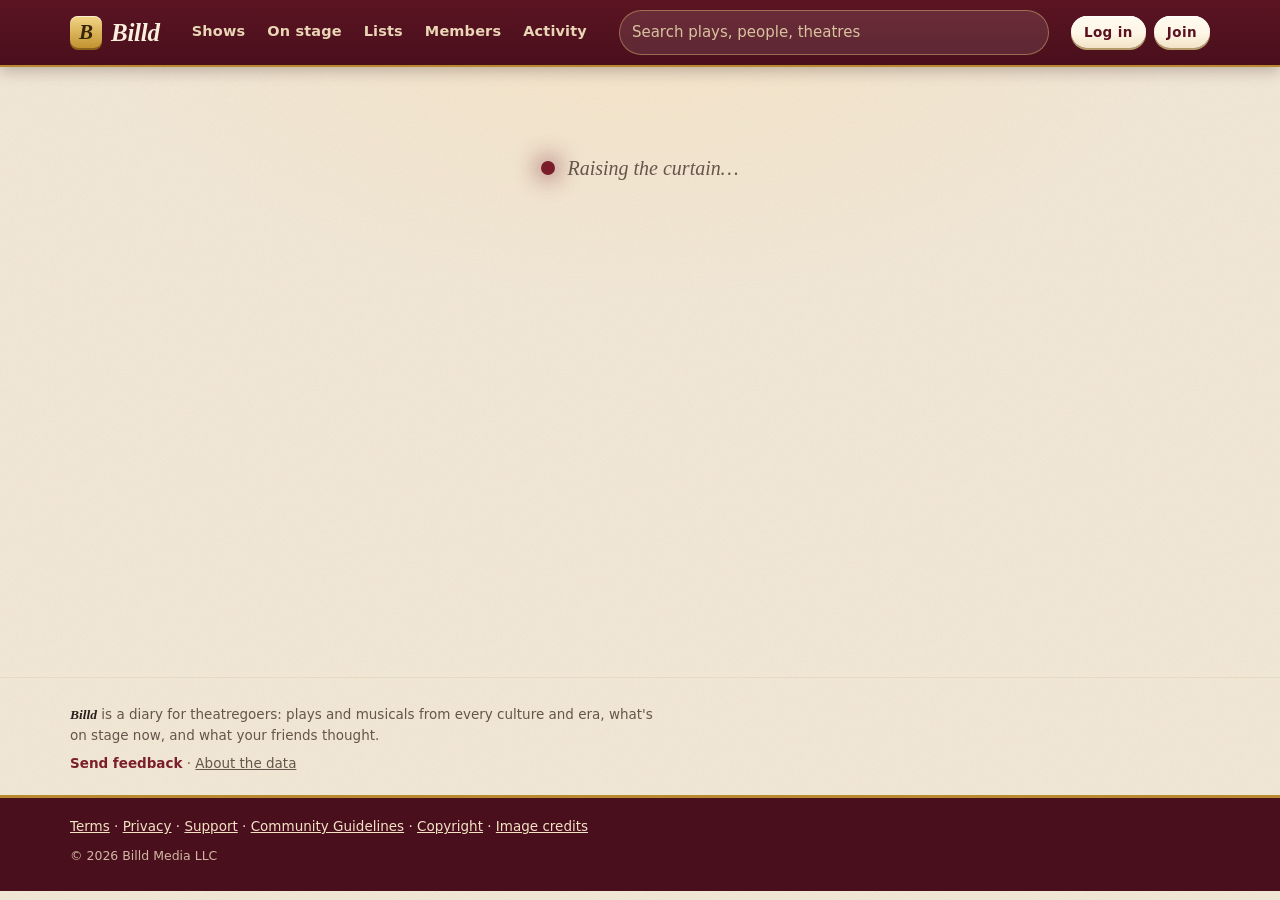
<file: index.html>
<!doctype html>
<html lang="en">
<head>
<meta charset="utf-8">
<meta name="viewport" content="width=device-width, initial-scale=1, viewport-fit=cover">
<meta http-equiv="Content-Security-Policy" content="default-src 'self'; script-src 'self'; style-src 'self' 'unsafe-inline' https://fonts.googleapis.com; font-src https://fonts.gstatic.com; img-src 'self' data: https:; connect-src 'self' https://*.supabase.co wss://*.supabase.co https://api.web3forms.com; object-src 'none'; base-uri 'none'; form-action 'self'">
<meta name="referrer" content="strict-origin-when-cross-origin">
<meta name="tdm-reservation" content="1">
<meta name="robots" content="noai, noimageai">
<title>Billd</title>
<meta name="description" content="Billd: keep a diary of the plays and musicals you see, rate and review them, find what's on stage now, and follow friends.">
<meta name="theme-color" content="#4a0f1c">
<link rel="manifest" href="manifest.webmanifest">
<link rel="icon" href="icons/icon.svg" type="image/svg+xml">
<link rel="apple-touch-icon" href="icons/apple-touch-icon.png">
<meta name="apple-mobile-web-app-capable" content="yes">
<meta name="mobile-web-app-capable" content="yes">
<meta name="apple-mobile-web-app-status-bar-style" content="black-translucent">
<meta name="apple-mobile-web-app-title" content="Billd">
<link rel="preconnect" href="https://fonts.googleapis.com">
<link rel="preconnect" href="https://fonts.gstatic.com" crossorigin>
<link rel="stylesheet" href="https://fonts.googleapis.com/css2?family=Playfair+Display:ital,wght@0,400;0,600;0,700;0,800;1,500;1,600;1,700;1,800&family=DM+Sans:opsz,wght@9..40,400;9..40,500;9..40,600;9..40,700&family=Caveat:wght@500;600&family=Oswald:wght@500;700&display=swap">
<link rel="stylesheet" href="app.css">
<script src="theme.js"></script>
</head>
<body>
<a class="skip" href="#main">Skip to content</a>
<header class="top">
  <div class="top-in">
    <a class="logo" href="#/" aria-label="Billd home"><span class="logo-mark" aria-hidden="true">B</span><span class="logo-word">Billd</span></a>
    <nav class="nav" aria-label="Main">
      <a href="#/browse" data-nav="browse">Shows</a>
      <a href="#/onstage" data-nav="onstage">On stage</a>
      <a href="#/lists" data-nav="lists">Lists</a>
      <a href="#/members" data-nav="members">Members</a>
      <a href="#/activity" data-nav="activity">Activity</a>
    </nav>
    <form class="search" id="search-form" role="search">
      <label class="vh" for="q">Search plays, playwrights, actors and theatres</label>
      <input id="q" type="search" placeholder="Search plays, people, theatres" autocomplete="off" enterkeyhint="search">
    </form>
    <div class="acct" id="acct"></div>
  </div>
</header>

<!-- A member waiting for approval, or suspended, sees why they can't post -->
<div class="standing" id="standing" role="status" hidden></div>
<!-- Members who joined before the Terms were switched on accept them once -->
<div class="standing terms-bar" id="terms-bar" role="status" hidden></div>
<!-- Diary changes made offline, waiting on this device to be sent (outbox.js) -->
<div class="standing sync-bar" id="sync-bar" role="status" aria-live="polite" hidden></div>

<main id="main" tabindex="-1">
  <div class="loading" id="loading"><span class="spot" aria-hidden="true"></span>Raising the curtain…</div>

  <!-- Browse keeps its filters and scroll while you visit plays, so it is not re-rendered -->
  <section class="view" id="v-browse" hidden aria-labelledby="browse-h">
    <div class="wrap browse">
      <aside class="rail" id="rail" aria-label="Filters">
        <div class="rail-head"><h2>Filter</h2><button class="linkbtn" id="reset" type="button">Clear all</button></div>
        <div id="facets"></div>
        <p class="about" id="gen"></p>
        <button class="btn rail-done" id="rail-done" type="button">Show results</button>
      </aside>
      <div class="results">
        <div class="results-head">
          <h1 id="browse-h" class="h1">Shows</h1>
          <div class="count" id="count"></div>
        </div>
        <div class="toolbar">
          <button class="btn ghost rail-toggle" id="rail-toggle" type="button" aria-expanded="false" aria-controls="rail">Filters</button>
          <label class="sort">Sort
            <select id="sort">
              <option value="popular">Popular</option>
              <option value="recent">Recently staged</option>
              <option value="rated">Highest rated</option>
              <option value="year">Date written</option>
              <option value="title">Title</option>
            </select>
          </label>
          <div class="seg" role="tablist" aria-label="Layout">
            <button role="tab" type="button" data-layout="posters" aria-selected="true">Posters</button>
            <button role="tab" type="button" data-layout="list" aria-selected="false">List</button>
            <button role="tab" type="button" data-layout="timeline" aria-selected="false">Timeline</button>
            <button role="tab" type="button" data-layout="traditions" aria-selected="false">Traditions</button>
          </div>
        </div>
        <div class="active" id="active" hidden aria-label="Active filters"></div>
        <div id="b-posters" class="grid"></div>
        <ul id="b-list" class="list" hidden></ul>
        <div id="b-timeline" hidden>
          <div class="tl-key"><span><i class="solid"></i>attested date</span><span><i class="hollow"></i>conjectural date</span><span><i class="bar"></i>date range</span></div>
          <div class="tl-wrap"><div class="tl-inner" id="tl-inner"><canvas id="tl" role="img" aria-label="Timeline of plays by tradition"></canvas><div class="tip" id="tip" hidden></div></div></div>
        </div>
        <div id="b-traditions" hidden></div>
        <button class="btn ghost more" id="more" type="button" hidden>Show more</button>
      </div>
    </div>
  </section>

  <!-- Every other page is drawn here from the address (#/play/…, #/u/…, #/list/…) -->
  <section class="view" id="page" hidden></section>
</main>

<nav class="tabbar" aria-label="Main">
  <a href="#/" data-tab="home"><svg viewBox="0 0 24 24" aria-hidden="true"><path d="M3 11 12 4l9 7v9a1 1 0 0 1-1 1h-5v-6H9v6H4a1 1 0 0 1-1-1z"/></svg>Home</a>
  <a href="#/browse" data-tab="browse"><svg viewBox="0 0 24 24" aria-hidden="true"><path d="M4 4h7v7H4zM13 4h7v7h-7zM4 13h7v7H4zM13 13h7v7h-7z"/></svg>Shows</a>
  <button type="button" id="tab-log" class="tab-log" aria-label="Log a show"><svg viewBox="0 0 24 24" aria-hidden="true"><path d="M11 5h2v6h6v2h-6v6h-2v-6H5v-2h6z"/></svg></button>
  <a href="#/activity" data-tab="activity"><svg viewBox="0 0 24 24" aria-hidden="true"><path d="M3 12h4l3-7 4 14 3-7h4" fill="none" stroke="currentColor" stroke-width="2" stroke-linejoin="round"/></svg>Activity</a>
  <a href="#/me" data-tab="me"><svg viewBox="0 0 24 24" aria-hidden="true"><circle cx="12" cy="8" r="4"/><path d="M4 21c0-4.4 3.6-7 8-7s8 2.6 8 7z"/></svg>Profile</a>
</nav>

<footer class="foot" id="foot">
  <div class="wrap">
    <p><b>Billd</b> is a diary for theatregoers: plays and musicals from every culture and era, what's on stage now, and what your friends thought.</p>
    <p class="foot-links"><button class="linkbtn" id="fb-open" type="button" aria-haspopup="dialog">Send feedback</button> · <a href="#/about">About the data</a><span id="install-wrap" hidden> · <button class="linkbtn" id="install" type="button" data-install>Install the app</button></span></p>
  </div>
  <div class="foot-legal">
    <div class="wrap">
      <p class="foot-links"><a href="#/terms">Terms</a> · <a href="/privacy/">Privacy</a> · <a href="/support/">Support</a> · <a href="#/guidelines">Community Guidelines</a> · <a href="#/copyright">Copyright</a> · <a href="#/credits">Image credits</a></p>
      <p class="copy">© 2026 Billd Media LLC</p>
    </div>
  </div>
</footer>

<div class="toast" id="toast" role="status" aria-live="polite" hidden></div>
<div class="checkin-bar" id="checkin-bar" role="dialog" aria-label="Check in" hidden></div>

<!-- Sign in / create account -->
<dialog class="dlg" id="auth" aria-labelledby="auth-title">
  <button class="close" type="button" data-close aria-label="Close">×</button>
  <h2 id="auth-title">Welcome back</h2>
  <div class="seg auth-seg" role="tablist" aria-label="Account">
    <button role="tab" type="button" data-auth="in" aria-selected="true">Log in</button>
    <button role="tab" type="button" data-auth="up" aria-selected="false">Create account</button>
  </div>
  <div class="auth-alt" id="auth-alt">
    <button class="btn ghost google-btn" type="button" id="auth-google"><svg viewBox="0 0 48 48" width="18" height="18" aria-hidden="true"><path fill="#EA4335" d="M24 9.5c3.54 0 6.71 1.22 9.21 3.6l6.85-6.85C35.9 2.38 30.47 0 24 0 14.62 0 6.51 5.38 2.56 13.22l7.98 6.19C12.43 13.72 17.74 9.5 24 9.5z"/><path fill="#4285F4" d="M46.98 24.55c0-1.57-.15-3.09-.38-4.55H24v9.02h12.94c-.58 2.96-2.26 5.48-4.78 7.18l7.73 6c4.51-4.18 7.09-10.36 7.09-17.65z"/><path fill="#FBBC05" d="M10.53 28.59c-.48-1.45-.76-2.99-.76-4.59s.27-3.14.76-4.59l-7.98-6.19C.92 16.46 0 20.12 0 24c0 3.88.92 7.54 2.56 10.78l7.97-6.19z"/><path fill="#34A853" d="M24 48c6.48 0 11.93-2.13 15.89-5.81l-7.73-6c-2.15 1.45-4.92 2.3-8.16 2.3-6.26 0-11.57-4.22-13.47-9.91l-7.98 6.19C6.51 42.62 14.62 48 24 48z"/></svg><span>Continue with Google</span></button>
    <button class="btn apple-btn" type="button" id="auth-apple" hidden><svg viewBox="0 0 384 512" width="16" height="18" aria-hidden="true"><path fill="currentColor" d="M318.7 268.7c-.2-36.7 16.4-64.4 50-84.8-18.8-26.9-47.2-41.7-84.7-44.6-35.5-2.8-74.3 20.7-88.5 20.7-15 0-49.4-19.7-76.4-19.7C63.3 141.2 4 184.8 4 273.5q0 39.3 14.4 81.2c12.8 36.7 59 126.7 107.2 125.2 25.2-.6 43-17.9 75.8-17.9 31.8 0 48.3 17.9 76.4 17.9 48.6-.7 90.4-82.5 102.6-119.3-65.2-30.7-61.7-90-61.7-91.9zm-56.6-164.2c27.3-32.4 24.8-61.9 24-72.5-24.1 1.4-52 16.4-67.9 34.9-17.5 19.8-27.8 44.3-25.6 71.9 26.1 2 49.9-11.4 69.5-34.3z"/></svg><span>Continue with Apple</span></button>
    <div class="inapp" id="auth-inapp" hidden role="status"></div>
    <p class="auth-or"><span>or with your email</span></p>
  </div>
  <form id="auth-form" novalidate>
    <div class="field" id="auth-user-f" hidden>
      <label for="auth-user">Username</label>
      <input id="auth-user" autocomplete="username" maxlength="20" pattern="[a-z0-9_]{3,20}" autocapitalize="none" spellcheck="false">
      <p class="hint">3 to 20 lowercase letters, numbers or _. It's your profile address.</p>
    </div>
    <div class="field" id="auth-name-f" hidden>
      <label for="auth-name">Your name <span class="opt">(optional)</span></label>
      <input id="auth-name" autocomplete="name" maxlength="50" autocapitalize="words">
      <p class="hint">How it's shown on your reviews, like “Aylie” or “Aylie Smith”.</p>
    </div>
    <div class="field">
      <label for="auth-email">Email</label>
      <input id="auth-email" type="email" autocomplete="email" required>
    </div>
    <div class="field" id="auth-pass-f">
      <label for="auth-pass">Password</label>
      <input id="auth-pass" type="password" autocomplete="current-password" minlength="8" required>
    </div>
    <div class="terms-ok" id="auth-terms-f" hidden>
      <input type="checkbox" id="auth-terms">
      <label for="auth-terms">I agree to Billd's <a href="#/terms" target="_blank" rel="noopener">Terms of Use</a> and <a href="#/guidelines" target="_blank" rel="noopener">Community Guidelines</a>, and I've read the <a href="#/privacy" target="_blank" rel="noopener">Privacy Policy</a>.</label>
    </div>
    <p class="note" id="auth-note" role="status" aria-live="polite" hidden></p>
    <div class="acts">
      <button class="linkbtn" type="button" id="auth-forgot">Forgot password?</button>
      <button class="btn" type="submit" id="auth-go">Log in</button>
    </div>
  </form>
</dialog>

<!-- A member who joined with Google chooses their username -->
<dialog class="dlg" id="pickname" aria-labelledby="pn-title">
  <h2 id="pn-title">Choose your username</h2>
  <p class="hint" style="margin-top:6px">It's your profile address on Billd (billd.theater/#/u/<b id="pn-show">…</b>) and how other members find you.</p>
  <form id="pn-form" novalidate>
    <div class="field">
      <label for="pn-user">Username</label>
      <input id="pn-user" autocomplete="username" maxlength="20" pattern="[a-z0-9_]{3,20}" autocapitalize="none" spellcheck="false" required>
      <p class="hint">3 to 20 lowercase letters, numbers or _.</p>
    </div>
    <div class="field">
      <label for="pn-name">Your name <span class="opt">(optional)</span></label>
      <input id="pn-name" autocomplete="name" maxlength="50" autocapitalize="words">
      <p class="hint">How it's shown on your reviews. You can change both later in Settings.</p>
    </div>
    <!-- shown when the Terms are live and this member hasn't accepted them yet (Google or Apple sign-up) -->
    <div class="terms-ok" id="pn-terms-f" hidden>
      <input type="checkbox" id="pn-terms">
      <label for="pn-terms">I agree to Billd's <a href="#/terms" target="_blank" rel="noopener">Terms of Use</a> and <a href="#/guidelines" target="_blank" rel="noopener">Community Guidelines</a>, and I've read the <a href="#/privacy" target="_blank" rel="noopener">Privacy Policy</a>.</label>
    </div>
    <p class="note" id="pn-note" role="status" aria-live="polite" hidden></p>
    <div class="acts">
      <button class="linkbtn" type="button" id="pn-later">Later</button>
      <button class="btn" type="submit" id="pn-go">Save</button>
    </div>
  </form>
</dialog>

<!-- The diary tour: offered once to a new member, and any time from Settings (app.js, the diary tour) -->
<dialog class="dlg tour" id="tourd" aria-labelledby="tour-title">
  <p class="tour-step" id="tour-step"></p>
  <h2 id="tour-title"></h2>
  <div class="tour-body" id="tour-body"></div>
  <ol class="tour-dots" id="tour-dots" aria-hidden="true"></ol>
  <div class="acts">
    <button class="linkbtn" type="button" id="tour-back"></button>
    <button class="btn" type="button" id="tour-next"></button>
  </div>
</dialog>

<!-- Log a performance / write a review -->
<dialog class="dlg wide" id="logd" aria-labelledby="log-title">
  <button class="close" type="button" data-close aria-label="Close">×</button>
  <div class="log-top">
    <div class="log-poster" id="log-poster"></div>
    <div>
      <p class="kicker" id="log-kicker">I saw…</p>
      <h2 id="log-title"></h2>
      <p class="log-meta" id="log-meta"></p>
    </div>
  </div>
  <div class="field" id="log-pick-f" hidden>
    <label for="log-pick">Which show?</label>
    <input id="log-pick" type="search" placeholder="Start typing a title" autocomplete="off">
    <ul class="pick" id="log-pick-list"></ul>
  </div>
  <form id="log-form" novalidate>
    <div class="log-grid">
      <div class="field">
        <label for="log-date">Date seen <span class="opt">and time</span></label>
        <div class="log-when"><input id="log-date" type="date"><label class="vh" for="log-time">Time (optional)</label><input id="log-time" type="time" step="300"></div>
      </div>
      <div class="field">
        <label for="log-venue">Theatre <span class="opt">(optional)</span></label>
        <input id="log-venue" list="log-venues" maxlength="160" autocomplete="off">
        <datalist id="log-venues"></datalist>
        <p class="hint">Production not listed? <button class="linkbtn" type="button" id="log-addprod">Add it</button></p>
      </div>
      <div class="field">
        <label for="log-city">City <span class="opt">(optional)</span></label>
        <input id="log-city" maxlength="120" autocomplete="off">
      </div>
    </div>
    <div class="log-row">
      <div class="field">
        <span class="label" id="log-rate-l">Rating</span>
        <div class="rate big" id="log-rate" data-rate="0"></div>
      </div>
      <button type="button" class="like-toggle" id="log-like" aria-pressed="false"><span class="heart" aria-hidden="true">♥</span> Like</button>
    </div>
    <div class="field">
      <label for="log-review">Review <span class="opt">(optional)</span></label>
      <textarea id="log-review" maxlength="10000" placeholder="What did you think?"></textarea>
    </div>
    <div class="checks">
      <label class="check"><input type="checkbox" id="log-spoil"> Contains spoilers</label>
      <label class="check"><input type="checkbox" id="log-rewatch"> I'd seen it before</label>
    </div>
    <div class="field" id="log-vis-f">
      <label for="log-vis">Who can see this</label>
      <select id="log-vis">
        <option value="public">Everyone</option>
        <option value="friends">Friends: the people you follow</option>
        <option value="private">Only me</option>
      </select>
    </div>
    <p class="note" id="log-note" role="status" aria-live="polite" hidden></p>
    <div class="acts">
      <button class="linkbtn danger" type="button" id="log-del" hidden>Delete entry</button>
      <button class="btn" type="submit" id="log-save">Save</button>
    </div>
  </form>
</dialog>

<!-- Plan a date to see a show: a reminder on the phone, and a calendar file -->
<dialog class="dlg" id="pland" aria-labelledby="plan-title">
  <button class="close" type="button" data-close aria-label="Close">×</button>
  <p class="kicker">I'm going to see…</p>
  <h2 id="plan-title"></h2>
  <form id="plan-form" novalidate>
    <div class="log-grid">
      <div class="field"><label for="plan-date">Date</label><input id="plan-date" type="date" required></div>
      <div class="field"><label for="plan-time">Curtain up <span class="opt">(optional)</span></label><input id="plan-time" type="time"></div>
    </div>
    <div class="log-grid">
      <div class="field"><label for="plan-venue">Theatre <span class="opt">(optional)</span></label><input id="plan-venue" list="log-venues" maxlength="160" autocomplete="off"></div>
      <div class="field"><label for="plan-city">City <span class="opt">(optional)</span></label><input id="plan-city" maxlength="120" autocomplete="off"></div>
    </div>
    <div class="field" id="plan-remind-f" hidden>
      <label for="plan-remind">Remind me</label>
      <select id="plan-remind">
        <option value="">No reminder</option>
        <option value="eve">The evening before (6 pm)</option>
        <option value="morning">The morning of the show (9 am)</option>
        <option value="3h">3 hours before curtain up</option>
      </select>
    </div>
    <label class="check" id="plan-nudge-f" hidden><input type="checkbox" id="plan-nudge" checked> Check in on the night, and a nudge the next morning to log it</label>
    <label class="check" id="plan-geo-f" hidden><input type="checkbox" id="plan-geo"> When I'm at the theatre, offer to check in (uses my location once, only while Billd is open)</label>
    <p class="hint" id="plan-about">Kept on this device. After the date, Billd asks how it was, so you can log it.</p>
    <p class="note" id="plan-note" role="status" aria-live="polite" hidden></p>
    <div class="acts">
      <button class="linkbtn danger" type="button" id="plan-del" hidden>Remove plan</button>
      <button class="btn ghost" type="button" id="plan-ics">Add to calendar</button>
      <button class="btn" type="submit" id="plan-save">Save</button>
    </div>
  </form>
</dialog>

<!-- Add to a list -->
<dialog class="dlg" id="listd" aria-labelledby="listd-title">
  <button class="close" type="button" data-close aria-label="Close">×</button>
  <h2 id="listd-title">Add to lists</h2>
  <p class="kicker" id="listd-play"></p>
  <ul class="mylists" id="listd-items"></ul>
  <form id="listd-new" class="inline-new">
    <label class="vh" for="listd-name">New list name</label>
    <input id="listd-name" placeholder="New list…" maxlength="100">
    <button class="btn" type="submit">Create</button>
  </form>
</dialog>

<!-- Which production: asked when a play is marked seen, liked or rated -->
<dialog class="dlg" id="prodpick" aria-labelledby="pp-title">
  <button class="close" type="button" data-close aria-label="Close">×</button>
  <h2 id="pp-title">Which production did you see?</h2>
  <p class="kicker" id="pp-play"></p>
  <label class="vh" for="pp-q">Search this play's productions</label>
  <input id="pp-q" type="search" placeholder="Search theatres, cities, cast…" autocomplete="off">
  <ul class="pick pp-list" id="pp-list"></ul>
  <p class="pp-skip"><button class="linkbtn" type="button" id="pp-skip">Not sure, or not listed? Just mark the play</button></p>
</dialog>

<!-- Suggest a play Billd doesn't have -->
<dialog class="dlg" id="suggplay" aria-labelledby="sp-title">
  <button class="close" type="button" data-close aria-label="Close">×</button>
  <h2 id="sp-title">Suggest a play</h2>
  <p class="hint" style="margin:10px 0 0">Billd doesn't have every play yet. Tell us about it and the team will add it.</p>
  <form id="sp-form" novalidate>
    <div class="field"><label for="sp-name">Title</label><input id="sp-name" maxlength="300" required></div>
    <div class="field"><label for="sp-by">Playwright <span class="opt">(if you know)</span></label><input id="sp-by" maxlength="300"></div>
    <div class="field"><label for="sp-year">Year written or first staged <span class="opt">(if you know)</span></label><input id="sp-year" maxlength="40" inputmode="numeric"></div>
    <div class="field"><label for="sp-url">A link about it <span class="opt">(optional)</span></label><input id="sp-url" type="url" maxlength="1000" placeholder="Wikipedia, the publisher, a theatre's page"></div>
    <div class="field"><label for="sp-notes">Anything else <span class="opt">(optional)</span></label><textarea id="sp-notes" maxlength="2000" style="min-height:4em" placeholder="Where you saw it, for example"></textarea></div>
    <p class="note" id="sp-note" hidden></p>
    <div class="acts"><button class="btn ghost" type="button" data-close>Cancel</button><button class="btn" type="submit">Send</button></div>
  </form>
</dialog>

<!-- The Billd team: confirm an action, with a note -->
<dialog class="dlg" id="modd" aria-labelledby="modd-title">
  <button class="close" type="button" data-close aria-label="Close">×</button>
  <h2 id="modd-title"></h2>
  <form id="modd-form" novalidate>
    <div id="modd-body"></div>
    <div class="field" id="modd-why-f"><label for="modd-why" id="modd-why-l">Note</label><textarea id="modd-why" maxlength="500" style="min-height:4em"></textarea></div>
    <p class="note err" id="modd-note" hidden></p>
    <div class="acts"><button class="btn ghost" type="button" data-close>Cancel</button><button class="btn" type="submit" id="modd-go"></button></div>
  </form>
</dialog>

<!-- Report a review, comment, list or member to the Billd team -->
<dialog class="dlg" id="reportd" aria-labelledby="rep-title">
  <button class="close" type="button" data-close aria-label="Close">×</button>
  <h2 id="rep-title">Report</h2>
  <form id="rep-form" novalidate>
    <p class="hint" id="rep-what" style="margin:0"></p>
    <fieldset class="field"><legend class="label">What's wrong?</legend>
      <div class="radios" id="rep-reasons"></div></fieldset>
    <div class="field"><label for="rep-more">Anything the team should know <span class="opt">(optional)</span></label><textarea id="rep-more" maxlength="800" style="min-height:4em"></textarea></div>
    <div class="terms-ok" id="rep-block-f" hidden><input type="checkbox" id="rep-block"><label for="rep-block">Also block this member: you won't see their posts, and they can't follow you or like or comment on your reviews.</label></div>
    <p class="note" id="rep-note" hidden></p>
    <div class="acts"><button class="btn ghost" type="button" data-close>Cancel</button><button class="btn" type="submit">Send report</button></div>
  </form>
</dialog>

<!-- Accept the Terms of Use (members who joined before they were switched on) -->
<dialog class="dlg" id="termsd" aria-labelledby="terms-title">
  <button class="close" type="button" data-close aria-label="Close">×</button>
  <h2 id="terms-title">Billd's Terms of Use</h2>
  <form id="terms-form" novalidate>
    <p style="margin:0">Billd now has <a href="#/terms" target="_blank" rel="noopener">Terms of Use</a> and <a href="#/guidelines" target="_blank" rel="noopener">Community Guidelines</a>. Please read and accept them to keep logging, reviewing, commenting and following. You can still read everything on Billd without accepting.</p>
    <div class="terms-ok"><input type="checkbox" id="terms-agree"><label for="terms-agree">I agree to the Terms of Use and Community Guidelines</label></div>
    <p class="note" id="terms-note" hidden></p>
    <div class="acts"><button class="btn ghost" type="button" data-close>Not now</button><button class="btn" type="submit">Accept</button></div>
  </form>
</dialog>

<!-- Edit a list, or the profile -->
<dialog class="dlg wide" id="editd" aria-labelledby="edit-title">
  <button class="close" type="button" data-close aria-label="Close">×</button>
  <h2 id="edit-title"></h2>
  <form id="edit-form" novalidate></form>
</dialog>

<!-- Add a production Billd is missing, filled in from its web page -->
<dialog class="dlg wide" id="addprod" aria-labelledby="ap-title">
  <button class="close" type="button" data-close aria-label="Close">×</button>
  <p class="kicker">Add a production</p>
  <h2 id="ap-title"></h2>
  <div id="ap-step1">
    <p class="hint" style="margin-top:10px">Paste the production's page: the theatre's show page, a programme or a review. Billd reads the dates, theatre and cast from it, and you check them before sending.</p>
    <form id="ap-fetch" class="inline-new" style="margin-top:14px">
      <label class="vh" for="ap-url">Production's web address</label>
      <input id="ap-url" type="url" inputmode="url" placeholder="https://www.theatre.org/the-show" autocomplete="off">
      <button class="btn" type="submit" id="ap-go">Get details</button>
    </form>
    <p class="note" id="ap-note" role="status" aria-live="polite" hidden></p>
    <details id="ap-paste-box" style="margin-top:12px">
      <summary class="linkbtn">Or paste the page's text</summary>
      <p class="hint" style="margin:8px 0">Some websites don't let Billd read them. Open the page, select everything (Ctrl+A or ⌘A, or press and hold on a phone), copy, and paste it here.</p>
      <textarea id="ap-paste" placeholder="Paste the page here"></textarea>
      <button class="btn ghost sm" type="button" id="ap-read" style="margin-top:8px">Read the text</button>
    </details>
    <p style="margin-top:14px"><button class="linkbtn" type="button" id="ap-manual">Skip: fill it in myself</button></p>
  </div>
  <form id="ap-form" hidden novalidate>
    <p class="note ok" id="ap-filled" hidden>Filled in from the page. Check each field: fix anything wrong, and leave blank what the page doesn't say.</p>
    <p class="note err" id="ap-mismatch" hidden></p>
    <div class="log-grid">
      <div class="field"><label for="ap-from">Opening</label><input id="ap-from" type="date"></div>
      <div class="field"><label for="ap-venue">Theatre</label><input id="ap-venue" list="ap-venues" maxlength="160" autocomplete="off" required><datalist id="ap-venues"></datalist></div>
      <div class="field"><label for="ap-city">City</label><input id="ap-city" list="ap-cities" maxlength="120" autocomplete="off" required><datalist id="ap-cities"></datalist></div>
    </div>
    <div class="log-grid">
      <div class="field"><label for="ap-to">Closing <span class="opt">(optional)</span></label><input id="ap-to" type="date"></div>
      <div class="field"><label for="ap-dir">Director <span class="opt">(optional)</span></label><input id="ap-dir" maxlength="500" autocomplete="off"></div>
      <div class="field"><label for="ap-lang">Language <span class="opt">(optional)</span></label><input id="ap-lang" list="ap-langs" maxlength="40" autocomplete="off"><datalist id="ap-langs"></datalist></div>
    </div>
    <div class="field"><label for="ap-cast">Cast <span class="opt">(optional, separated by commas; “Actor as Part” where known)</span></label><input id="ap-cast" maxlength="2000" autocomplete="off"></div>
    <div class="field" id="ap-people-f" hidden><span class="label">Also named on the page <span class="opt">(tap to add to the cast)</span></span><div class="chips" id="ap-people"></div></div>
    <div class="field"><label for="ap-adapt">Adapted or translated by <span class="opt">(optional)</span></label><input id="ap-adapt" maxlength="500" autocomplete="off"></div>
    <div class="field"><label for="ap-link">Link</label><input id="ap-link" type="url" maxlength="1000" placeholder="Where this information comes from"></div>
    <div class="field"><label for="ap-notes">Anything else? <span class="opt">(optional)</span></label><textarea id="ap-notes" maxlength="2000" style="min-height:4em" placeholder="A transfer, a tour, a new adaptation…"></textarea></div>
    <p class="note" id="ap-note2" role="status" aria-live="polite" hidden></p>
    <div class="acts"><button class="linkbtn" type="button" id="ap-back">Back</button><button class="btn" type="submit" id="ap-send">Send for review</button></div>
  </form>
</dialog>

<!-- How to put Billd on the home screen -->
<dialog class="dlg" id="installd" aria-labelledby="inst-title">
  <button class="close" type="button" data-close aria-label="Close">×</button>
  <p class="kicker">Get the app</p>
  <h2 id="inst-title">Add Billd to your home screen</h2>
  <div id="inst-steps"></div>
  <div class="acts"><button class="btn" type="button" data-close>Got it</button></div>
</dialog>

<!-- Feedback for the owner of the site -->
<dialog class="dlg" id="fb" aria-labelledby="fb-title" aria-describedby="fb-about">
  <button class="close" type="button" data-close aria-label="Close">×</button>
  <h2 id="fb-title">Feedback</h2>
  <p class="hint" id="fb-about">Tell us what works, what is missing, or what looks wrong.</p>
  <form id="fb-form" novalidate>
    <div class="field">
      <label for="fb-text">Your comment</label>
      <textarea id="fb-text" maxlength="2000" required></textarea>
    </div>
    <div class="field">
      <label for="fb-name">Your name <span class="opt">(optional)</span></label>
      <input id="fb-name" type="text" maxlength="80" autocomplete="name">
    </div>
    <fieldset id="fb-rate">
      <legend class="label">How useful is Billd? <span class="opt">(optional)</span></legend>
      <div class="pills">
        <input type="radio" name="fb-rating" id="fb-r0" value="" checked><label for="fb-r0">Skip</label>
        <input type="radio" name="fb-rating" id="fb-r1" value="1"><label for="fb-r1">1</label>
        <input type="radio" name="fb-rating" id="fb-r2" value="2"><label for="fb-r2">2</label>
        <input type="radio" name="fb-rating" id="fb-r3" value="3"><label for="fb-r3">3</label>
        <input type="radio" name="fb-rating" id="fb-r4" value="4"><label for="fb-r4">4</label>
        <input type="radio" name="fb-rating" id="fb-r5" value="5"><label for="fb-r5">5</label>
      </div>
    </fieldset>
    <p class="note" id="fb-note" role="status" aria-live="polite" hidden></p>
    <div class="acts">
      <button class="linkbtn" type="button" id="fb-copy" hidden>Copy my feedback</button>
      <button class="btn" type="submit" id="fb-send">Send feedback</button>
    </div>
  </form>
  <div id="fb-done" hidden>
    <p class="lead" id="fb-thanks" tabindex="-1">Thank you. Your feedback is on its way.</p>
    <div class="acts"><button class="btn" type="button" data-close>Close</button></div>
  </div>
</dialog>

<script src="config.js"></script>
<script src="native.js"></script>
<script src="social.js"></script>
<script src="outbox.js"></script>
<script src="extract.js"></script>
<script src="app.js"></script>
</body>
</html>
</file>
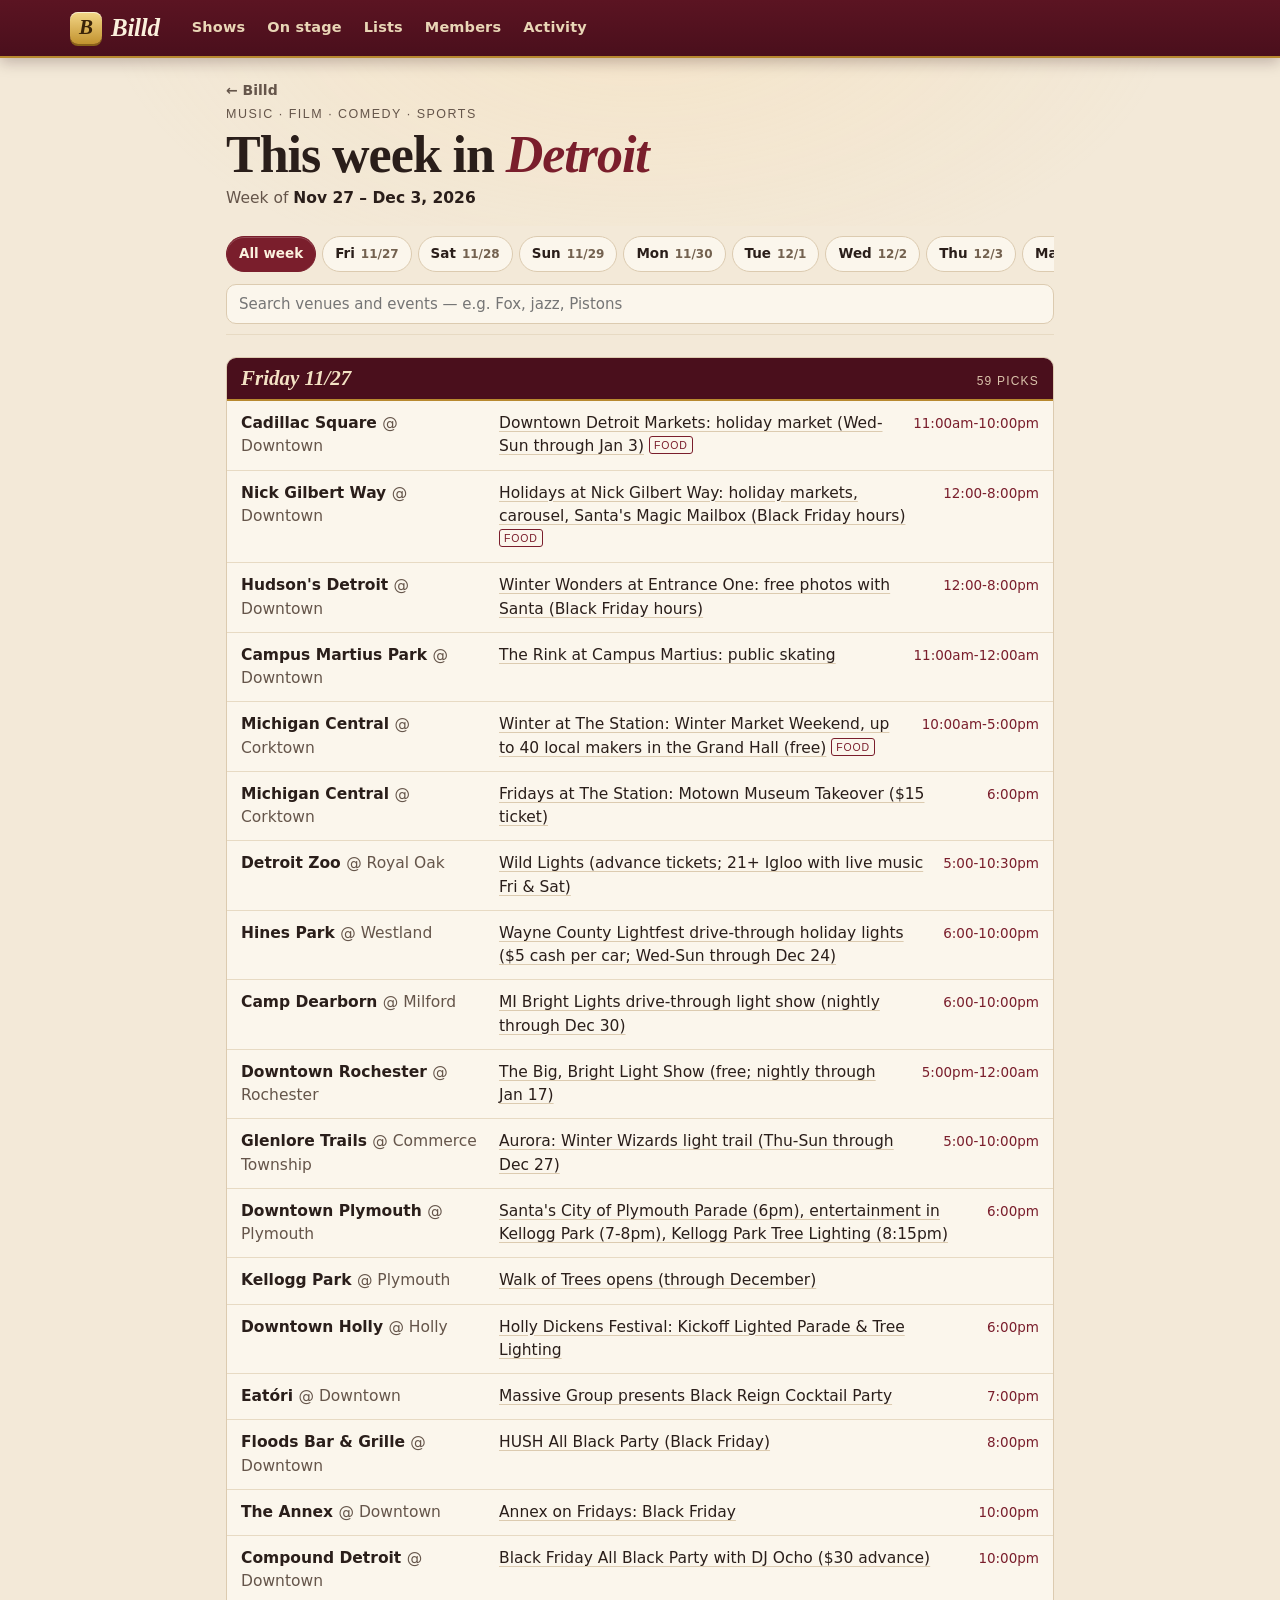
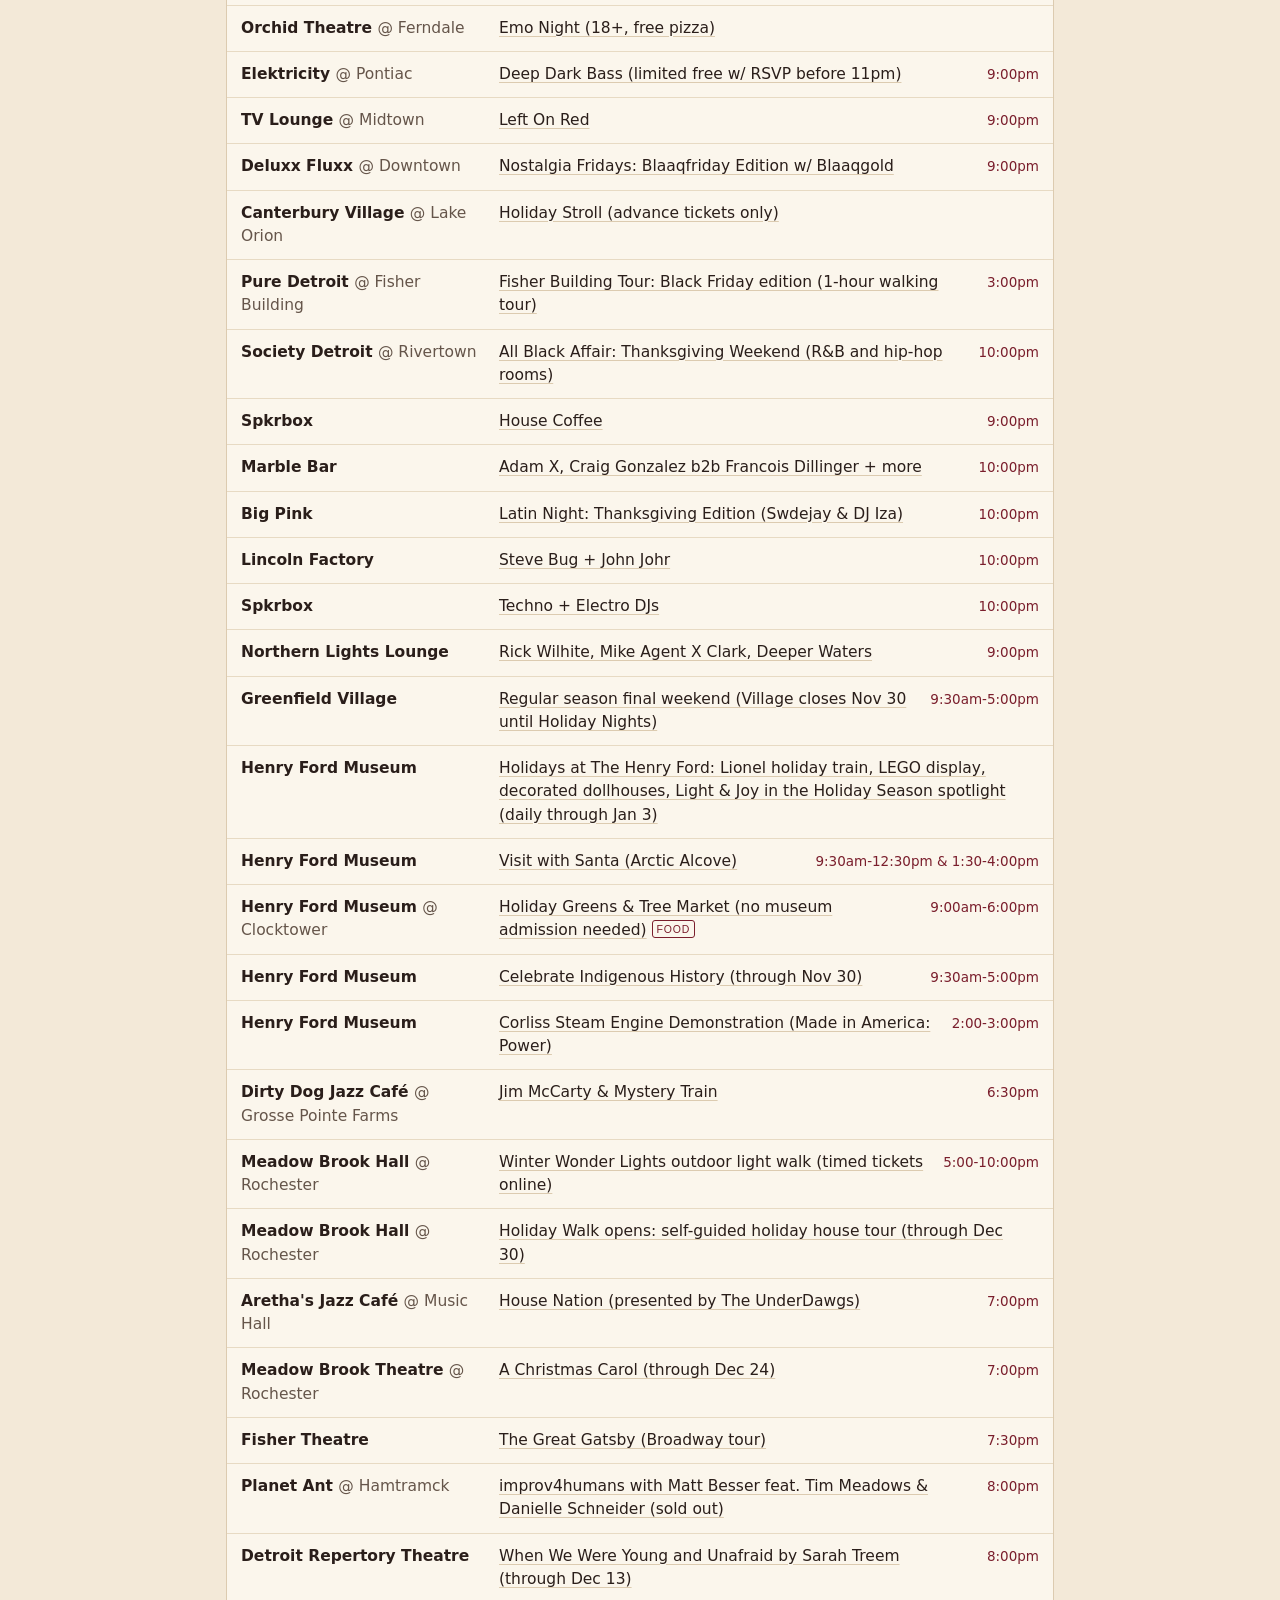
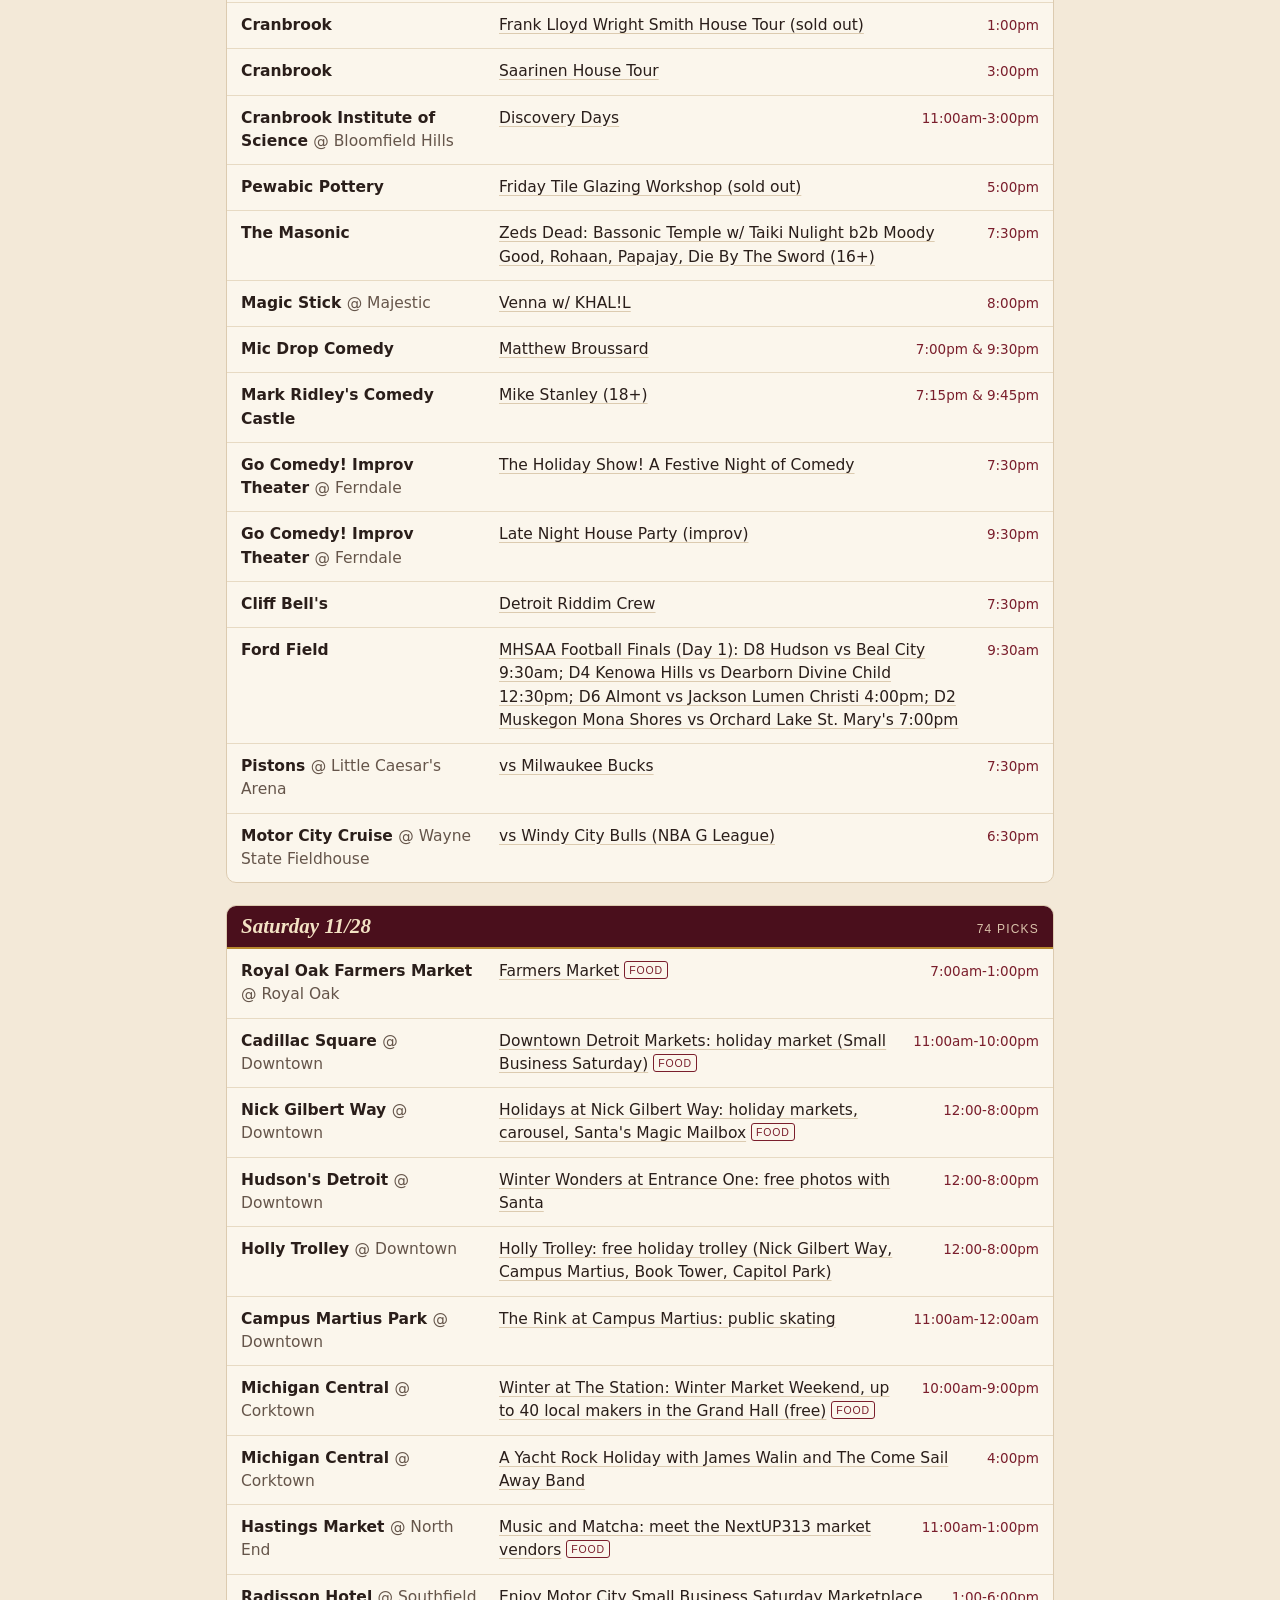
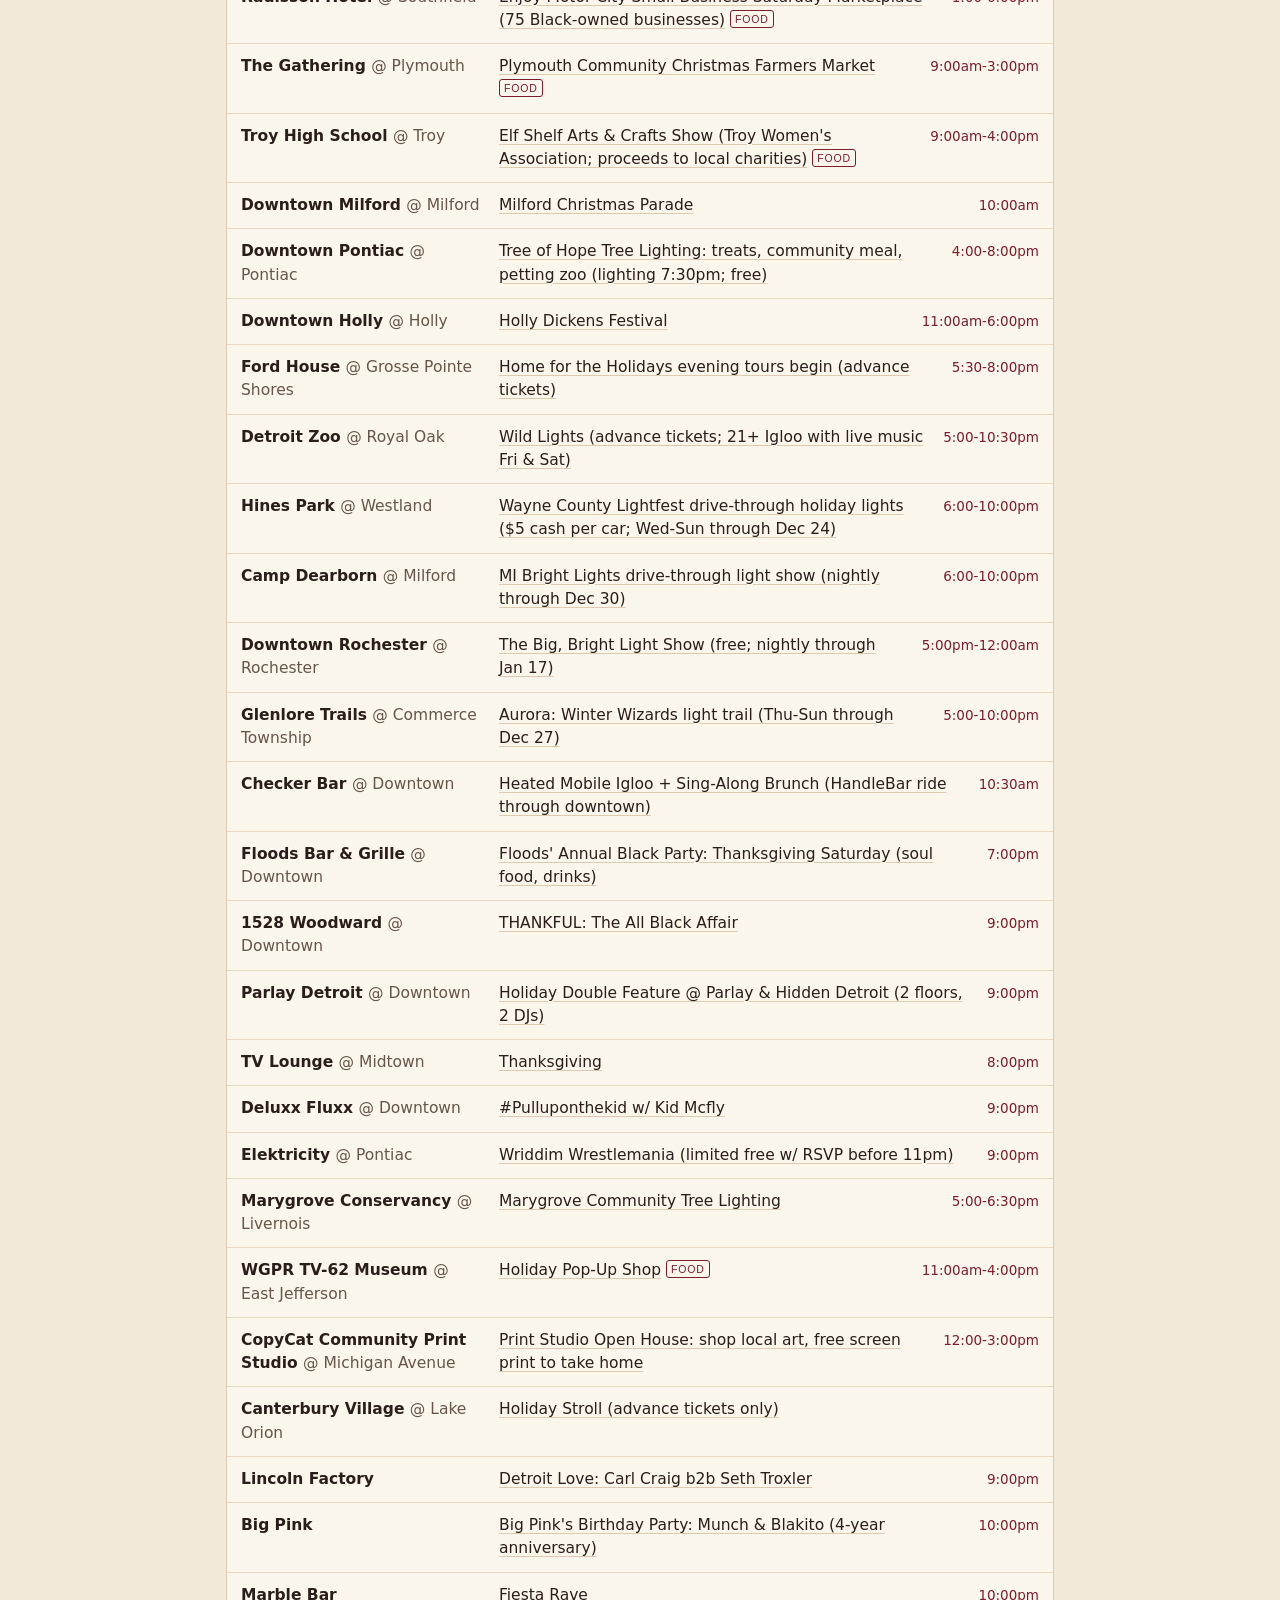
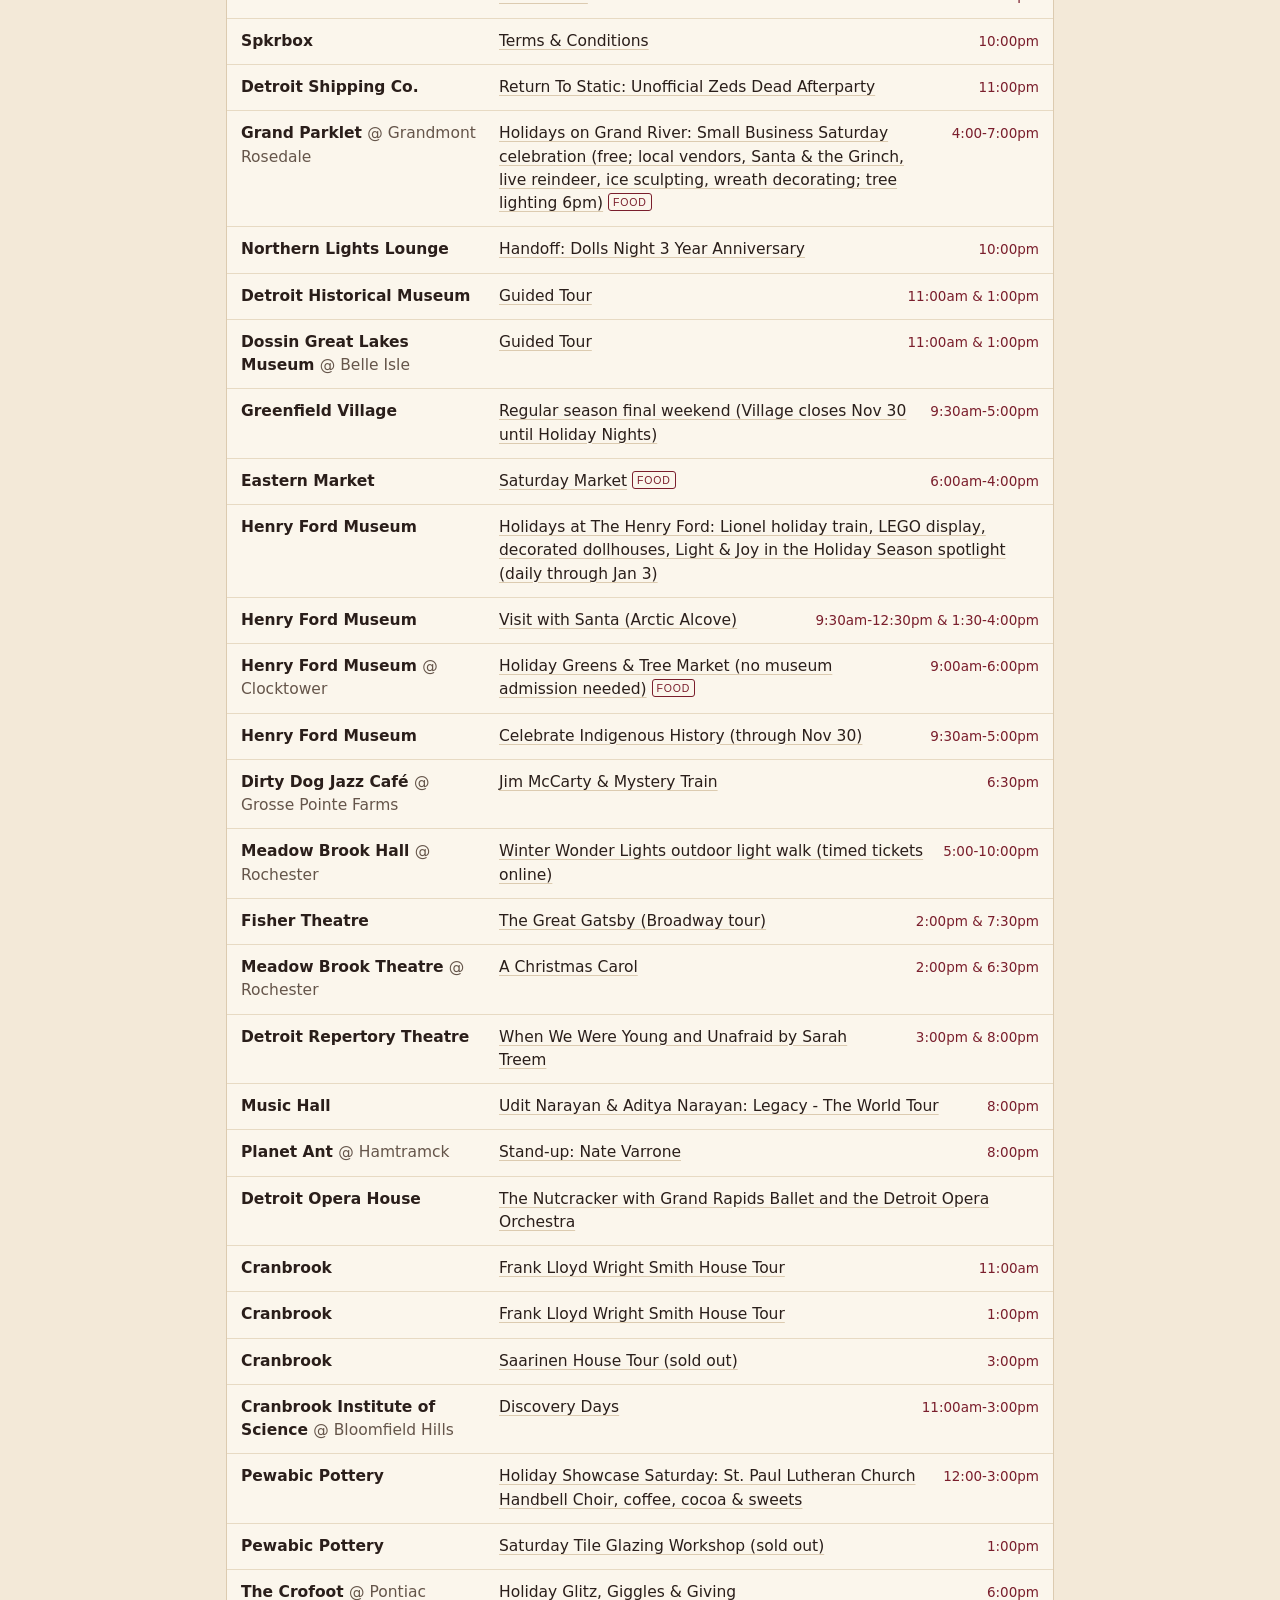
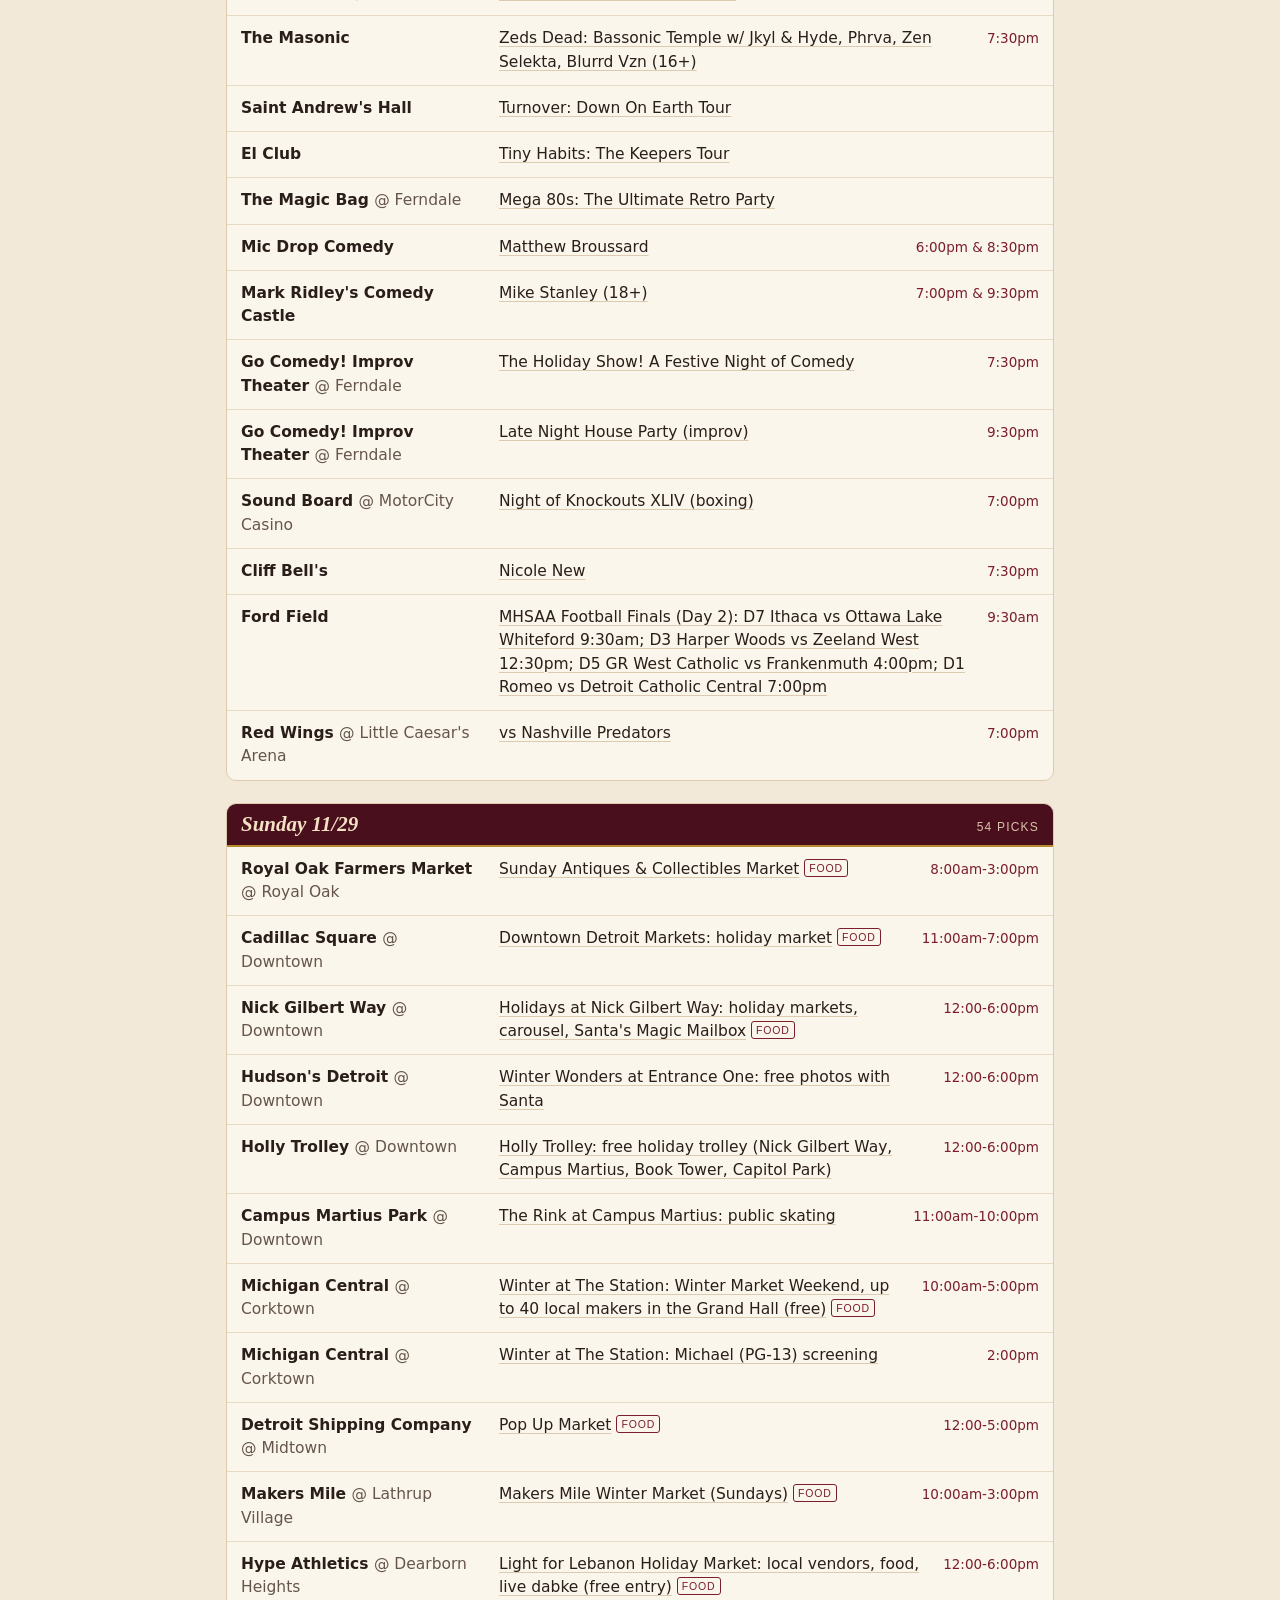
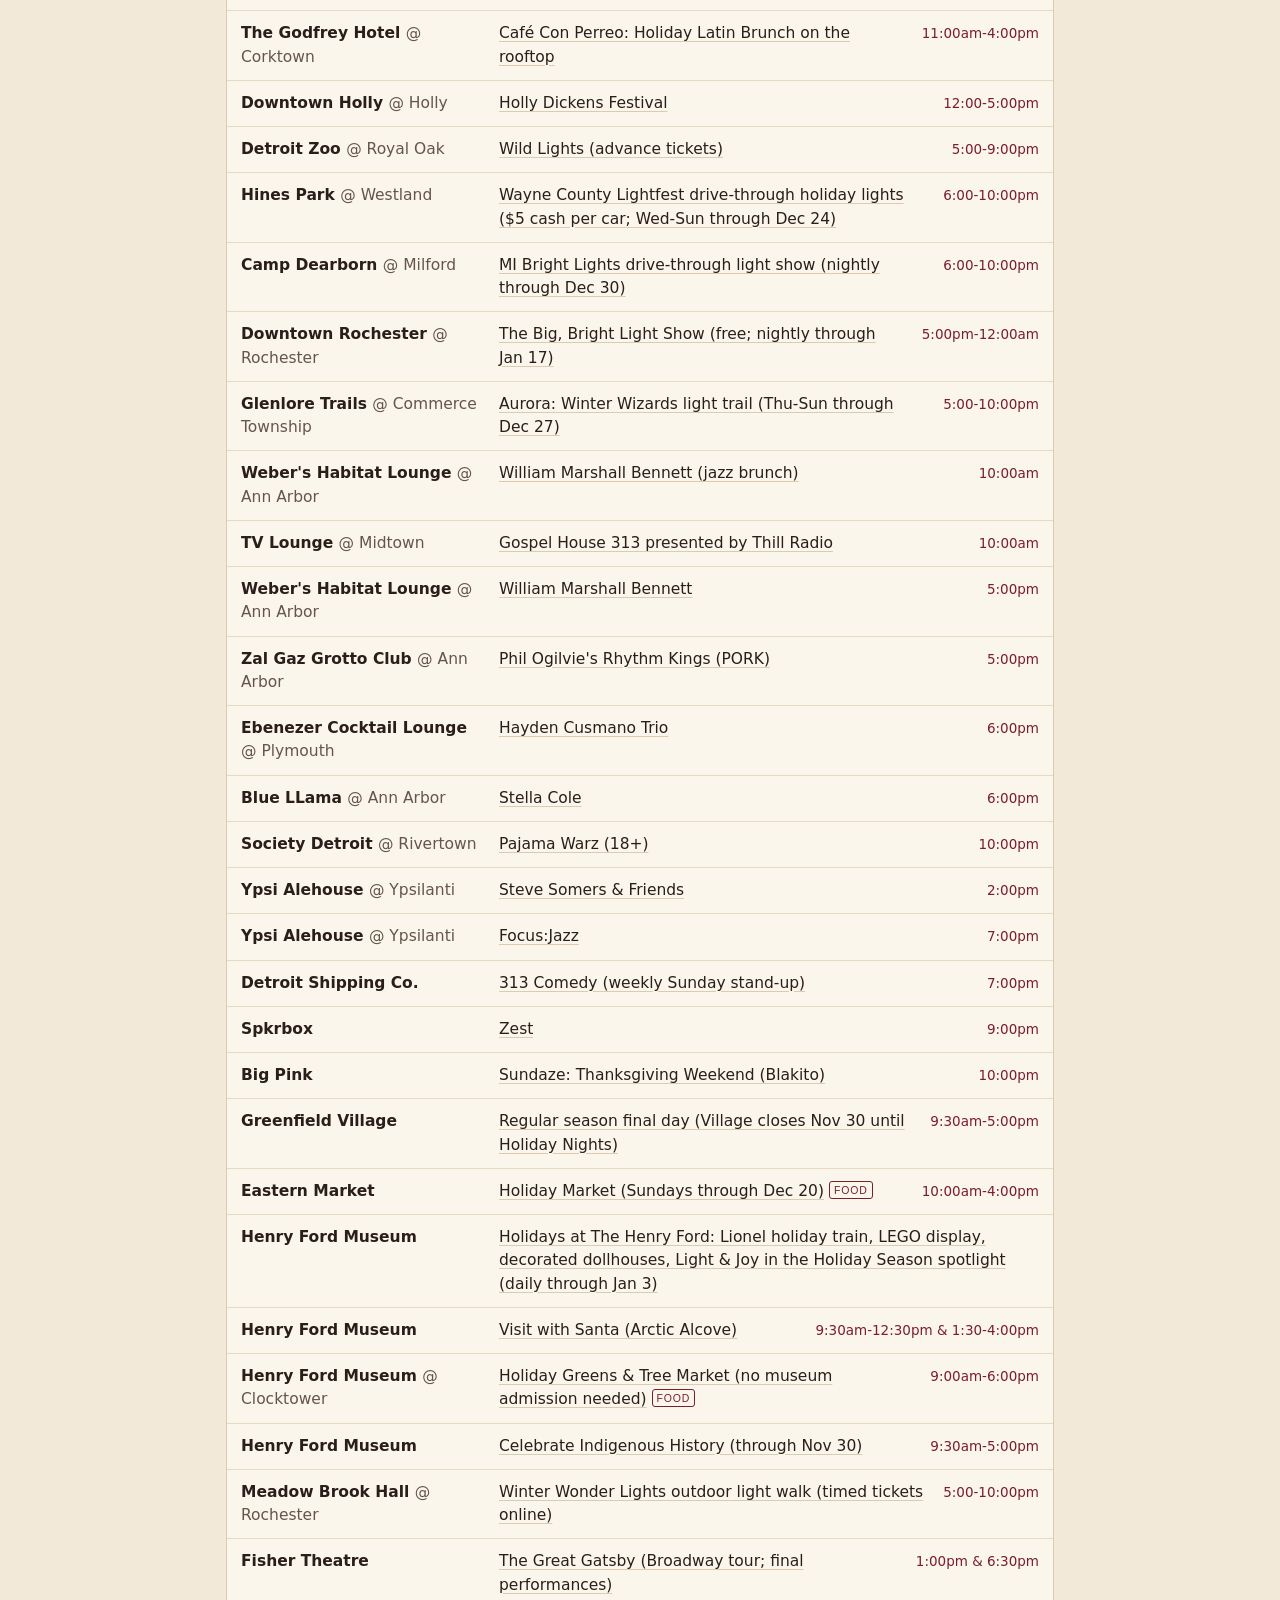
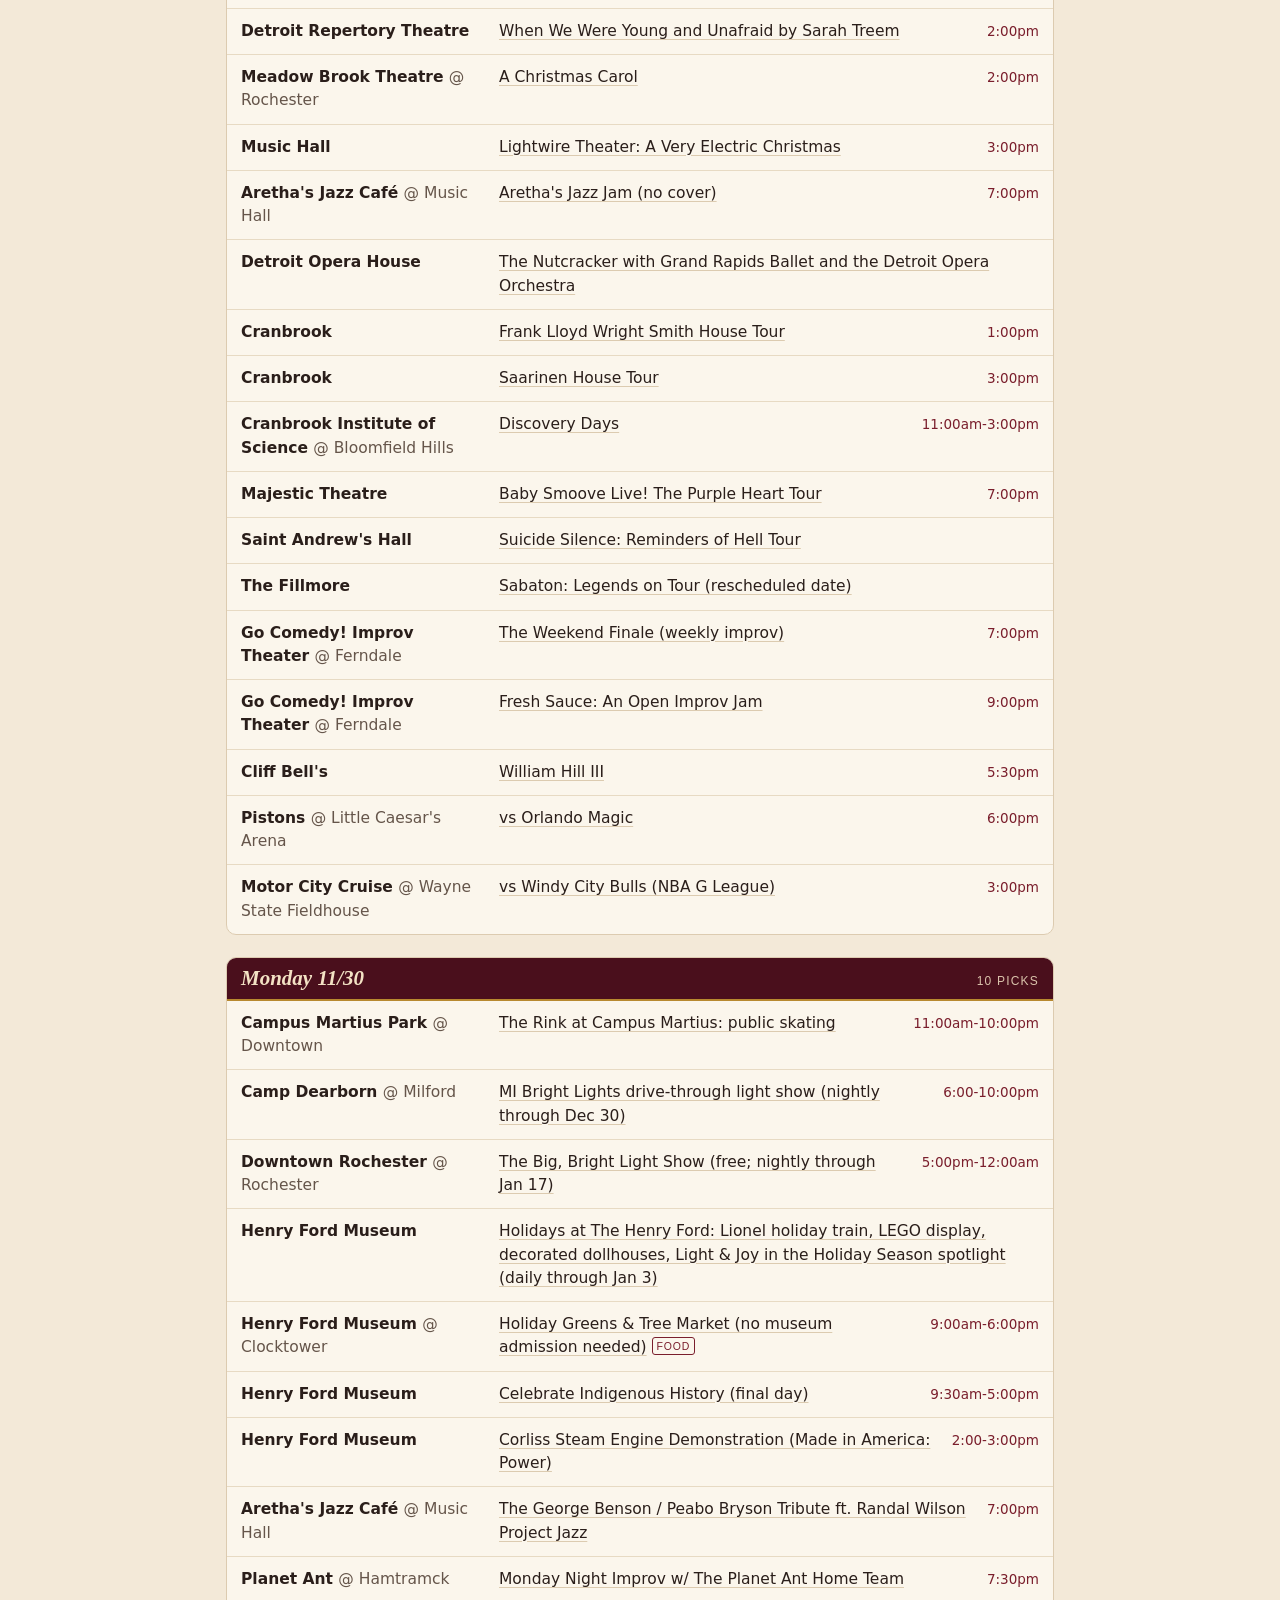
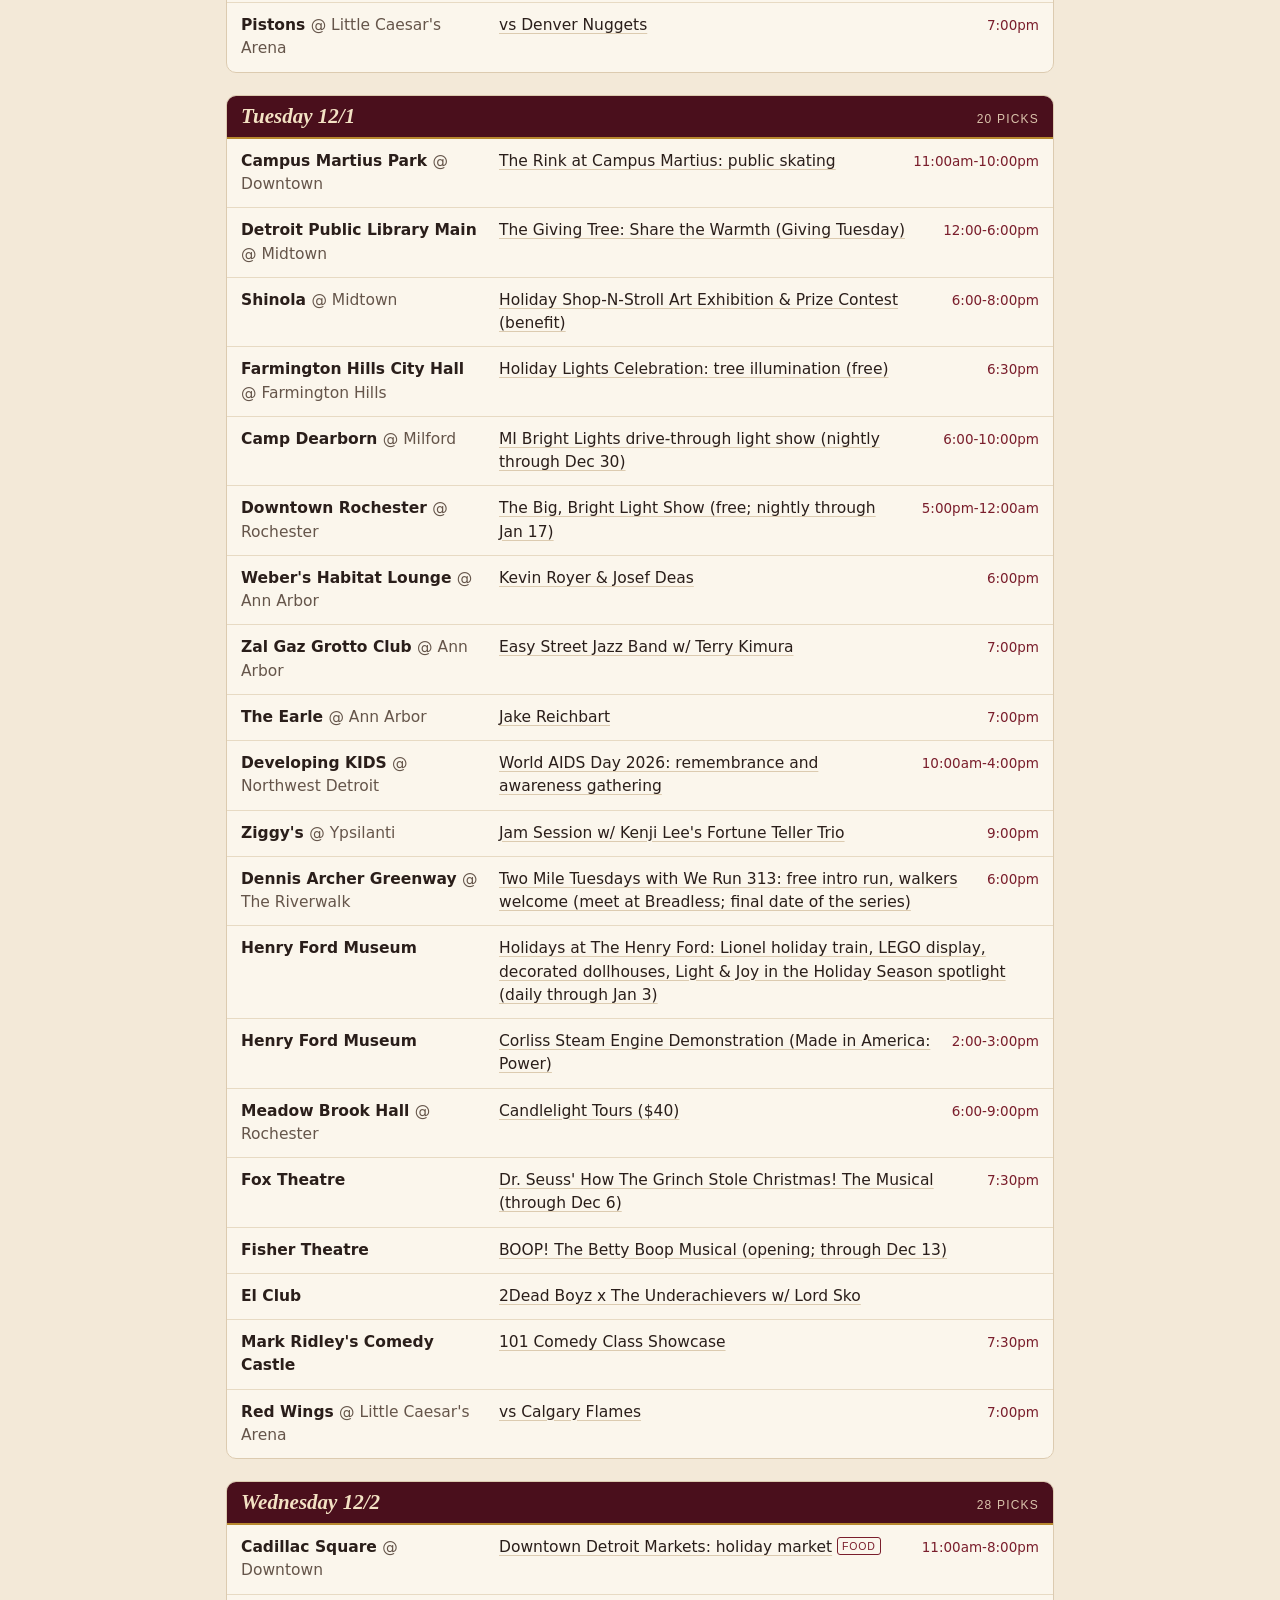
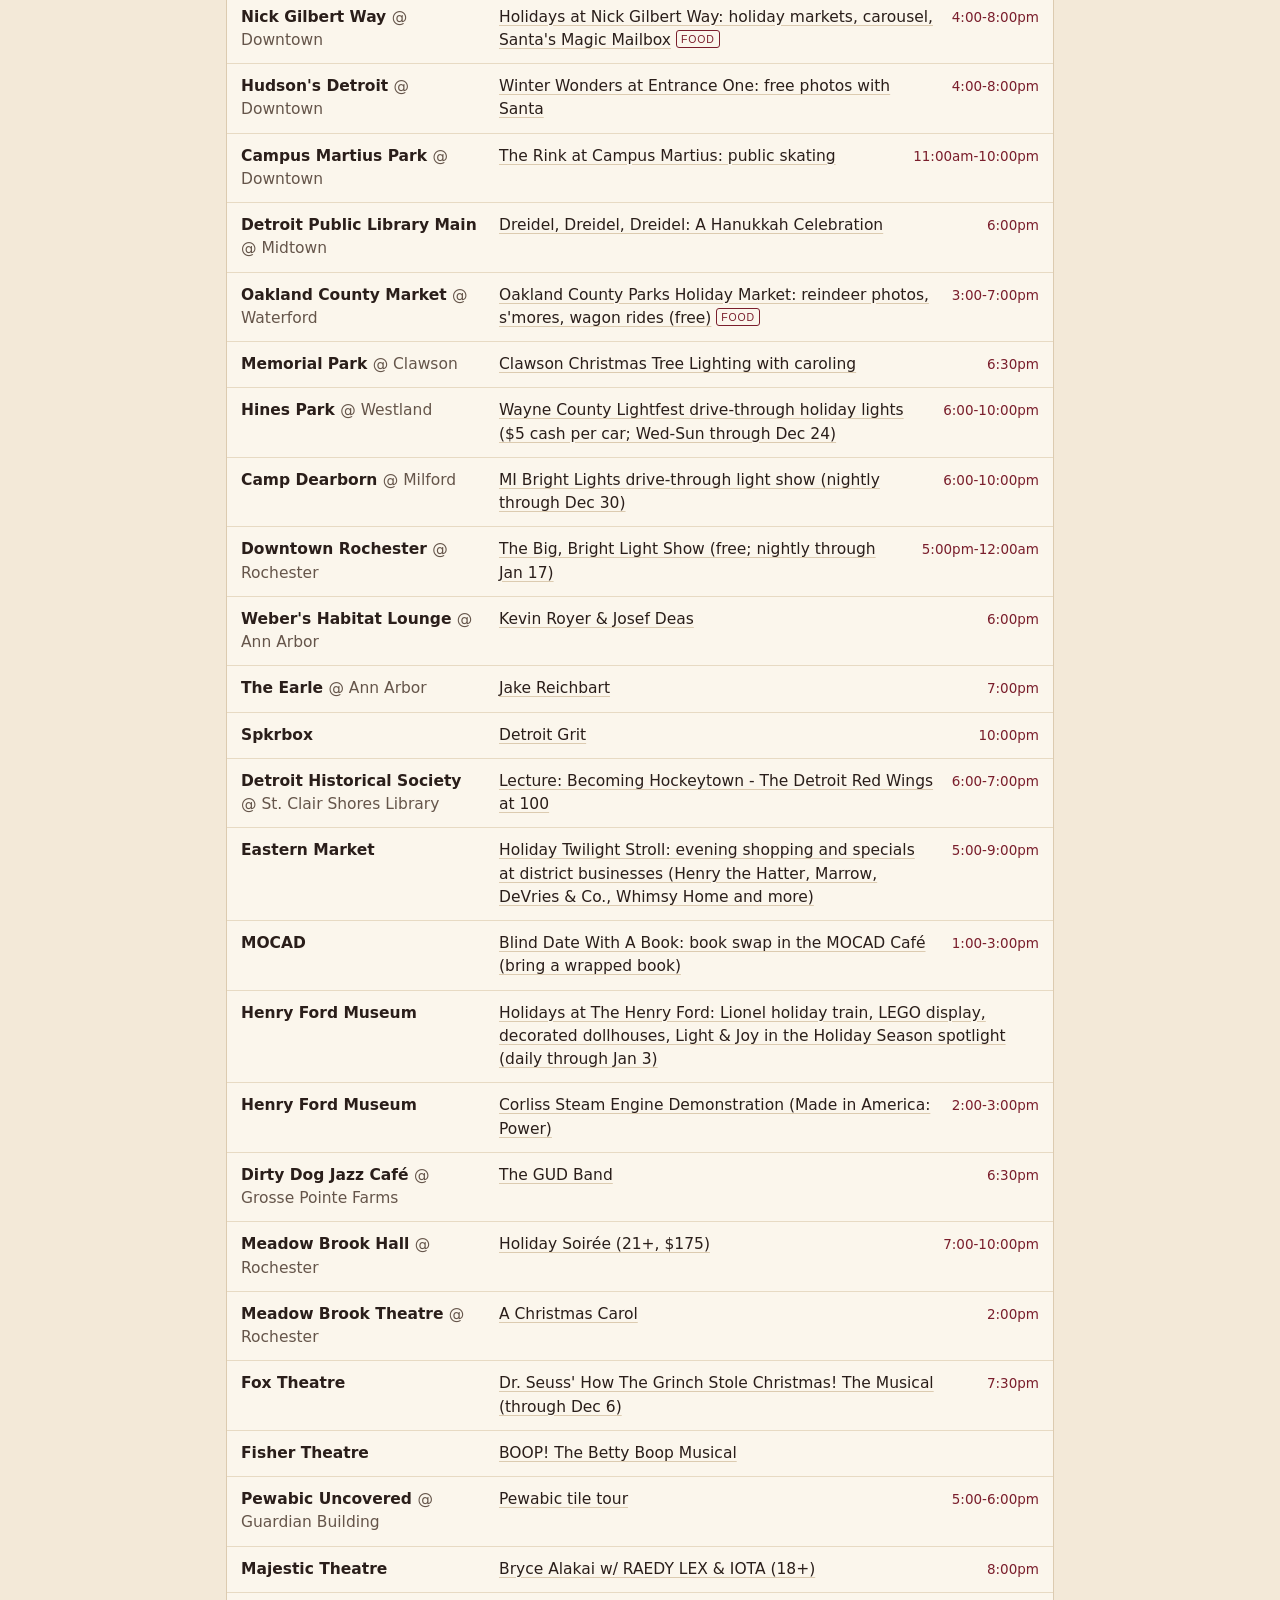
<file: detroit/index.html>
<!doctype html>
<html lang="en">
<head>
<meta charset="utf-8">
<meta name="viewport" content="width=device-width, initial-scale=1, viewport-fit=cover">
<meta http-equiv="Content-Security-Policy" content="default-src 'self'; script-src 'self'; style-src 'self' 'unsafe-inline' https://fonts.googleapis.com; font-src https://fonts.gstatic.com; img-src 'self' data: https:; connect-src 'self'; object-src 'none'; base-uri 'none'; form-action 'self'">
<meta name="referrer" content="strict-origin-when-cross-origin">
<meta name="tdm-reservation" content="1">
<meta name="robots" content="noai, noimageai">
<title>What's happening in Detroit · Billd</title>
<meta name="description" content="This week in Detroit: music, film, comedy, sports, markets and happy hours, day by day, each with a link to its listing.">
<meta name="theme-color" content="#4a0f1c">
<link rel="icon" href="../icons/icon.svg" type="image/svg+xml">
<link rel="apple-touch-icon" href="../icons/apple-touch-icon.png">
<link rel="preconnect" href="https://fonts.googleapis.com">
<link rel="preconnect" href="https://fonts.gstatic.com" crossorigin>
<link rel="stylesheet" href="https://fonts.googleapis.com/css2?family=Playfair+Display:ital,wght@0,700;0,800;1,700;1,800&family=DM+Sans:opsz,wght@9..40,400;9..40,500;9..40,600;9..40,700&family=Oswald:wght@500;700&display=swap">
<link rel="stylesheet" href="../app.css">
<script src="../theme.js"></script>
<style>
/* The week in Detroit, set like the rest of Billd: programme paper, velvet day bands, brass rules.
   One narrow reading column: venue | event | time rows under a banded header for each day. */
@media (prefers-color-scheme: dark) { :root:not([data-theme="light"]) {   /* the system's dark mode, unless the visitor chose light on Billd */
  --bg: #1f171a; --surface: #2b2125; --raise: #372b30; --line: #4b3d43; --line-soft: #3a2e33;
  --ink: #fbf4ea; --muted: #c8bcb1; --faint: #a99b90; --gold: #f0c35a; --gold-ink: #24170a;
  --brass: #c79a45; --head: #f3d9a4; --velvet: #3a0b16; color-scheme: dark;
} }
body { background: var(--bg); color: var(--ink); font: 15.5px/1.5 var(--font-ui); margin: 0; -webkit-font-smoothing: antialiased; }
.dt { max-width: 860px; margin: 0 auto; padding: 22px 16px 64px; }
.dt-mast { display: grid; gap: 6px; padding-bottom: 16px; }
.dt-back { color: var(--muted); font-size: 14px; font-weight: 600; text-decoration: none; justify-self: start; }
.dt-back:hover { color: var(--gold); }
.dt-eyebrow { font: 500 12.5px/1.2 var(--font-bill); letter-spacing: 0.12em; text-transform: uppercase; color: var(--muted); }
.dt-mast h1 { margin: 0; font: 800 clamp(32px, 6.5vw, 52px)/1.02 var(--font-display); letter-spacing: -0.02em; text-wrap: balance; }
.dt-mast h1 em { color: var(--gold); }
.dt-sub { margin: 0; color: var(--muted); }
.dt-sub b { color: var(--ink); font-weight: 600; }

.dt-nav { position: sticky; top: 0; z-index: 5; background: var(--bg); padding: 10px 0; border-bottom: 1px solid var(--line-soft); display: grid; gap: 10px; }
.dt-chips { display: flex; gap: 6px; overflow-x: auto; scrollbar-width: none; padding-bottom: 2px; }
.dt-chips::-webkit-scrollbar { display: none; }
.dt-chips .chip { flex: none; cursor: pointer; background: var(--surface); color: var(--ink); font: 600 13.5px/1 var(--font-ui); min-height: 36px; }
.dt-chips .chip[aria-pressed="true"] { background: var(--gold); border-color: var(--gold); color: var(--gold-ink); }
.dt-chips .chip.today:not([aria-pressed="true"]) { border-color: var(--gold); box-shadow: inset 0 0 0 1px var(--gold); }
.dt-chips .chip[aria-pressed="true"] small { color: var(--gold-ink); opacity: 0.8; }
#dt-q { width: 100%; font: 15px var(--font-ui); color: var(--ink); background: var(--surface); border: 1px solid var(--line); border-radius: var(--radius); padding: 10px 12px; }

.dt-block { margin-top: 22px; background: var(--surface); border: 1px solid var(--line); border-radius: var(--radius); overflow: hidden; }
.dt-band { background: var(--velvet); color: #f3e2c4; border-bottom: 2px solid var(--brass); padding: 9px 14px;
  display: flex; justify-content: space-between; align-items: baseline; gap: 12px; flex-wrap: wrap; }
.dt-band h2 { margin: 0; font: 700 21px/1.1 var(--font-display); font-style: italic; }
.dt-band span { font: 500 12px/1 var(--font-bill); letter-spacing: 0.1em; text-transform: uppercase; opacity: 0.85; }
.dt-band .now { background: var(--brass); color: #24170a; padding: 4px 8px; border-radius: 4px; opacity: 1; }
ol.dt-rows { list-style: none; margin: 0; padding: 0; }
.dt-row { display: grid; grid-template-columns: minmax(0, 15rem) minmax(0, 1fr) auto; gap: 4px 18px; padding: 11px 14px; border-top: 1px solid var(--line-soft); align-items: baseline; }
.dt-row:first-child { border-top: 0; }
.dt-venue { font-weight: 600; min-width: 0; }
.dt-venue .at { color: var(--muted); font-weight: 400; }
.dt-what { min-width: 0; }
.dt-what a { color: inherit; text-decoration: underline; text-decoration-color: var(--line); text-underline-offset: 3px; }
.dt-what a:hover { text-decoration-color: var(--gold); color: var(--gold); }
.dt-when { font: 500 13.5px var(--font-ui); color: var(--gold); text-align: right; font-variant-numeric: tabular-nums; white-space: nowrap; }
.dt-tag { font: 500 10.5px/1 var(--font-bill); letter-spacing: 0.08em; text-transform: uppercase; color: var(--gold); border: 1px solid var(--gold); border-radius: 3px; padding: 2px 4px; vertical-align: 2px; white-space: nowrap; }
.dt-subh { font: 500 12.5px var(--font-bill); letter-spacing: 0.1em; text-transform: uppercase; color: var(--muted); padding: 12px 14px 4px; }
.dt-subh + ol .dt-row:first-child { border-top: 0; }
.dt mark { background: color-mix(in srgb, var(--brass) 30%, transparent); color: inherit; border-radius: 2px; }
.dt-empty { padding: 14px; color: var(--muted); margin: 0; }
.dt-note { margin-top: 22px; padding: 18px; border: 1px dashed var(--line); border-radius: var(--radius); color: var(--muted); text-align: center; }
.dt-foot { margin-top: 32px; color: var(--muted); font-size: 13.5px; display: grid; gap: 4px; }
@media (max-width: 620px) {
  .top .nav { display: none; }
  .dt-row { grid-template-columns: minmax(0, 1fr) auto; }
  .dt-venue { grid-column: 1 / -1; font-size: 13px; color: var(--muted); font-weight: 500; }
  .dt-when { white-space: normal; max-width: 9.5rem; }
}
@media (prefers-reduced-motion: no-preference) { html { scroll-behavior: smooth; } }
</style>
</head>
<body>
<a class="skip" href="#dt-main">Skip to content</a>
<header class="top">
  <div class="top-in">
    <a class="logo" href="../" aria-label="Billd home"><span class="logo-mark" aria-hidden="true">B</span><span class="logo-word">Billd</span></a>
    <nav class="nav" aria-label="Main">
      <a href="../#/browse">Shows</a>
      <a href="../#/onstage">On stage</a>
      <a href="../#/lists">Lists</a>
      <a href="../#/members">Members</a>
      <a href="../#/activity">Activity</a>
    </nav>
  </div>
</header>

<div class="dt">
  <header class="dt-mast">
    <a class="dt-back" href="../">← Billd</a>
    <div class="dt-eyebrow">Music · Film · Comedy · Sports</div>
    <h1>This week in <em>Detroit</em></h1>
    <p class="dt-sub" id="dt-range"></p>
  </header>

  <nav class="dt-nav" aria-label="Choose a day">
    <div class="dt-chips" id="dt-chips" role="toolbar"></div>
    <input id="dt-q" type="search" placeholder="Search venues and events — e.g. Fox, jazz, Pistons" autocomplete="off" aria-label="Search this week's listings">
  </nav>

  <main id="dt-main" tabindex="-1"><p class="dt-note">Loading this week's listings…</p></main>

  <footer class="dt-foot">
    <div id="dt-count"></div>
    <div>Times change; confirm with the venue before heading out. Tap an event to see where the listing came from.</div>
  </footer>
</div>
<script src="detroit.js"></script>
</body>
</html>
</file>
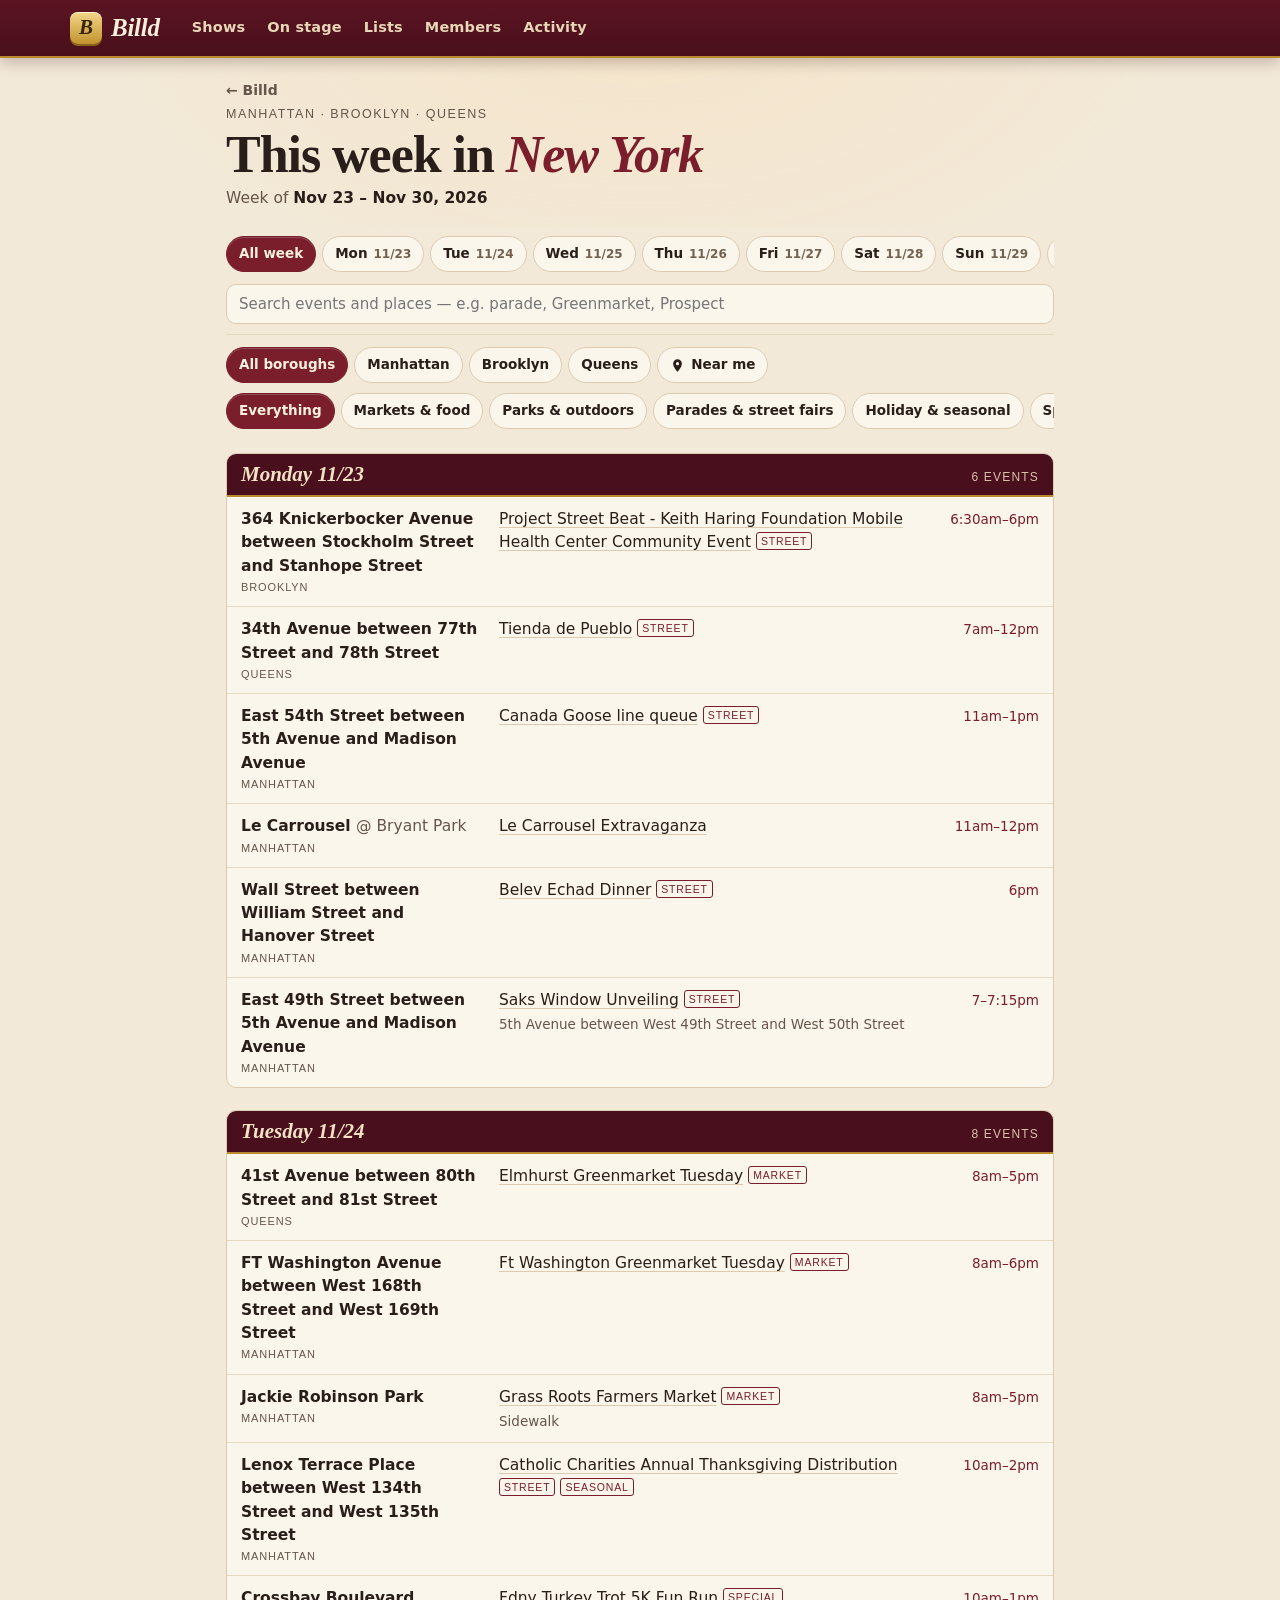
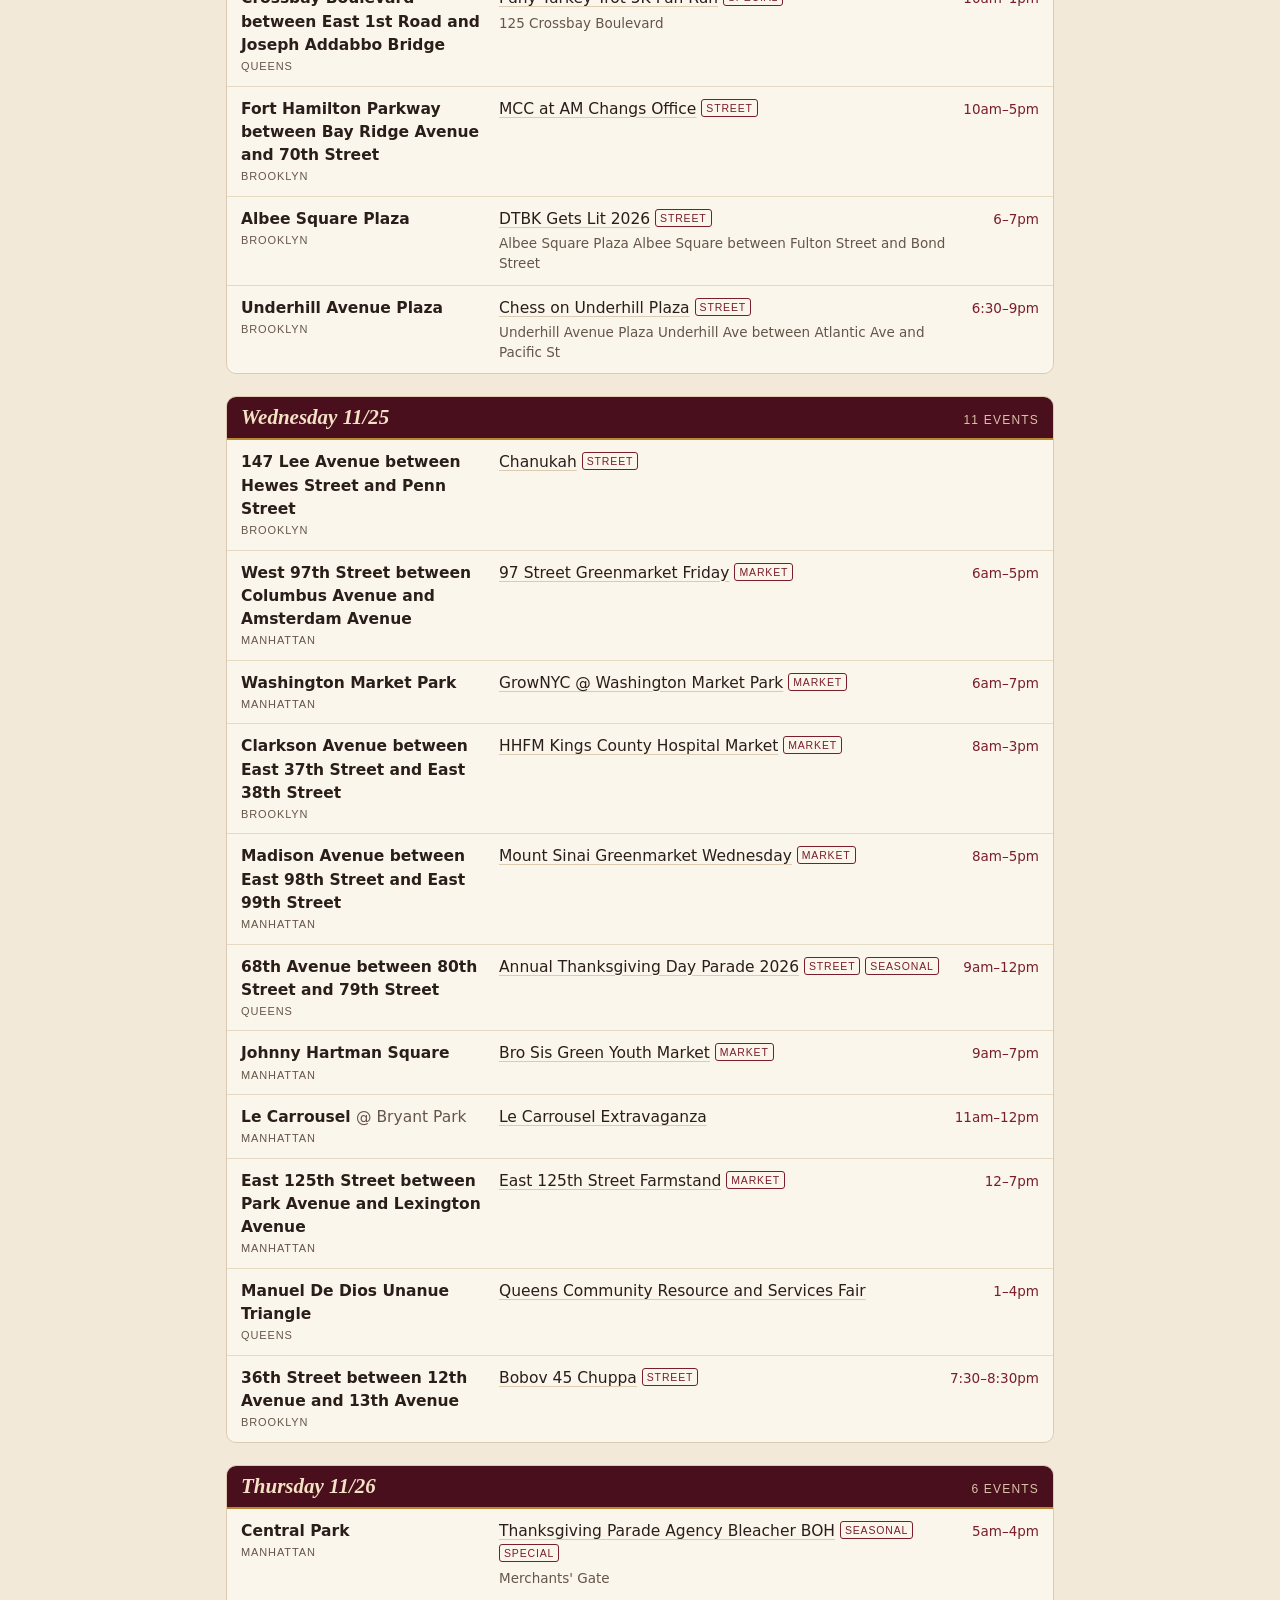
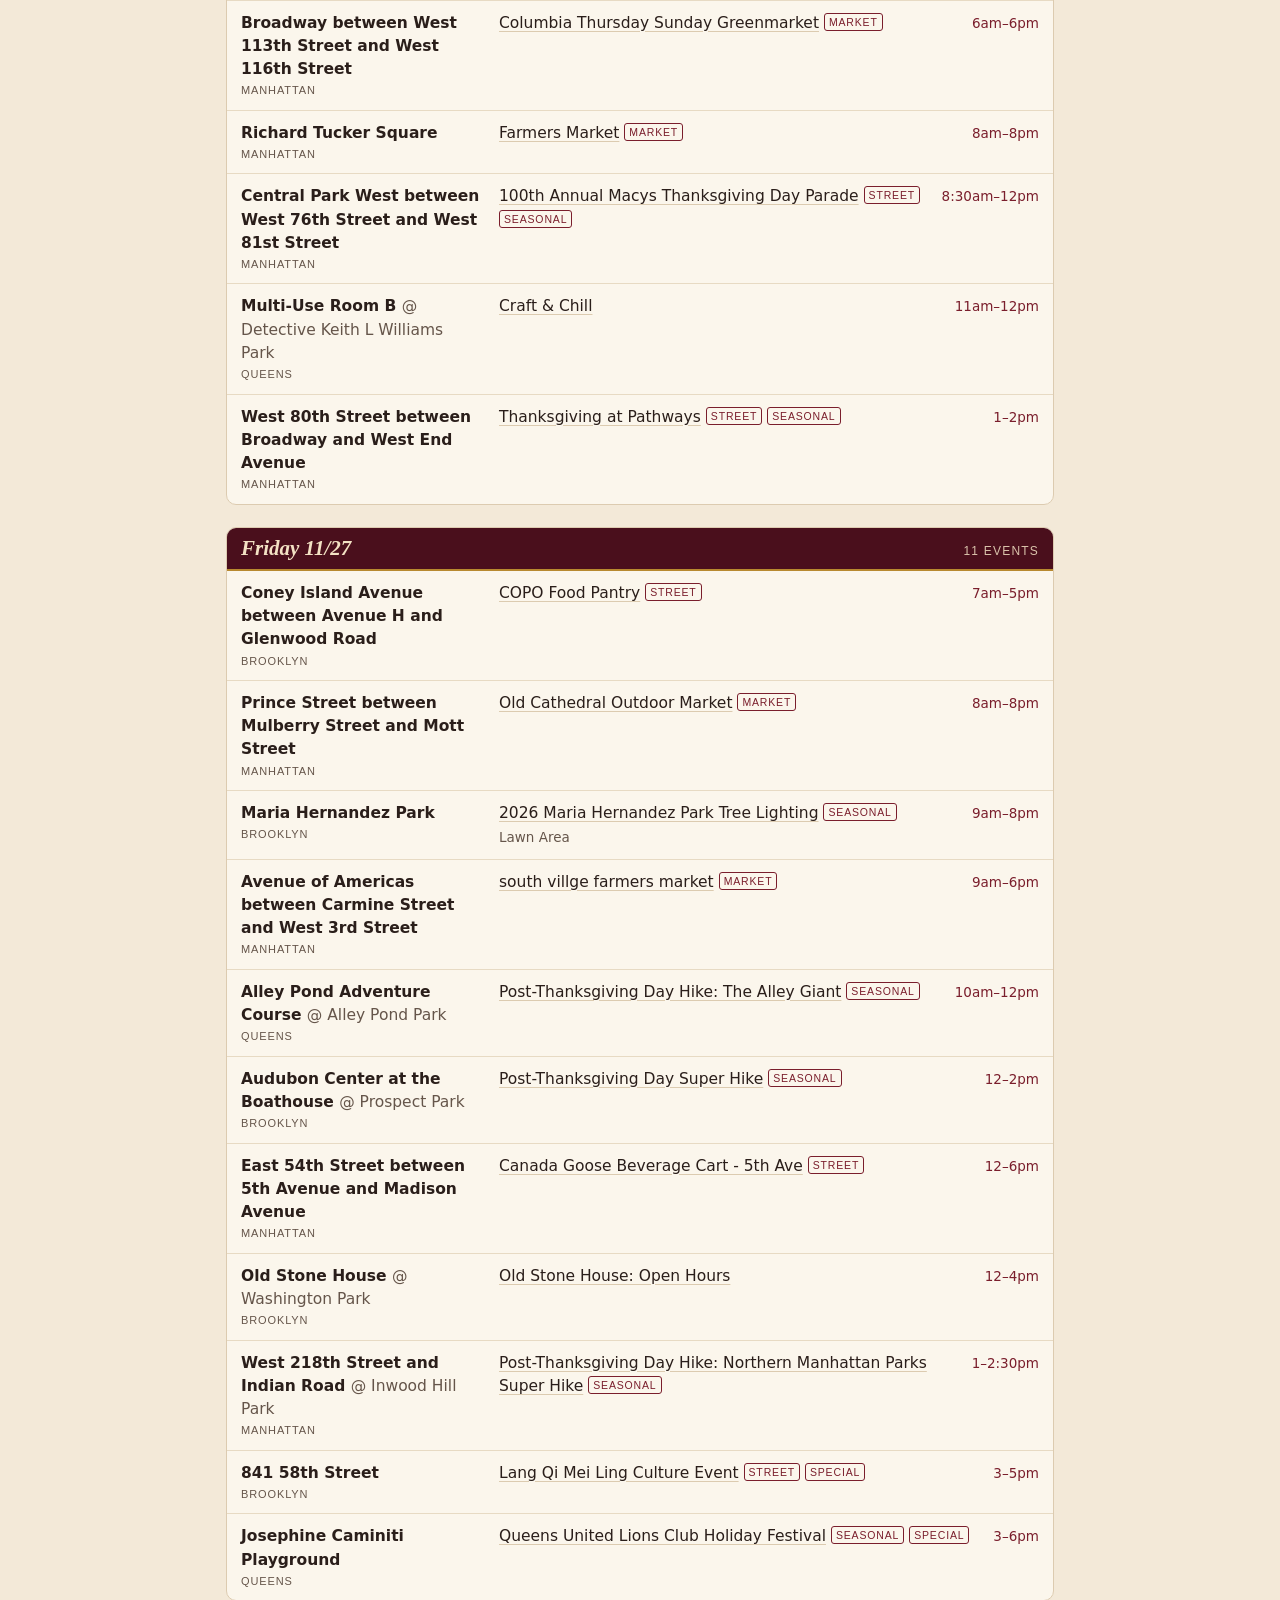
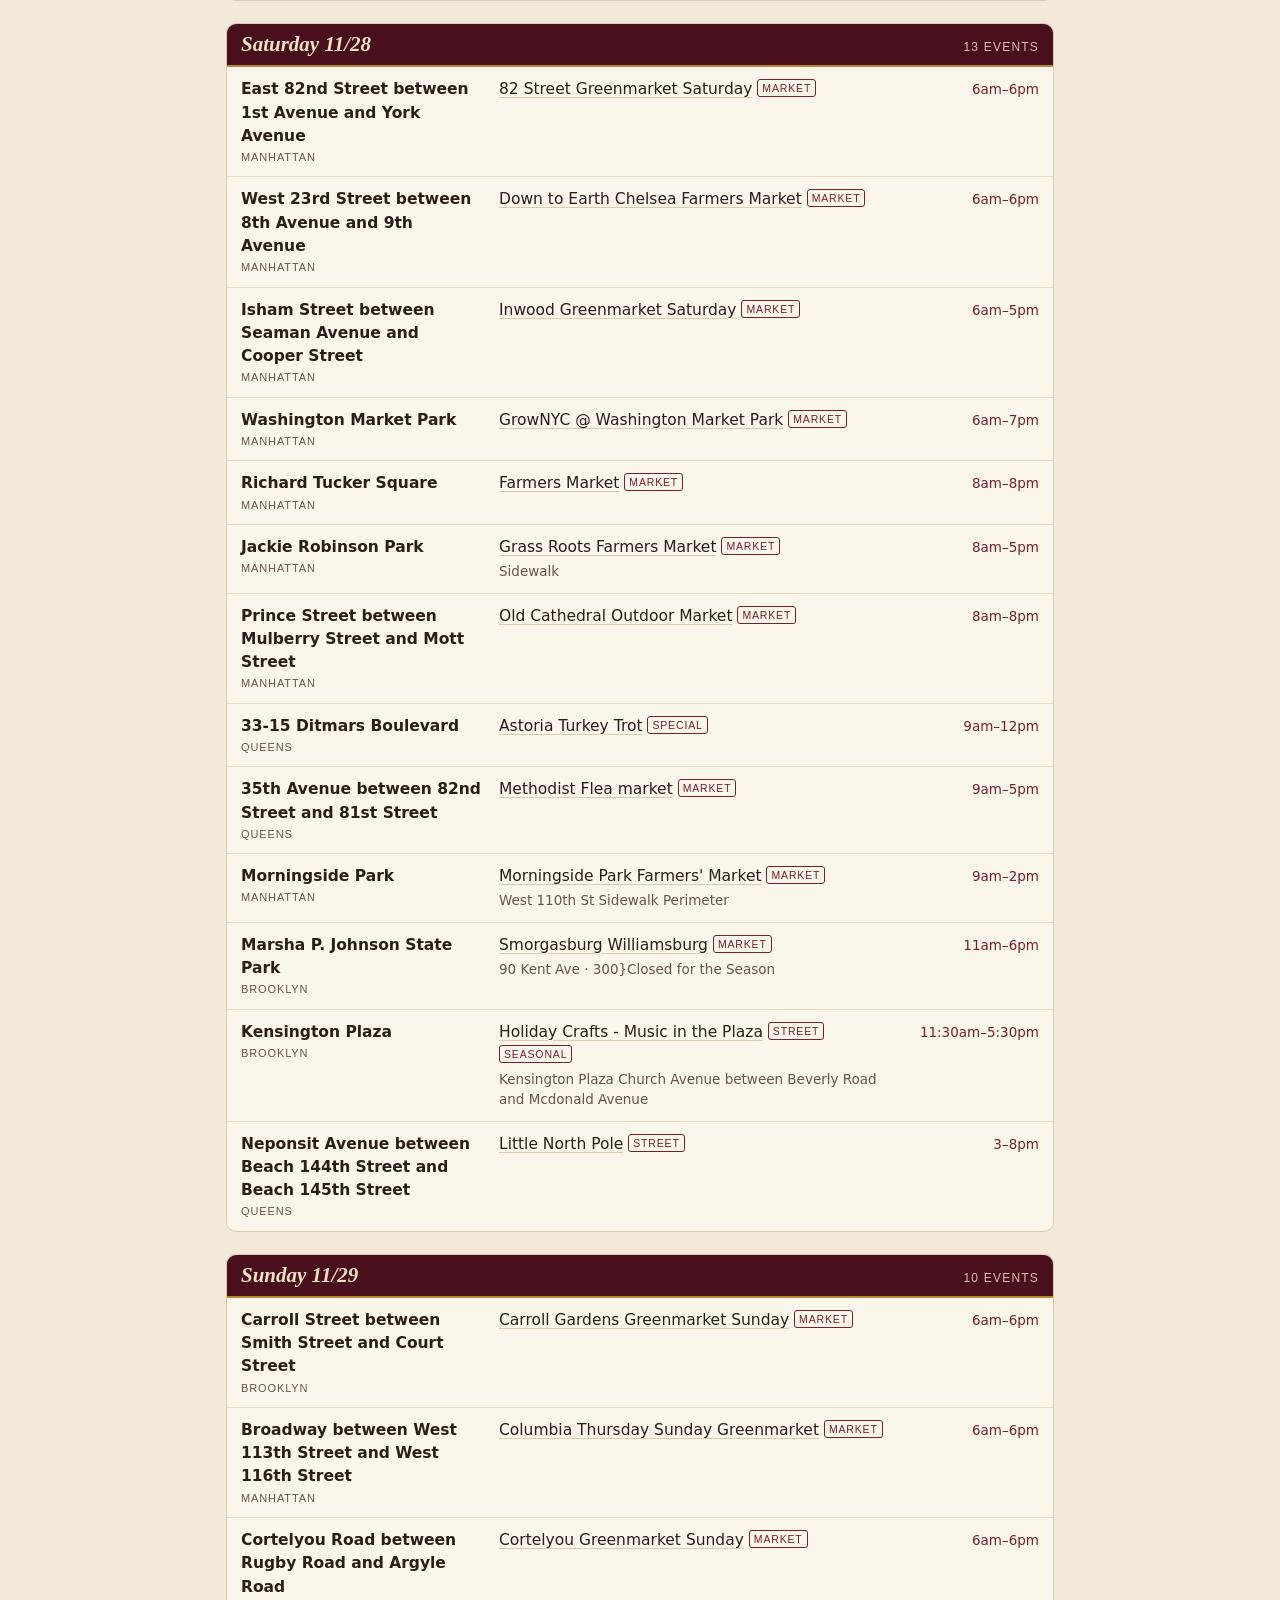
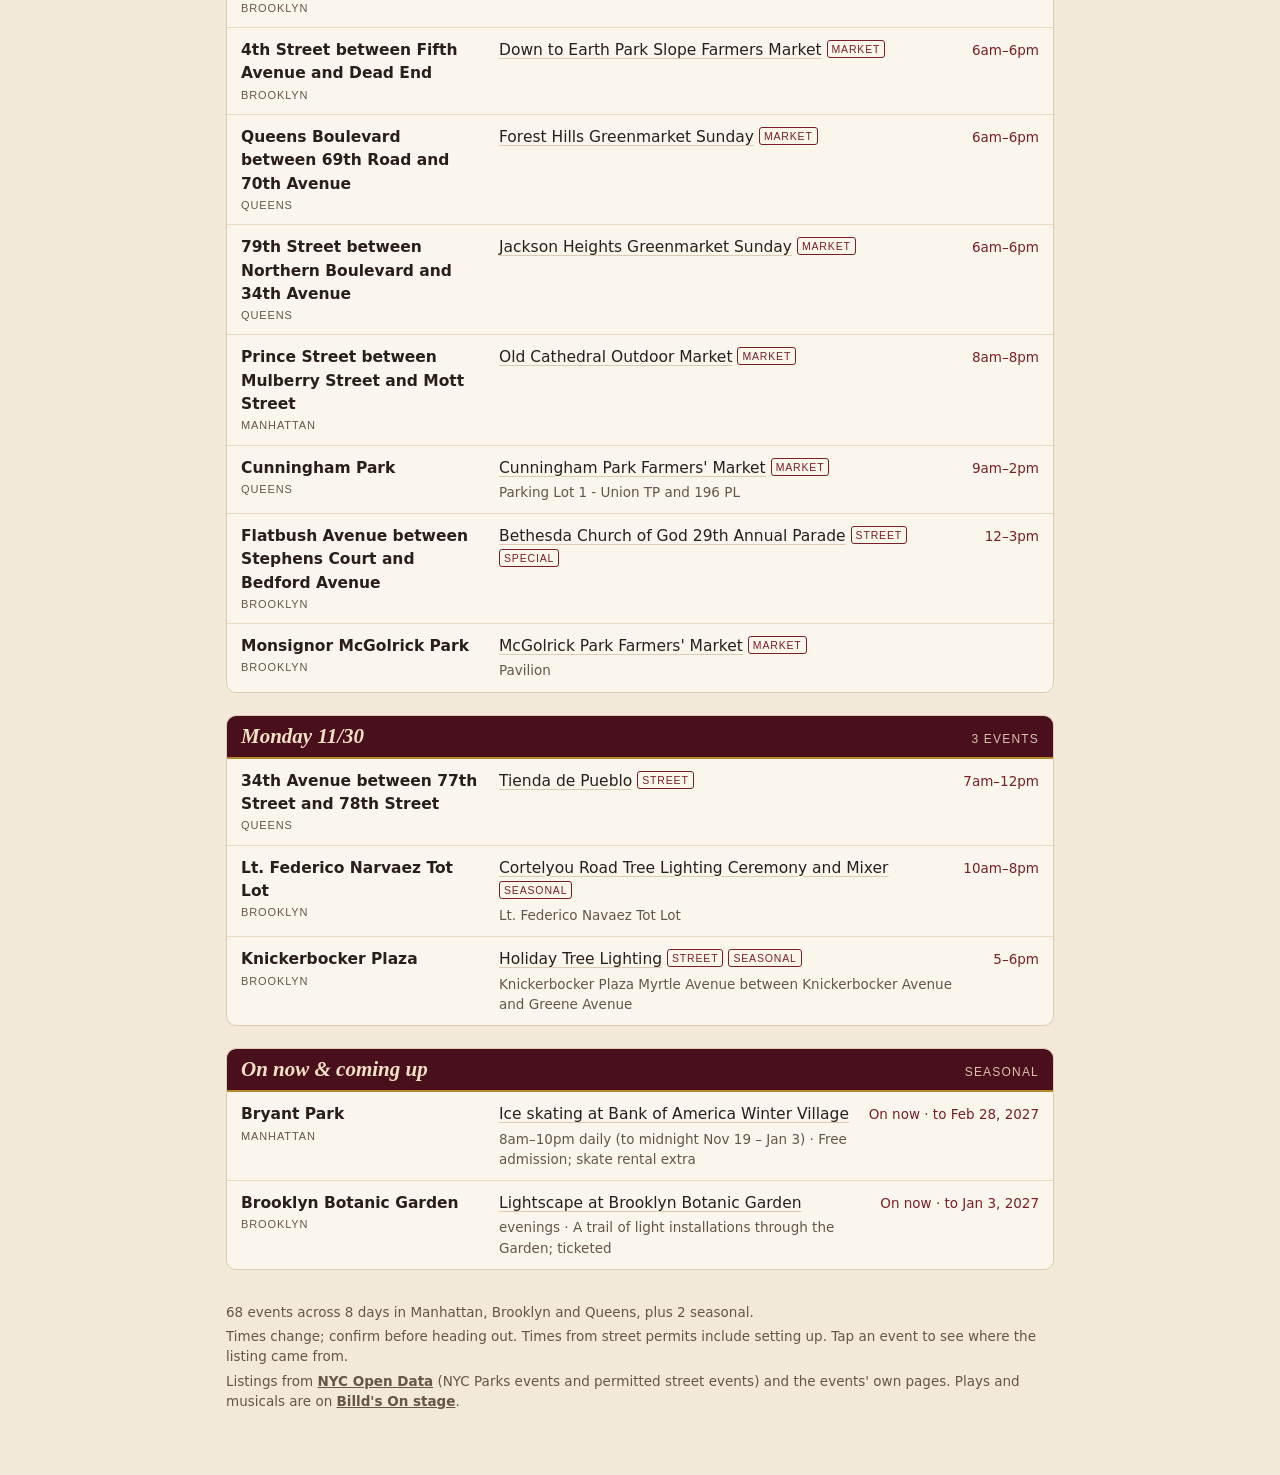
<file: nyc/index.html>
<!doctype html>
<html lang="en">
<head>
<meta charset="utf-8">
<meta name="viewport" content="width=device-width, initial-scale=1, viewport-fit=cover">
<meta http-equiv="Content-Security-Policy" content="default-src 'self'; script-src 'self'; style-src 'self' 'unsafe-inline' https://fonts.googleapis.com; font-src https://fonts.gstatic.com; img-src 'self' data: https:; connect-src 'self'; object-src 'none'; base-uri 'none'; form-action 'self'">
<meta name="referrer" content="strict-origin-when-cross-origin">
<meta name="tdm-reservation" content="1">
<meta name="robots" content="noai, noimageai">
<title>What's happening in New York · Billd</title>
<meta name="description" content="This week in New York City: street fairs, parades, farmers markets, park events and seasonal openings in Manhattan, Brooklyn and Queens, day by day, each with a link to its listing.">
<meta name="theme-color" content="#4a0f1c">
<link rel="icon" href="../icons/icon.svg" type="image/svg+xml">
<link rel="apple-touch-icon" href="../icons/apple-touch-icon.png">
<link rel="preconnect" href="https://fonts.googleapis.com">
<link rel="preconnect" href="https://fonts.gstatic.com" crossorigin>
<link rel="stylesheet" href="https://fonts.googleapis.com/css2?family=Playfair+Display:ital,wght@0,700;0,800;1,700;1,800&family=DM+Sans:opsz,wght@9..40,400;9..40,500;9..40,600;9..40,700&family=Oswald:wght@500;700&display=swap">
<link rel="stylesheet" href="../app.css">
<script src="../theme.js"></script>
<style>
/* The week in New York, set like the Detroit page and the rest of Billd: programme paper, velvet day bands, brass rules.
   One narrow reading column: venue | event | time rows under a banded header for each day. */
@media (prefers-color-scheme: dark) { :root:not([data-theme="light"]) {   /* the system's dark mode, unless the visitor chose light on Billd */
  --bg: #1f171a; --surface: #2b2125; --raise: #372b30; --line: #4b3d43; --line-soft: #3a2e33;
  --ink: #fbf4ea; --muted: #c8bcb1; --faint: #a99b90; --gold: #f0c35a; --gold-ink: #24170a;
  --brass: #c79a45; --head: #f3d9a4; --velvet: #3a0b16; color-scheme: dark;
} }
body { background: var(--bg); color: var(--ink); font: 15.5px/1.5 var(--font-ui); margin: 0; -webkit-font-smoothing: antialiased; }
.dt { max-width: 860px; margin: 0 auto; padding: 22px 16px 64px; }
.dt-mast { display: grid; gap: 6px; padding-bottom: 16px; }
.dt-back { color: var(--muted); font-size: 14px; font-weight: 600; text-decoration: none; justify-self: start; }
.dt-back:hover { color: var(--gold); }
.dt-eyebrow { font: 500 12.5px/1.2 var(--font-bill); letter-spacing: 0.12em; text-transform: uppercase; color: var(--muted); }
.dt-mast h1 { margin: 0; font: 800 clamp(32px, 6.5vw, 52px)/1.02 var(--font-display); letter-spacing: -0.02em; text-wrap: balance; }
.dt-mast h1 em { color: var(--gold); }
.dt-sub { margin: 0; color: var(--muted); }
.dt-sub b { color: var(--ink); font-weight: 600; }

.dt-nav { position: sticky; top: 0; z-index: 5; background: var(--bg); padding: 10px 0; border-bottom: 1px solid var(--line-soft); display: grid; gap: 10px; }
.dt-chips { display: flex; gap: 6px; overflow-x: auto; scrollbar-width: none; padding-bottom: 2px; }
.dt-chips::-webkit-scrollbar { display: none; }
.dt-chips .chip { flex: none; cursor: pointer; background: var(--surface); color: var(--ink); font: 600 13.5px/1 var(--font-ui); min-height: 36px; }
.dt-chips .chip[aria-pressed="true"] { background: var(--gold); border-color: var(--gold); color: var(--gold-ink); }
.dt-chips .chip.today:not([aria-pressed="true"]) { border-color: var(--gold); box-shadow: inset 0 0 0 1px var(--gold); }
.dt-chips .chip[aria-pressed="true"] small { color: var(--gold-ink); opacity: 0.8; }
#dt-q { width: 100%; font: 15px var(--font-ui); color: var(--ink); background: var(--surface); border: 1px solid var(--line); border-radius: var(--radius); padding: 10px 12px; }

.dt-block { margin-top: 22px; background: var(--surface); border: 1px solid var(--line); border-radius: var(--radius); overflow: hidden; }
.dt-band { background: var(--velvet); color: #f3e2c4; border-bottom: 2px solid var(--brass); padding: 9px 14px;
  display: flex; justify-content: space-between; align-items: baseline; gap: 12px; flex-wrap: wrap; }
.dt-band h2 { margin: 0; font: 700 21px/1.1 var(--font-display); font-style: italic; }
.dt-band span { font: 500 12px/1 var(--font-bill); letter-spacing: 0.1em; text-transform: uppercase; opacity: 0.85; }
.dt-band .now { background: var(--brass); color: #24170a; padding: 4px 8px; border-radius: 4px; opacity: 1; }
ol.dt-rows { list-style: none; margin: 0; padding: 0; }
.dt-row { display: grid; grid-template-columns: minmax(0, 15rem) minmax(0, 1fr) auto; gap: 4px 18px; padding: 11px 14px; border-top: 1px solid var(--line-soft); align-items: baseline; }
.dt-row:first-child { border-top: 0; }
.dt-venue { font-weight: 600; min-width: 0; }
.dt-venue .at { color: var(--muted); font-weight: 400; }
.dt-what { min-width: 0; }
.dt-what a { color: inherit; text-decoration: underline; text-decoration-color: var(--line); text-underline-offset: 3px; }
.dt-what a:hover { text-decoration-color: var(--gold); color: var(--gold); }
.dt-when { font: 500 13.5px var(--font-ui); color: var(--gold); text-align: right; font-variant-numeric: tabular-nums; white-space: nowrap; }
.dt-tag { font: 500 10.5px/1 var(--font-bill); letter-spacing: 0.08em; text-transform: uppercase; color: var(--gold); border: 1px solid var(--gold); border-radius: 3px; padding: 2px 4px; vertical-align: 2px; white-space: nowrap; }
.dt-subh { font: 500 12.5px var(--font-bill); letter-spacing: 0.1em; text-transform: uppercase; color: var(--muted); padding: 12px 14px 4px; }
.dt-subh + ol .dt-row:first-child { border-top: 0; }
.dt mark { background: color-mix(in srgb, var(--brass) 30%, transparent); color: inherit; border-radius: 2px; }
.dt-empty { padding: 14px; color: var(--muted); margin: 0; }
.dt-note { margin-top: 22px; padding: 18px; border: 1px dashed var(--line); border-radius: var(--radius); color: var(--muted); text-align: center; }
.dt-foot { margin-top: 32px; color: var(--muted); font-size: 13.5px; display: grid; gap: 4px; }
@media (max-width: 620px) {
  .top .nav { display: none; }
  .dt-row { grid-template-columns: minmax(0, 1fr) auto; }
  .dt-venue { grid-column: 1 / -1; font-size: 13px; color: var(--muted); font-weight: 500; }
  .dt-when { white-space: normal; max-width: 9.5rem; }
}
@media (prefers-reduced-motion: no-preference) { html { scroll-behavior: smooth; } }

/* New York: borough and category chips, Near me, and a borough line under each venue */
.ny-filters { display: grid; gap: 8px; margin-top: 12px; }
#ny-boro { flex-wrap: wrap; overflow: visible; }
.ny-label { font: 500 11.5px/1 var(--font-bill); letter-spacing: 0.1em; text-transform: uppercase; color: var(--muted); align-self: center; margin-right: 2px; }
.chip.ny-near svg { width: 15px; height: 15px; fill: currentColor; flex: none; }
.ny-msg { margin: 2px 0 0; font-size: 14px; color: var(--muted); }
.ny-msg:empty { display: none; }
.ny-msg.warn { color: var(--ink); background: var(--surface); border: 1px solid var(--line); border-left: 3px solid var(--gold); border-radius: var(--radius); padding: 8px 12px; }
.ny-boro { display: block; font: 500 11px/1.4 var(--font-bill); letter-spacing: 0.08em; text-transform: uppercase; color: var(--muted); margin-top: 2px; }
.ny-more { display: block; color: var(--muted); font-size: 13.5px; margin-top: 2px; }
.ny-dist { display: block; color: var(--muted); font-size: 12.5px; }
.dt-row.far .dt-when .ny-dist { opacity: 0.7; }
.ny-season .dt-when { white-space: normal; max-width: 12rem; }
.dt-foot a { color: var(--muted); font-weight: 600; }
.dt-foot a:hover { color: var(--gold); }
@media (max-width: 620px) {
  .ny-boro { display: inline; margin: 0 0 0 6px; }
  .ny-boro::before { content: "· "; }
  .ny-season .dt-row { grid-template-columns: minmax(0, 1fr); }
  .ny-season .dt-when { text-align: left; max-width: none; white-space: normal; }
}
</style>
</head>
<body>
<a class="skip" href="#dt-main">Skip to content</a>
<header class="top">
  <div class="top-in">
    <a class="logo" href="../" aria-label="Billd home"><span class="logo-mark" aria-hidden="true">B</span><span class="logo-word">Billd</span></a>
    <nav class="nav" aria-label="Main">
      <a href="../#/browse">Shows</a>
      <a href="../#/onstage">On stage</a>
      <a href="../#/lists">Lists</a>
      <a href="../#/members">Members</a>
      <a href="../#/activity">Activity</a>
    </nav>
  </div>
</header>

<div class="dt">
  <header class="dt-mast">
    <a class="dt-back" href="../">← Billd</a>
    <div class="dt-eyebrow">Manhattan · Brooklyn · Queens</div>
    <h1>This week in <em>New York</em></h1>
    <p class="dt-sub" id="dt-range"></p>
  </header>

  <nav class="dt-nav" aria-label="Choose a day">
    <div class="dt-chips" id="dt-chips" role="toolbar" aria-label="Day"></div>
    <input id="dt-q" type="search" placeholder="Search events and places — e.g. parade, Greenmarket, Prospect" autocomplete="off" aria-label="Search this week's listings">
  </nav>
  <div class="ny-filters" id="ny-filters">
    <div class="dt-chips" id="ny-boro" role="toolbar" aria-label="Borough"></div>
    <div class="dt-chips" id="ny-cat" role="toolbar" aria-label="Kind of event"></div>
    <p class="ny-msg" id="ny-msg" role="status" aria-live="polite"></p>
  </div>

  <main id="dt-main" tabindex="-1"><p class="dt-note">Loading this week's listings…</p></main>

  <footer class="dt-foot">
    <div id="dt-count"></div>
    <div>Times change; confirm before heading out. Times from street permits include setting up. Tap an event to see where the listing came from.</div>
    <div>Listings from <a href="https://opendata.cityofnewyork.us/" target="_blank" rel="noopener">NYC Open Data</a> (NYC Parks events and permitted street events) and the events' own pages. Plays and musicals are on <a href="../#/onstage">Billd's On stage</a>.</div>
  </footer>
</div>
<script src="nyc.js"></script>
</body>
</html>
</file>
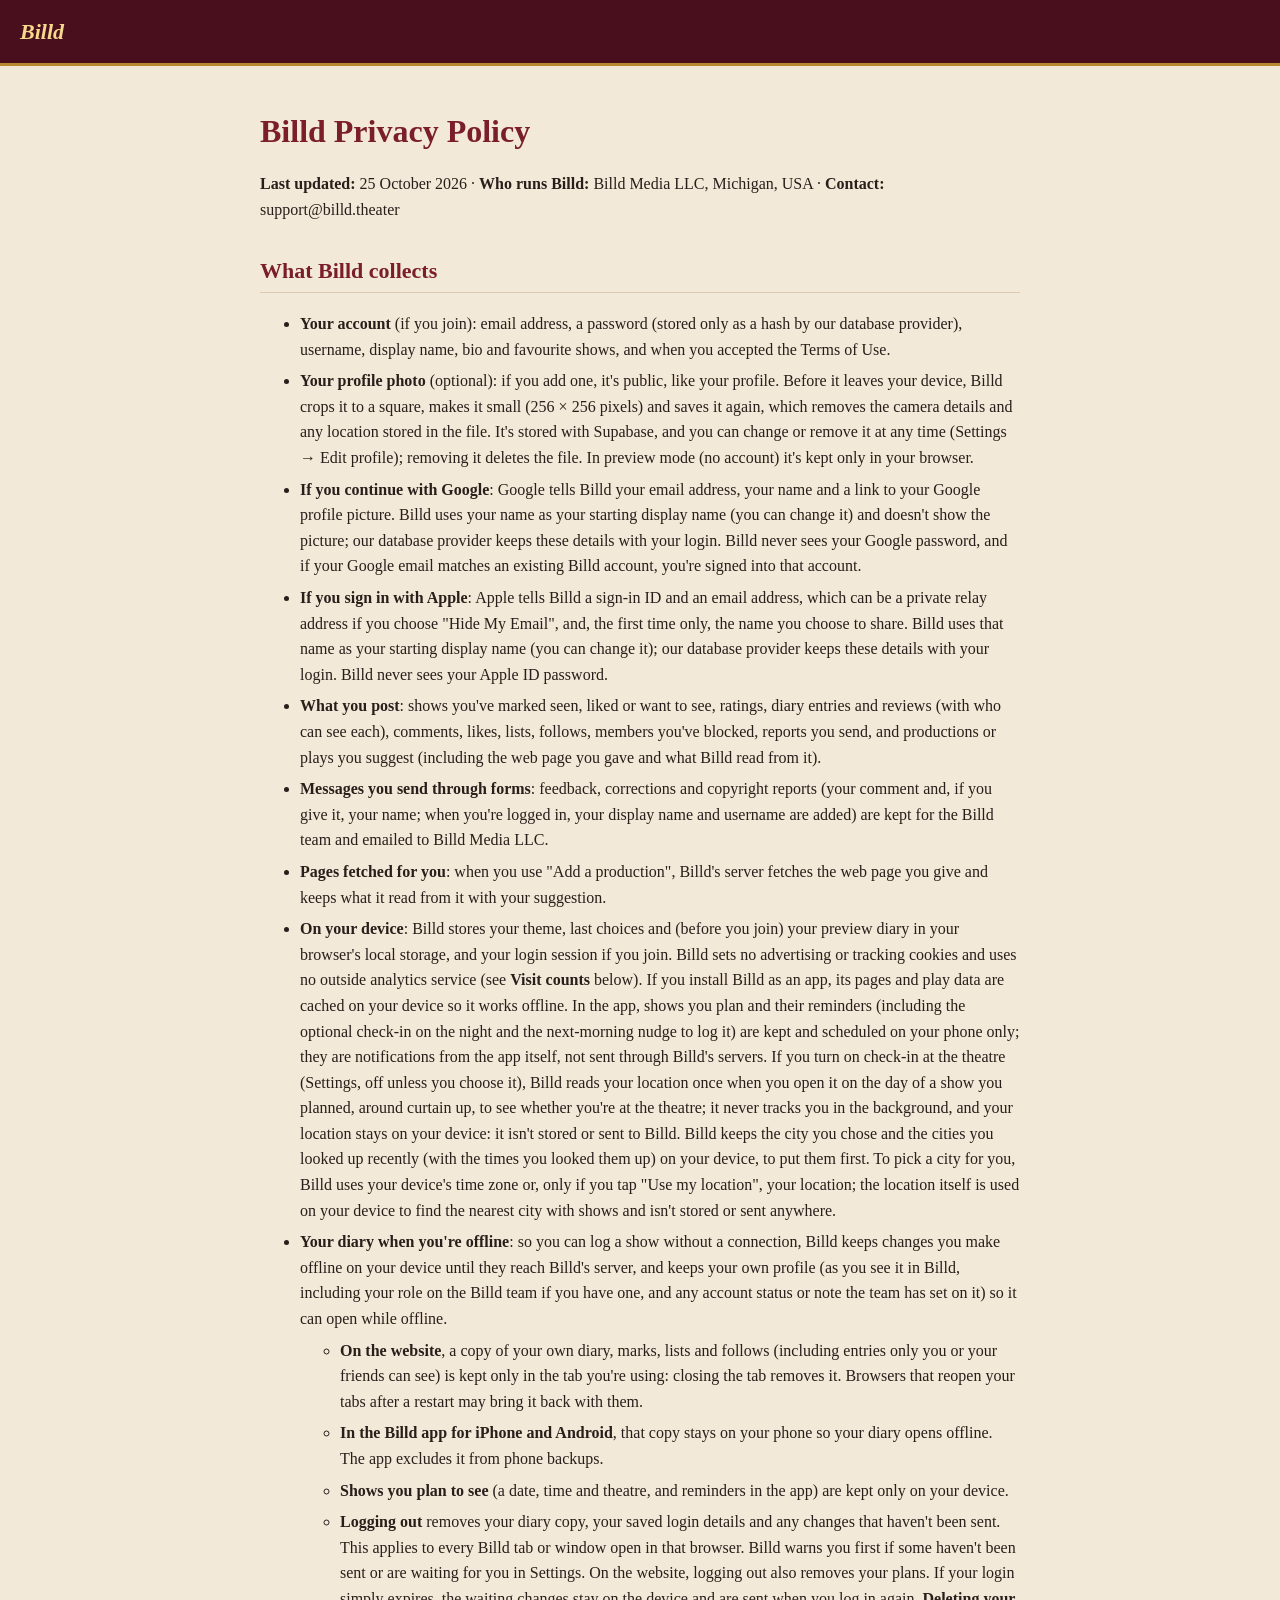
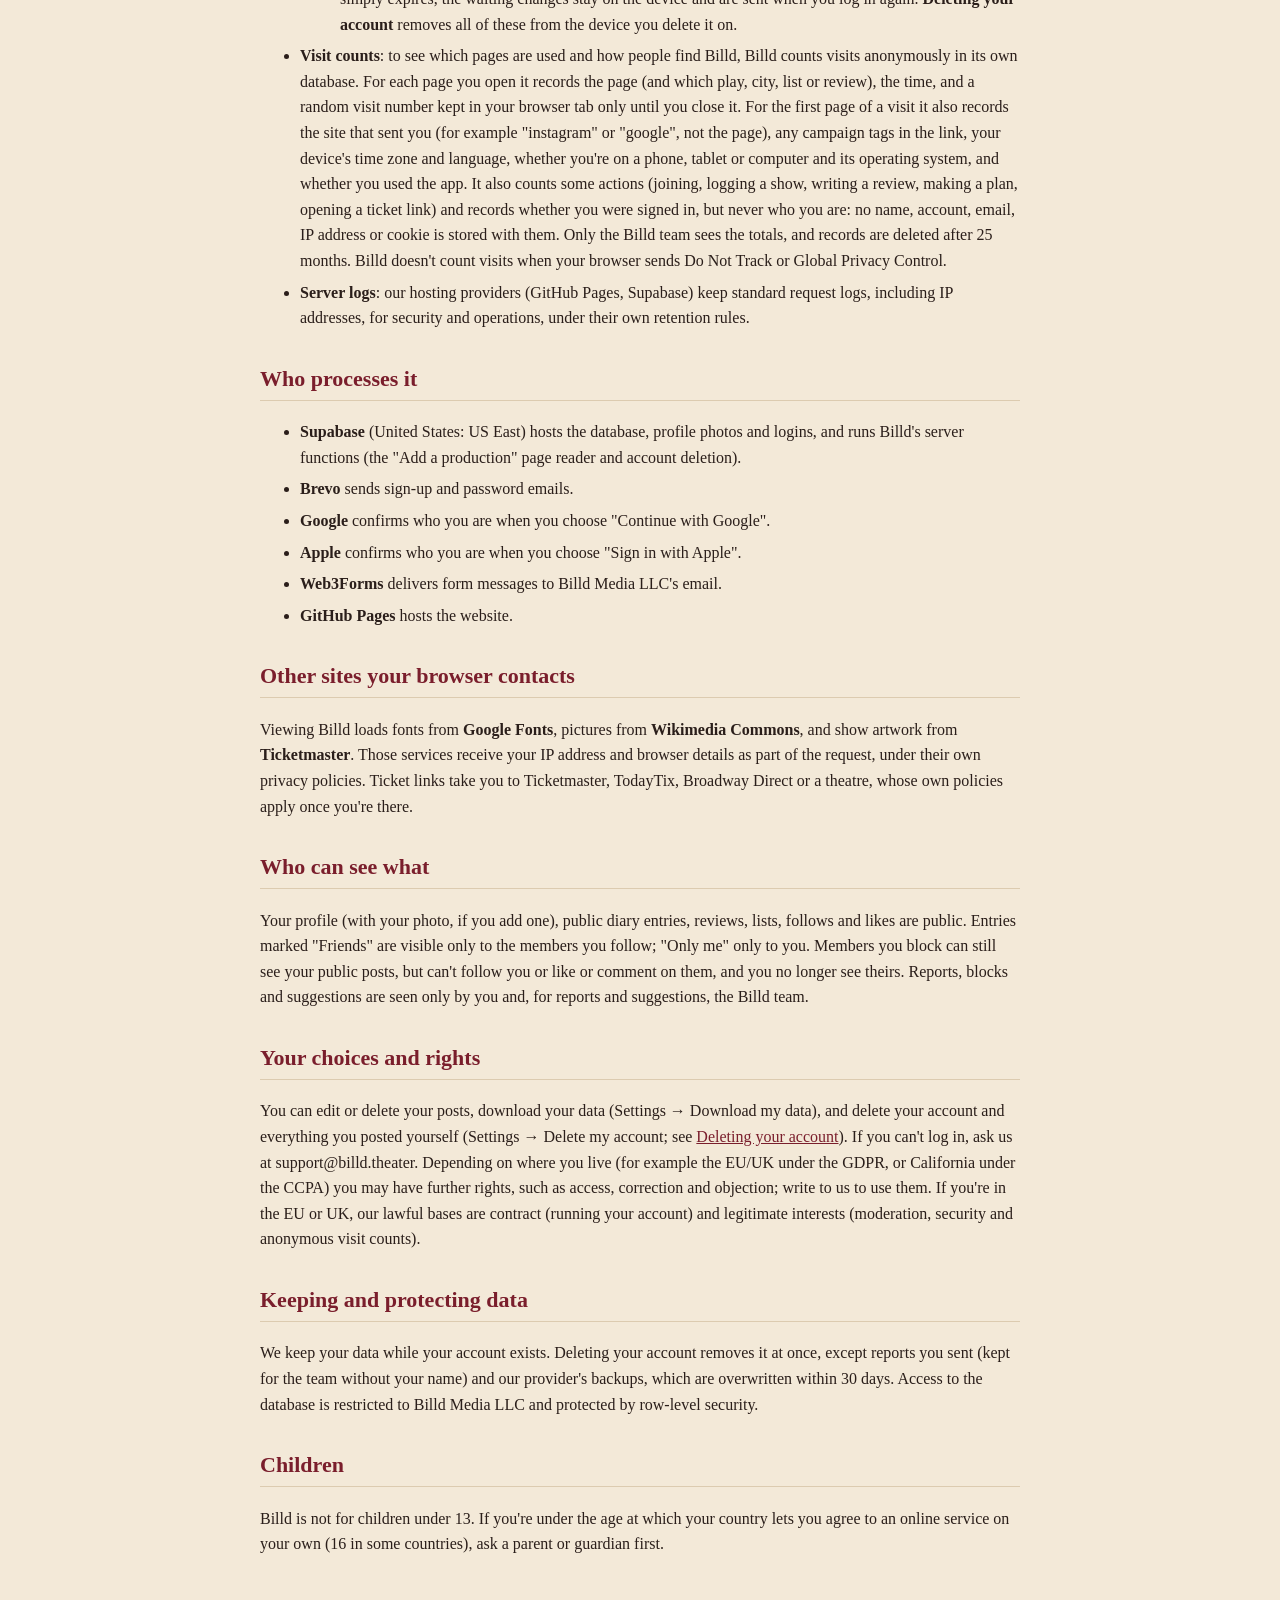
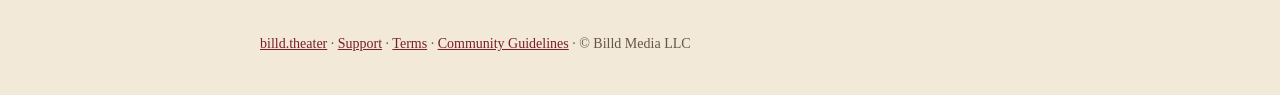
<file: privacy/index.html>
<!doctype html>
<html lang="en">
<head>
<meta charset="utf-8">
<meta name="viewport" content="width=device-width, initial-scale=1">
<title>Privacy Policy · Billd</title>
<meta name="description" content="How Billd (billd.theater), run by Billd Media LLC, collects, uses and protects your information.">
<link rel="canonical" href="https://billd.theater/privacy/">
<link rel="icon" href="/icons/icon.svg">
<style>
  body { margin: 0; background: #f3e9d8; color: #2a1e1a; font: 16px/1.6 Georgia, "Iowan Old Style", serif; }
  header { background: #4a0f1c; color: #fbf0dc; padding: 14px 20px; border-bottom: 3px solid #b8892f; }
  header a { color: #f6d98e; font-weight: bold; font-style: italic; font-size: 22px; text-decoration: none; }
  main { max-width: 760px; margin: 0 auto; padding: 24px 20px 60px; }
  h1 { color: #7a1e2c; font-size: 32px; line-height: 1.2; }
  h2 { color: #7a1e2c; font-size: 22px; margin-top: 30px; border-bottom: 1px solid #dccbb0; padding-bottom: 4px; }
  h3 { color: #7a1e2c; font-size: 18px; margin: 22px 0 4px; }
  a { color: #7a1e2c; }
  li { margin: 6px 0; }
  footer { max-width: 760px; margin: 0 auto; padding: 0 20px 40px; font-size: 14px; color: #65554a; }
</style>
</head>
<body>
<header><a href="/">Billd</a></header>
<main>
<h1>Billd Privacy Policy</h1>
<p><b>Last updated:</b> 25 October 2026 · <b>Who runs Billd:</b> Billd Media LLC, Michigan, USA · <b>Contact:</b> support@billd.theater</p>
<h2>What Billd collects</h2>
<ul><li>
<b>Your account</b> (if you join): email address, a password (stored only as a hash by our database provider), username, display name, bio and favourite shows, and when you accepted the Terms of Use.
</li><li>
<b>Your profile photo</b> (optional): if you add one, it's public, like your profile. Before it leaves your device, Billd crops it to a square, makes it small (256 × 256 pixels) and saves it again, which removes the camera details and any location stored in the file. It's stored with Supabase, and you can change or remove it at any time (Settings → Edit profile); removing it deletes the file. In preview mode (no account) it's kept only in your browser.
</li><li>
<b>If you continue with Google</b>: Google tells Billd your email address, your name and a link to your Google profile picture. Billd uses your name as your starting display name (you can change it) and doesn't show the picture; our database provider keeps these details with your login. Billd never sees your Google password, and if your Google email matches an existing Billd account, you're signed into that account.
</li><li>
<b>If you sign in with Apple</b>: Apple tells Billd a sign-in ID and an email address, which can be a private relay address if you choose "Hide My Email", and, the first time only, the name you choose to share. Billd uses that name as your starting display name (you can change it); our database provider keeps these details with your login. Billd never sees your Apple ID password.
</li><li>
<b>What you post</b>: shows you've marked seen, liked or want to see, ratings, diary entries and reviews (with who can see each), comments, likes, lists, follows, members you've blocked, reports you send, and productions or plays you suggest (including the web page you gave and what Billd read from it).
</li><li>
<b>Messages you send through forms</b>: feedback, corrections and copyright reports (your comment and, if you give it, your name; when you're logged in, your display name and username are added) are kept for the Billd team and emailed to Billd Media LLC.
</li><li>
<b>Pages fetched for you</b>: when you use "Add a production", Billd's server fetches the web page you give and keeps what it read from it with your suggestion.
</li><li>
<b>On your device</b>: Billd stores your theme, last choices and (before you join) your preview diary in your browser's local storage, and your login session if you join. Billd sets no advertising or tracking cookies and uses no outside analytics service (see <b>Visit counts</b> below). If you install Billd as an app, its pages and play data are cached on your device so it works offline. In the app, shows you plan and their reminders (including the optional check-in on the night and the next-morning nudge to log it) are kept and scheduled on your phone only; they are notifications from the app itself, not sent through Billd's servers. If you turn on check-in at the theatre (Settings, off unless you choose it), Billd reads your location once when you open it on the day of a show you planned, around curtain up, to see whether you're at the theatre; it never tracks you in the background, and your location stays on your device: it isn't stored or sent to Billd. Billd keeps the city you chose and the cities you looked up recently (with the times you looked them up) on your device, to put them first. To pick a city for you, Billd uses your device's time zone or, only if you tap "Use my location", your location; the location itself is used on your device to find the nearest city with shows and isn't stored or sent anywhere.
</li><li>
<b>Your diary when you're offline</b>: so you can log a show without a connection, Billd keeps changes you make offline on your device until they reach Billd's server, and keeps your own profile (as you see it in Billd, including your role on the Billd team if you have one, and any account status or note the team has set on it) so it can open while offline.
<ul><li>
<b>On the website</b>, a copy of your own diary, marks, lists and follows (including entries only you or your friends can see) is kept only in the tab you're using: closing the tab removes it. Browsers that reopen your tabs after a restart may bring it back with them.
</li><li>
<b>In the Billd app for iPhone and Android</b>, that copy stays on your phone so your diary opens offline. The app excludes it from phone backups.
</li><li>
<b>Shows you plan to see</b> (a date, time and theatre, and reminders in the app) are kept only on your device.
</li><li>
<b>Logging out</b> removes your diary copy, your saved login details and any changes that haven't been sent. This applies to every Billd tab or window open in that browser. Billd warns you first if some haven't been sent or are waiting for you in Settings. On the website, logging out also removes your plans. If your login simply expires, the waiting changes stay on the device and are sent when you log in again. <b>Deleting your account</b> removes all of these from the device you delete it on.
</li></ul>
</li><li>
<b>Visit counts</b>: to see which pages are used and how people find Billd, Billd counts visits anonymously in its own database. For each page you open it records the page (and which play, city, list or review), the time, and a random visit number kept in your browser tab only until you close it. For the first page of a visit it also records the site that sent you (for example "instagram" or "google", not the page), any campaign tags in the link, your device's time zone and language, whether you're on a phone, tablet or computer and its operating system, and whether you used the app. It also counts some actions (joining, logging a show, writing a review, making a plan, opening a ticket link) and records whether you were signed in, but never who you are: no name, account, email, IP address or cookie is stored with them. Only the Billd team sees the totals, and records are deleted after 25 months. Billd doesn't count visits when your browser sends Do Not Track or Global Privacy Control.
</li><li>
<b>Server logs</b>: our hosting providers (GitHub Pages, Supabase) keep standard request logs, including IP addresses, for security and operations, under their own retention rules.
</li></ul>
<h2>Who processes it</h2>
<ul><li>
<b>Supabase</b> (United States: US East) hosts the database, profile photos and logins, and runs Billd's server functions (the "Add a production" page reader and account deletion).
</li><li>
<b>Brevo</b> sends sign-up and password emails.
</li><li>
<b>Google</b> confirms who you are when you choose "Continue with Google".
</li><li>
<b>Apple</b> confirms who you are when you choose "Sign in with Apple".
</li><li>
<b>Web3Forms</b> delivers form messages to Billd Media LLC's email.
</li><li>
<b>GitHub Pages</b> hosts the website.
</li></ul>
<h2>Other sites your browser contacts</h2>
<p>Viewing Billd loads fonts from <b>Google Fonts</b>, pictures from <b>Wikimedia Commons</b>, and show artwork from <b>Ticketmaster</b>. Those services receive your IP address and browser details as part of the request, under their own privacy policies. Ticket links take you to Ticketmaster, TodayTix, Broadway Direct or a theatre, whose own policies apply once you're there.</p>
<h2>Who can see what</h2>
<p>Your profile (with your photo, if you add one), public diary entries, reviews, lists, follows and likes are public. Entries marked "Friends" are visible only to the members you follow; "Only me" only to you. Members you block can still see your public posts, but can't follow you or like or comment on them, and you no longer see theirs. Reports, blocks and suggestions are seen only by you and, for reports and suggestions, the Billd team.</p>
<h2>Your choices and rights</h2>
<p>You can edit or delete your posts, download your data (Settings → Download my data), and delete your account and everything you posted yourself (Settings → Delete my account; see <a href="/#/delete-account">Deleting your account</a>). If you can't log in, ask us at support@billd.theater. Depending on where you live (for example the EU/UK under the GDPR, or California under the CCPA) you may have further rights, such as access, correction and objection; write to us to use them. If you're in the EU or UK, our lawful bases are contract (running your account) and legitimate interests (moderation, security and anonymous visit counts).</p>
<h2>Keeping and protecting data</h2>
<p>We keep your data while your account exists. Deleting your account removes it at once, except reports you sent (kept for the team without your name) and our provider's backups, which are overwritten within 30 days. Access to the database is restricted to Billd Media LLC and protected by row-level security.</p>
<h2>Children</h2>
<p>Billd is not for children under 13. If you're under the age at which your country lets you agree to an online service on your own (16 in some countries), ask a parent or guardian first.</p>
</main>
<footer><a href="/">billd.theater</a> · <a href="/support/">Support</a> · <a href="/#/terms">Terms</a> · <a href="/#/guidelines">Community Guidelines</a> · © Billd Media LLC</footer>
</body>
</html>
</file>
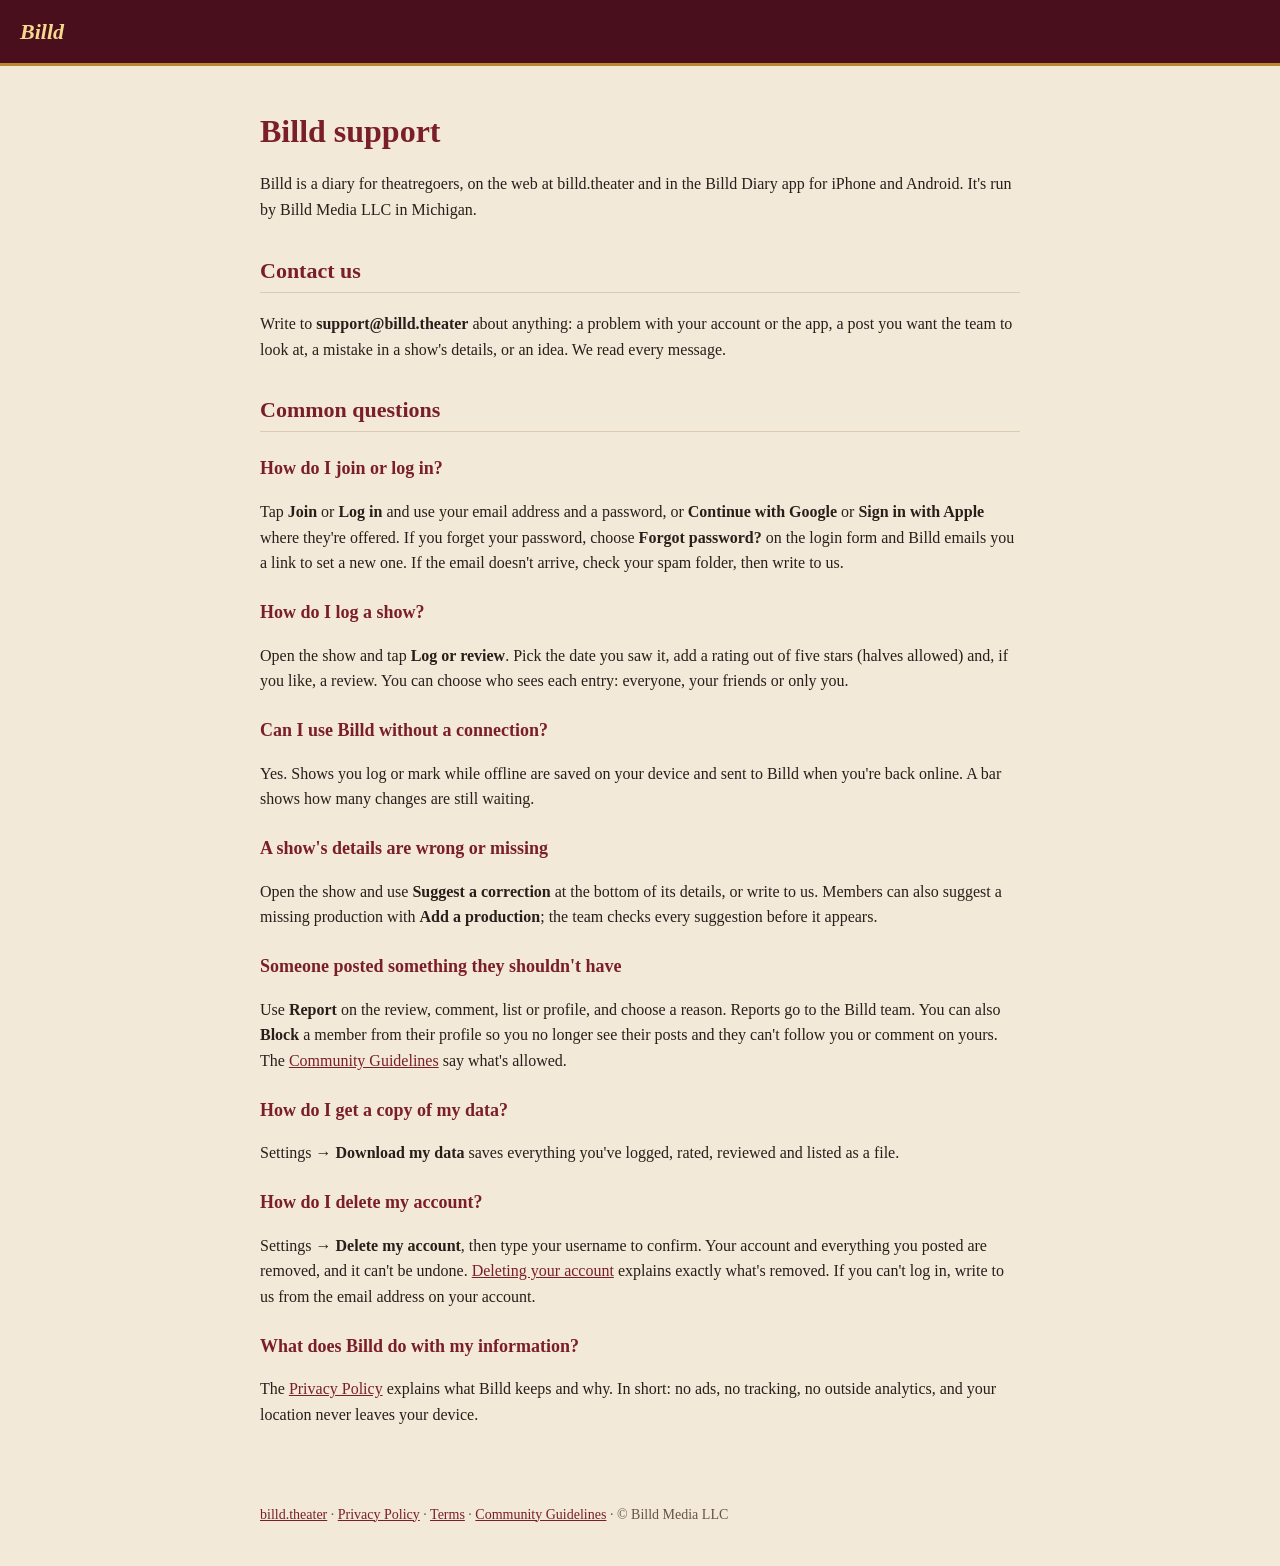
<file: support/index.html>
<!doctype html>
<html lang="en">
<head>
<meta charset="utf-8">
<meta name="viewport" content="width=device-width, initial-scale=1">
<title>Support · Billd</title>
<meta name="description" content="Help with Billd and the Billd Diary app: contact support@billd.theater, and answers to common questions.">
<link rel="canonical" href="https://billd.theater/support/">
<link rel="icon" href="/icons/icon.svg">
<style>
  body { margin: 0; background: #f3e9d8; color: #2a1e1a; font: 16px/1.6 Georgia, "Iowan Old Style", serif; }
  header { background: #4a0f1c; color: #fbf0dc; padding: 14px 20px; border-bottom: 3px solid #b8892f; }
  header a { color: #f6d98e; font-weight: bold; font-style: italic; font-size: 22px; text-decoration: none; }
  main { max-width: 760px; margin: 0 auto; padding: 24px 20px 60px; }
  h1 { color: #7a1e2c; font-size: 32px; line-height: 1.2; }
  h2 { color: #7a1e2c; font-size: 22px; margin-top: 30px; border-bottom: 1px solid #dccbb0; padding-bottom: 4px; }
  h3 { color: #7a1e2c; font-size: 18px; margin: 22px 0 4px; }
  a { color: #7a1e2c; }
  li { margin: 6px 0; }
  footer { max-width: 760px; margin: 0 auto; padding: 0 20px 40px; font-size: 14px; color: #65554a; }
</style>
</head>
<body>
<header><a href="/">Billd</a></header>
<main>
<h1>Billd support</h1>
<p>Billd is a diary for theatregoers, on the web at billd.theater and in the Billd Diary app for iPhone and Android. It's run by Billd Media LLC in Michigan.</p>
<h2>Contact us</h2>
<p>Write to <b>support@billd.theater</b> about anything: a problem with your account or the app, a post you want the team to look at, a mistake in a show's details, or an idea. We read every message.</p>
<h2>Common questions</h2>
<h3>How do I join or log in?</h3>
<p>Tap <b>Join</b> or <b>Log in</b> and use your email address and a password, or <b>Continue with Google</b> or <b>Sign in with Apple</b> where they're offered. If you forget your password, choose <b>Forgot password?</b> on the login form and Billd emails you a link to set a new one. If the email doesn't arrive, check your spam folder, then write to us.</p>
<h3>How do I log a show?</h3>
<p>Open the show and tap <b>Log or review</b>. Pick the date you saw it, add a rating out of five stars (halves allowed) and, if you like, a review. You can choose who sees each entry: everyone, your friends or only you.</p>
<h3>Can I use Billd without a connection?</h3>
<p>Yes. Shows you log or mark while offline are saved on your device and sent to Billd when you're back online. A bar shows how many changes are still waiting.</p>
<h3>A show's details are wrong or missing</h3>
<p>Open the show and use <b>Suggest a correction</b> at the bottom of its details, or write to us. Members can also suggest a missing production with <b>Add a production</b>; the team checks every suggestion before it appears.</p>
<h3>Someone posted something they shouldn't have</h3>
<p>Use <b>Report</b> on the review, comment, list or profile, and choose a reason. Reports go to the Billd team. You can also <b>Block</b> a member from their profile so you no longer see their posts and they can't follow you or comment on yours. The <a href="/#/guidelines">Community Guidelines</a> say what's allowed.</p>
<h3>How do I get a copy of my data?</h3>
<p>Settings → <b>Download my data</b> saves everything you've logged, rated, reviewed and listed as a file.</p>
<h3>How do I delete my account?</h3>
<p>Settings → <b>Delete my account</b>, then type your username to confirm. Your account and everything you posted are removed, and it can't be undone. <a href="/#/delete-account">Deleting your account</a> explains exactly what's removed. If you can't log in, write to us from the email address on your account.</p>
<h3>What does Billd do with my information?</h3>
<p>The <a href="/privacy/">Privacy Policy</a> explains what Billd keeps and why. In short: no ads, no tracking, no outside analytics, and your location never leaves your device.</p>
</main>
<footer><a href="/">billd.theater</a> · <a href="/privacy/">Privacy Policy</a> · <a href="/#/terms">Terms</a> · <a href="/#/guidelines">Community Guidelines</a> · © Billd Media LLC</footer>
</body>
</html>
</file>
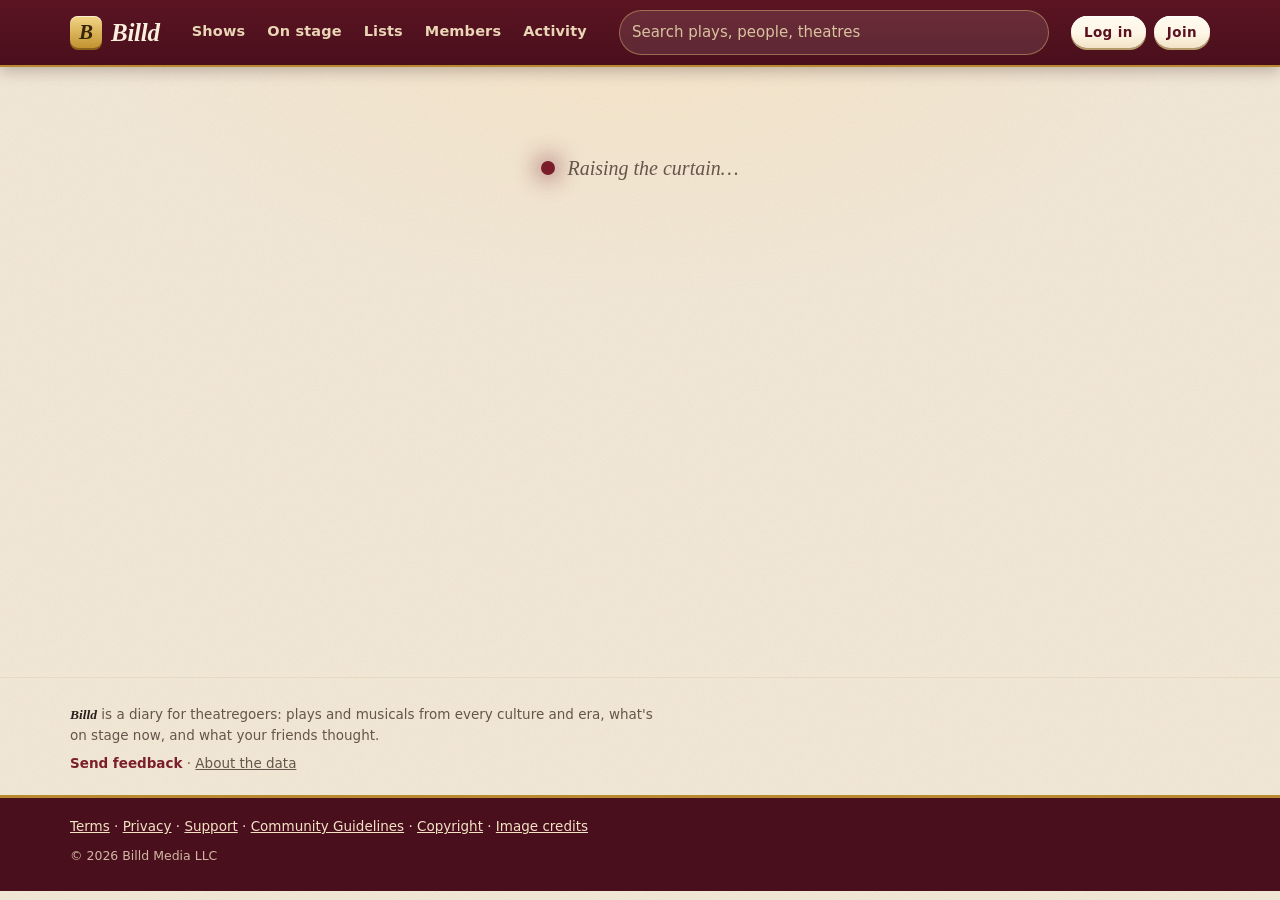
<file: auth/confirm.html>
<!doctype html>
<html lang="en">
<head>
<meta charset="utf-8">
<meta name="viewport" content="width=device-width, initial-scale=1, viewport-fit=cover">
<meta http-equiv="Content-Security-Policy" content="default-src 'self'; script-src 'self'; style-src 'self' 'unsafe-inline' https://fonts.googleapis.com; font-src https://fonts.gstatic.com; img-src 'self' data:; connect-src 'self' https://*.supabase.co; object-src 'none'; base-uri 'none'; form-action 'self'">
<meta name="referrer" content="no-referrer">
<meta name="robots" content="noindex">
<title>Confirming · Billd</title>
<meta name="theme-color" content="#4a0f1c">
<link rel="icon" href="../icons/icon.svg" type="image/svg+xml">
<link rel="stylesheet" href="https://fonts.googleapis.com/css2?family=Playfair+Display:ital,wght@0,700;1,600&family=DM+Sans:opsz,wght@9..40,400;9..40,600&display=swap">
<link rel="stylesheet" href="../app.css">
<script src="../theme.js"></script>
</head>
<body>
<!-- Where Billd's email links land (confirm your address, reset your password). When the Billd app is
     installed, the phone opens these links in the app instead (docs/app-build.md). -->
<header class="top">
  <div class="top-in">
    <a class="logo" href="../" aria-label="Billd home"><span class="logo-mark" aria-hidden="true">B</span><span class="logo-word">Billd</span></a>
  </div>
</header>
<main id="main" class="wrap" style="max-width:560px;padding-top:48px">
  <p class="kicker" id="cf-kicker">One moment</p>
  <h1 class="h1" id="cf-title" tabindex="-1">Checking your link…</h1>
  <p class="lead" id="cf-text" style="margin-top:12px"></p>
  <p class="acts" style="justify-content:flex-start;margin-top:22px"><a class="btn" id="cf-go" href="../" hidden>Open Billd</a></p>
</main>
<script src="../config.js"></script>
<script src="../supabase.js"></script>
<script src="confirm.js"></script>
</body>
</html>
</file>
<file: app.css>
/* Billd: "The Digital Programme". A theatregoer's keepsakes: warm programme paper, card stock,
   ink and a pen for the member's own notes; deep velvet for the house (the top bar, a profile's
   curtain, the main actions) and brass for stars and rules. Plays have no artwork, so each gets a
   designed programme cover: a jewel colour from a small house palette, a brass frame, the title
   set large. The dark theme, "Velvet", is the same house with the lights down. */
:root {
  --bg: #f3e9d8;          /* programme paper */
  --surface: #fbf6ec;     /* card stock */
  --raise: #ece0ca;
  --line: #dccbb0;
  --line-soft: #e7dac3;
  --ink: #2a1e1a;
  --muted: #65554a;       /* 5.9:1 on paper */
  --faint: #73614f;       /* 4.9:1 on paper */
  --gold: #7a1e2c;        /* the action colour: velvet (buttons, chosen chips, links) */
  --gold-ink: #fbf1de;
  --btn: linear-gradient(180deg, #962838, #6d1726);
  --btn-edge: #3d0c16;
  --star: #996512;        /* brass stars, 3.9:1 */
  --brass: #b8892f;       /* rules and frames */
  --head: #7a1e2c;        /* section headings */
  --pen: #2b3a67;         /* a member's own words */
  --red: #b02a3c;
  --ok: #2f7a4d;
  --warn: #9a5a10;
  --velvet: #4a0f1c;
  --shadow: 0 12px 30px rgb(70 45 15 / 0.18);
  --card-shadow: 0 1px 0 rgb(255 255 255 / 0.7) inset, 0 2px 3px rgb(60 40 20 / 0.16), 0 14px 24px -14px rgb(60 40 20 / 0.45);
  --grain: url("data:image/svg+xml,%3Csvg xmlns='http://www.w3.org/2000/svg' width='220' height='220'%3E%3Cfilter id='n'%3E%3CfeTurbulence type='fractalNoise' baseFrequency='.85' numOctaves='3' stitchTiles='stitch'/%3E%3CfeColorMatrix values='0 0 0 0 .35 0 0 0 0 .25 0 0 0 0 .15 0 0 0 .08 0'/%3E%3C/filter%3E%3Crect width='100%25' height='100%25' filter='url(%23n)'/%3E%3C/svg%3E");
  --font-display: "Playfair Display", "Iowan Old Style", Georgia, serif;
  --font-ui: "DM Sans", system-ui, -apple-system, "Segoe UI", sans-serif;
  --font-hand: "Caveat", "Segoe Print", "Bradley Hand", cursive;
  --font-bill: "Oswald", "Arial Narrow", Impact, sans-serif;
  --radius: 10px;
  --wrap: 1180px;
  color-scheme: light;
}
:root[data-theme="dark"] {
  --bg: #1f171a; --surface: #2b2125; --raise: #372b30; --line: #4b3d43; --line-soft: #3a2e33;
  --ink: #fbf4ea; --muted: #c8bcb1; --faint: #a99b90;
  --gold: #f0c35a; --gold-ink: #24170a; --btn: linear-gradient(180deg, #f3d07a, #d9a43a); --btn-edge: #8a6219;
  --star: #f0c35a; --brass: #c79a45; --head: #f3d9a4; --pen: #b9c6f0;
  --red: #ff7a85; --ok: #86d0a3; --warn: #f4ab68; --velvet: #3a0b16;
  --shadow: 0 14px 36px rgb(0 0 0 / 0.45);
  --card-shadow: 0 1px 0 rgb(255 255 255 / 0.05) inset, 0 12px 26px -12px rgb(0 0 0 / 0.7);
  --grain: url("data:image/svg+xml,%3Csvg xmlns='http://www.w3.org/2000/svg' width='220' height='220'%3E%3Cfilter id='n'%3E%3CfeTurbulence type='fractalNoise' baseFrequency='.85' numOctaves='3' stitchTiles='stitch'/%3E%3CfeColorMatrix values='0 0 0 0 1 0 0 0 0 .9 0 0 0 0 .8 0 0 0 .05 0'/%3E%3C/filter%3E%3Crect width='100%25' height='100%25' filter='url(%23n)'/%3E%3C/svg%3E");
  color-scheme: dark;
}

* { box-sizing: border-box; }
html { -webkit-text-size-adjust: 100%; }
/* Never pan sideways: anything a little wider than the screen (a full-bleed band, a shadow, a long word)
   is clipped instead of letting the whole page slide left and right on a phone, which iOS does even
   when the overhang is a few pixels. "clip", unlike "hidden", keeps position: sticky working. */
html, body { overflow-x: clip; }
@supports not (overflow-x: clip) { html, body { overflow-x: hidden; } }
body {
  margin: 0; min-height: 100vh; background: var(--bg); color: var(--ink);
  font: 16px/1.5 var(--font-ui); -webkit-font-smoothing: antialiased;
  padding-bottom: env(safe-area-inset-bottom, 0px);
}
button, input, select, textarea { font: inherit; color: inherit; }
a { color: inherit; }
img { max-width: 100%; }
:focus-visible { outline: 2px solid var(--gold); outline-offset: 2px; border-radius: 4px; }
[hidden] { display: none !important; }
.vh { position: absolute; width: 1px; height: 1px; overflow: hidden; clip: rect(0 0 0 0); white-space: nowrap; }
.skip { position: absolute; left: 8px; top: -60px; z-index: 100; background: var(--gold); color: var(--gold-ink); padding: 8px 14px; border-radius: 8px; font-weight: 600; }
.skip:focus { top: 8px; }
.wrap { max-width: var(--wrap); margin: 0 auto; padding: 0 20px; }
main { outline: none; min-height: 60vh; }

/* ---------------- top bar ---------------- */
.top { position: sticky; top: 0; z-index: 30; background: color-mix(in srgb, var(--bg) 88%, transparent);
  backdrop-filter: saturate(1.4) blur(10px); -webkit-backdrop-filter: saturate(1.4) blur(10px);
  border-bottom: 1px solid var(--line-soft); padding-top: env(safe-area-inset-top, 0px); }
.top-in { max-width: var(--wrap); margin: 0 auto; padding: 10px 20px; display: flex; align-items: center; gap: 22px; }
.logo { display: inline-flex; align-items: center; gap: 9px; text-decoration: none; flex: none; }
.logo-mark { display: inline-grid; place-items: center; width: 32px; height: 32px; border-radius: 8px; background: var(--gold); color: var(--gold-ink);
  font: 800 21px/1 var(--font-display); font-style: italic; box-shadow: inset 0 0 0 2px color-mix(in srgb, var(--gold-ink) 18%, transparent); }
.logo-word { font: 800 25px/1 var(--font-display); font-style: italic; letter-spacing: -0.01em; }
.nav { display: flex; gap: 2px; }
.nav a { text-decoration: none; padding: 7px 11px; border-radius: 8px; font-weight: 600; font-size: 14.5px; color: var(--muted); letter-spacing: 0.01em; }
.nav a:hover { color: var(--ink); }
.nav a[aria-current="page"] { color: var(--ink); background: var(--raise); }
.search { flex: 1 1 180px; min-width: 0; }
.search input { width: 100%; padding: 8px 14px 8px 36px; border-radius: 999px; border: 1px solid var(--line); background: var(--surface)
  url("data:image/svg+xml,%3Csvg xmlns='http://www.w3.org/2000/svg' width='16' height='16' viewBox='0 0 24 24' fill='none' stroke='%23a69e98' stroke-width='2.4'%3E%3Ccircle cx='11' cy='11' r='7'/%3E%3Cpath d='m20 20-4-4'/%3E%3C/svg%3E") no-repeat 13px center; font-size: 14.5px; }
.search input::placeholder { color: var(--faint); }
.acct { display: flex; align-items: center; gap: 8px; flex: none; }
.avatar { --hue: 30; display: inline-grid; place-items: center; width: 34px; height: 34px; border-radius: 50%; flex: none;
  background: hsl(var(--hue) 45% 38%); color: #fff; font: 700 14px/1 var(--font-ui); text-transform: uppercase; text-decoration: none; }
.avatar.lg { width: 84px; height: 84px; font-size: 34px; font-family: var(--font-display); font-style: italic; }
.avatar.sm { width: 26px; height: 26px; font-size: 11px; }
.avatar.has-photo { overflow: hidden; background: var(--raise); }
.avatar > img { display: block; width: 100%; height: 100%; object-fit: cover; border-radius: 50%; }
.photo-edit { display: flex; align-items: center; gap: 16px; }
.photo-acts { min-width: 0; }
.photo-btns { display: flex; gap: 8px; flex-wrap: wrap; }
.photo-acts .hint { margin: 8px 0 0; font-size: 12.5px; }
.adm-photo { display: block; width: 128px; height: 128px; border-radius: 50%; object-fit: cover; }

/* ---------------- buttons, fields ---------------- */
.btn { display: inline-flex; align-items: center; justify-content: center; gap: 8px; border: 0; border-radius: 999px; cursor: pointer;
  background: var(--gold); color: var(--gold-ink); font-weight: 700; font-size: 14.5px; padding: 9px 18px; text-decoration: none; min-height: 40px; }
.btn:hover { filter: brightness(1.08); }
.btn:disabled { opacity: 0.5; cursor: not-allowed; filter: none; }
.btn.ghost { background: transparent; color: var(--ink); border: 1px solid var(--line); font-weight: 600; }
.btn.ghost:hover { border-color: var(--muted); }
.btn.sm { min-height: 32px; padding: 5px 13px; font-size: 13.5px; }
.btn.on { background: var(--raise); color: var(--ink); border: 1px solid var(--line); }
.linkbtn { border: 0; background: none; padding: 0; color: var(--gold); cursor: pointer; font-weight: 600; text-decoration: none; }
.linkbtn:hover { text-decoration: underline; text-underline-offset: 3px; }
.linkbtn.danger { color: var(--red); }
.field { display: flex; flex-direction: column; gap: 6px; min-width: 0; }
.field label, .label { font-size: 12px; font-weight: 700; letter-spacing: 0.08em; text-transform: uppercase; color: var(--muted); }
.opt { text-transform: none; letter-spacing: 0; font-weight: 500; color: var(--faint); }
.hint { margin: 0; font-size: 12.5px; color: var(--faint); }
input:not([type=checkbox]):not([type=radio]), textarea, select {
  width: 100%; padding: 10px 12px; border: 1px solid var(--line); border-radius: 8px; background: var(--bg); color: var(--ink); font-size: 15px; }
textarea { min-height: 8em; resize: vertical; line-height: 1.5; }
select { width: auto; padding: 6px 10px; background: var(--surface); }
.check { display: inline-flex; gap: 8px; align-items: center; cursor: pointer; font-size: 14.5px; }
.check input { width: 18px; height: 18px; accent-color: var(--gold); }
.note { margin: 0; padding: 10px 12px; border-radius: 8px; background: var(--raise); font-size: 14px; }
.note.err { color: var(--warn); }
.note.ok { color: var(--ok); }

/* ---------------- section headings ---------------- */
.h1 { margin: 0; font: 800 34px/1.05 var(--font-display); letter-spacing: -0.015em; }
.sec { margin: 40px 0 0; }
.sec-head { display: flex; justify-content: space-between; align-items: baseline; gap: 12px; border-bottom: 1px solid var(--line); padding-bottom: 8px; margin-bottom: 16px; }
.sec-head h2 { margin: 0; font: 700 13px/1.2 var(--font-ui); letter-spacing: 0.14em; text-transform: uppercase; color: var(--muted); }
.sec-head a, .sec-head button { font-size: 13px; font-weight: 600; color: var(--muted); text-decoration: none; background: none; border: 0; cursor: pointer; padding: 0; }
.sec-head a:hover, .sec-head button:hover { color: var(--ink); }
.kicker { margin: 0; font-size: 12.5px; font-weight: 700; letter-spacing: 0.12em; text-transform: uppercase; color: var(--muted); }
.lead { font: 19px/1.5 var(--font-display); margin: 0; }
.empty { color: var(--muted); padding: 22px 0; }
.empty b { color: var(--ink); }

/* ---------------- posters ---------------- */
.poster { --bg1: #6d1f2b; --fg: #f6ead6; --acc: #f0b93f;
  position: relative; display: flex; flex-direction: column; aspect-ratio: 2 / 3; border-radius: 6px; overflow: hidden;
  background: var(--bg1); color: var(--fg); text-decoration: none; padding: 9% 9% 8%; isolation: isolate;
  box-shadow: inset 0 0 0 1px rgb(255 255 255 / 0.08), 0 2px 8px rgb(0 0 0 / 0.35); container-type: inline-size; }
.poster::after { content: ""; position: absolute; inset: 0; z-index: -1; opacity: 0.18; pointer-events: none;
  background: radial-gradient(120% 70% at 50% 0%, rgb(255 255 255 / 0.5), transparent 60%); }
.poster .p-top { font: 600 6.6cqi/1.15 var(--font-ui); letter-spacing: 0.16em; text-transform: uppercase; opacity: 0.8; }
.poster .p-title { margin: auto 0; font: 800 13cqi/1.02 var(--font-display); letter-spacing: -0.01em; overflow-wrap: break-word; hyphens: auto;
  display: -webkit-box; -webkit-line-clamp: 6; -webkit-box-orient: vertical; overflow: hidden; text-wrap: balance; }
.poster .p-title.long { font-size: 10.5cqi; }
.poster .p-title.xlong { font-size: 8.6cqi; }
.poster .p-rule { height: 2px; width: 30%; background: var(--acc); margin: 0 0 6%; }
.poster .p-by { font: 600 7.4cqi/1.2 var(--font-ui); letter-spacing: 0.02em; overflow: hidden; display: -webkit-box; -webkit-line-clamp: 2; -webkit-box-orient: vertical; }
.poster .p-yr { font: 500 6.6cqi/1.2 var(--font-ui); opacity: 0.75; margin-top: 2%; }
/* layout B: a condensed bill face, ruled top and bottom */
.poster.b { padding-top: 11%; padding-bottom: 13%; }
.poster.b:has(.p-badge)::before { top: calc(5% + 16px); }
.poster.b .p-title { font: 700 15cqi/0.98 var(--font-bill); text-transform: uppercase; letter-spacing: 0.01em; }
.poster.b .p-title.long { font-size: 12cqi; }
.poster.b .p-title.xlong { font-size: 9.6cqi; }
.poster.b::before { content: ""; position: absolute; left: 7%; right: 7%; top: 5%; bottom: 5%; border-top: 2px solid var(--acc); border-bottom: 2px solid var(--acc); pointer-events: none; }
/* layout C: italic title on a framed card */
.poster.c::before { content: ""; position: absolute; inset: 5%; border: 1px solid color-mix(in srgb, var(--fg) 45%, transparent); border-radius: 3px; pointer-events: none; }
.poster.c .p-title { font-style: italic; font-weight: 600; text-align: center; }
.poster.c .p-rule { margin-left: auto; margin-right: auto; }
.poster.c .p-by, .poster.c .p-yr, .poster.c .p-top { text-align: center; }
.poster .p-badge { position: absolute; top: 6px; right: 6px; z-index: 2; font: 700 9.5px/1 var(--font-ui); letter-spacing: 0.08em; text-transform: uppercase;
  background: var(--gold); color: var(--gold-ink); padding: 4px 6px; border-radius: 4px; }
.poster .p-badge ~ .p-top { visibility: hidden; }
.poster .p-badge.soon { background: var(--ink); color: var(--bg); }
.poster.sm .p-badge { font-size: 8px; padding: 3px 4px; }
:root[data-theme="dark"] .poster { box-shadow: inset 0 0 0 1px rgb(255 255 255 / 0.08), 0 2px 8px rgb(0 0 0 / 0.35); }
.poster:hover { box-shadow: inset 0 0 0 2px var(--gold), 0 2px 8px rgb(0 0 0 / 0.35); }

.grid { display: grid; grid-template-columns: repeat(auto-fill, minmax(140px, 1fr)); gap: 18px 14px; }
.grid.dense { grid-template-columns: repeat(auto-fill, minmax(104px, 1fr)); gap: 12px 10px; }
.cell { min-width: 0; display: flex; flex-direction: column; gap: 6px; }
.cell-meta { display: flex; align-items: center; gap: 6px; min-height: 18px; font-size: 12.5px; color: var(--muted); }
.cell-meta .stars { color: var(--star); letter-spacing: 0.02em; }
.cell-meta .seen-i { color: var(--ok); }
.cell-meta .heart { color: var(--red); }
.cell-cap { font-size: 13px; line-height: 1.3; color: var(--muted); overflow: hidden; display: -webkit-box; -webkit-line-clamp: 2; -webkit-box-orient: vertical; }
.cell-cap b { color: var(--ink); font-weight: 600; }
.row-scroll { display: grid; grid-auto-flow: column; grid-auto-columns: minmax(132px, 150px); gap: 14px; overflow-x: auto;
  scroll-snap-type: x proximity; padding-bottom: 8px; scrollbar-width: thin; }
.row-scroll > * { scroll-snap-align: start; }

/* ---------------- home ---------------- */
.hero { padding: 54px 0 10px; }
.hero h1 { margin: 0; font: 800 clamp(36px, 6vw, 64px)/1.0 var(--font-display); letter-spacing: -0.025em; max-width: 15ch; text-wrap: balance; }
.hero h1 em { color: var(--gold); font-style: italic; }
.hero > p { margin: 16px 0 0; max-width: 54ch; color: var(--muted); font-size: 17.5px; }
.hero .acts { margin-top: 22px; display: flex; gap: 10px; flex-wrap: wrap; justify-content: flex-start; }
.hero .acts .btn:last-child { margin-left: 0; }
/* What's happening in Detroit: an Easter egg for visitors on Detroit time (app.js, DETROIT): the Spirit of Detroit
   standing on the stage floor, stage left, just bright enough to be found */
.detroit { position: absolute; left: 21%; bottom: 15%; z-index: 4; text-decoration: none;
  opacity: 0.72; transition: opacity 0.2s, transform 0.2s; }
.detroit:hover, .detroit:focus-visible { opacity: 1; transform: scale(1.08); }
.detroit img { display: block; width: 70px; height: auto; filter: drop-shadow(0 4px 8px rgb(0 0 0 / 0.35)); }
@media (max-width: 640px) { .detroit { left: 18%; } .detroit img { width: 56px; } }
/* once the stage settles into its short band the buttons come down to the floor: the Spirit gets smaller and keeps
   to the floor's front edge, below them */
.stage.settled .detroit { bottom: 13%; }
.stage.settled .detroit img { width: 44px; }
@media (max-width: 640px) { .stage.settled .detroit { left: 14%; } .stage.settled .detroit img { width: 38px; } }
.fh-head .detroit { position: static; display: inline-block; margin-top: 12px; }  /* the members' feed home has no stage */
/* What's happening in New York (app.js, nycHTML): the Statue of Liberty on the same floor, stage right, mirroring the Spirit;
   sized by height since she is tall and narrow, and kept to the same footprint so she never reaches the buttons */
.nyc { position: absolute; right: 21%; bottom: 15%; z-index: 4; text-decoration: none;
  opacity: 0.72; transition: opacity 0.2s, transform 0.2s; }
.nyc:hover, .nyc:focus-visible { opacity: 1; transform: scale(1.08); }
.nyc img { display: block; height: 64px; width: auto; filter: drop-shadow(0 4px 8px rgb(0 0 0 / 0.35)); }
@media (max-width: 640px) { .nyc { right: 18%; } .nyc img { height: 52px; } }
.stage.settled .nyc { bottom: 13%; }
.stage.settled .nyc img { height: 40px; }
@media (max-width: 640px) { .stage.settled .nyc { right: 14%; } .stage.settled .nyc img { height: 34px; } }
.fh-head .nyc { position: static; display: inline-block; margin-top: 12px; vertical-align: bottom; }
.fh-head .detroit + .nyc { margin-left: 16px; }
.lets { display: grid; grid-template-columns: repeat(4, minmax(0, 1fr)); gap: 10px; margin-top: 30px; }
.let { display: flex; gap: 12px; align-items: center; padding: 14px 16px; border-radius: var(--radius); background: var(--surface); border: 1px solid var(--line-soft); color: inherit; text-decoration: none; font: inherit; text-align: left; cursor: pointer; transition: transform .15s ease, border-color .15s ease; }
.let:hover { transform: translateY(-2px); border-color: var(--gold); }
.let b { display: block; font-size: 16px; }
.let span { display: block; font-size: 13px; color: var(--muted); margin-top: 2px; }
.let:first-child span { color: inherit; opacity: .8; }
.let svg { flex: none; width: 28px; height: 28px; fill: var(--muted); }
.let:first-child { background: var(--gold); color: var(--gold-ink); border-color: transparent; }
.let:first-child svg { fill: var(--gold-ink); }
.let p { margin: 0; line-height: 1.25; }
.welcome { display: flex; align-items: center; gap: 14px; padding: 30px 0 0; }
.welcome h1 { margin: 0; font: 800 30px/1.1 var(--font-display); }
.cities { display: flex; gap: 6px; flex-wrap: wrap; margin: -4px 0 14px; }
.city-pick { display: flex; align-items: center; gap: 10px; margin: -4px 0 16px; font-weight: 600; }
.city-pick select { flex: 1; min-width: 0; width: 100%; max-width: 360px; min-height: 44px; font-size: 16px; border-radius: 10px; }
/* the home row's city: how it was picked, and the picker under it */
.near { margin: -8px 0 14px; font-size: 13px; color: var(--muted); }
.near .linkbtn, .near a { font-size: inherit; }
.near a { color: var(--muted); font-weight: 600; }
.near a:hover { color: var(--ink); }
.near-pick { display: flex; flex-wrap: wrap; align-items: center; gap: 10px 14px; margin: 0 0 18px; }
.near-pick .city-pick { margin: 0; flex: 1 1 260px; max-width: 420px; }
.near-pick .hint { flex-basis: 100%; }
.near-pick .hint:empty { display: none; }
.back { display: inline-block; margin: 14px 0 4px; padding: 8px 0; min-height: 40px; color: var(--muted, inherit); text-decoration: none; font-weight: 600; }
.back:hover { text-decoration: underline; }
.chip { text-decoration: none; display: inline-flex; align-items: center; gap: 6px; min-height: 32px; padding: 4px 12px; border-radius: 999px; border: 1px solid var(--line);
  background: transparent; color: var(--ink); font-size: 13.5px; cursor: pointer; text-align: left; }
.chip small { color: var(--faint); font-size: 12px; font-variant-numeric: tabular-nums; }
.chip:hover { border-color: var(--muted); }
.chip[aria-pressed="true"] { background: var(--gold); border-color: var(--gold); color: var(--gold-ink); }
.chip[aria-pressed="true"] small { color: inherit; opacity: 0.75; }
.chip.dim { opacity: 0.45; }

/* ---------------- reviews ---------------- */
.reviews { list-style: none; margin: 0; padding: 0; display: flex; flex-direction: column; }
.review { display: grid; grid-template-columns: 72px minmax(0, 1fr); gap: 16px; padding: 18px 0; border-bottom: 1px solid var(--line-soft); }
.review.noposter { grid-template-columns: minmax(0, 1fr); }
.review-head { display: flex; flex-wrap: wrap; gap: 6px 10px; align-items: center; font-size: 14px; color: var(--muted); }
.review-head a { text-decoration: none; font-weight: 700; color: var(--ink); }
.review-head .stars { color: var(--star); font-size: 15px; letter-spacing: 0.04em; }
.review-head .heart { color: var(--red); }
.review-title { margin: 0 0 4px; font: 700 19px/1.25 var(--font-display); }
.review-title a { text-decoration: none; }
.review-title small { font: 500 14px var(--font-ui); color: var(--muted); margin-left: 6px; }
.review-body { margin: 8px 0 0; font-size: 15.5px; line-height: 1.6; white-space: pre-wrap; overflow-wrap: anywhere; }
.review-body.clamp { display: -webkit-box; -webkit-line-clamp: 6; -webkit-box-orient: vertical; overflow: hidden; }
.spoiler { display: inline-flex; gap: 8px; align-items: center; margin-top: 8px; font-size: 14px; color: var(--muted); }
.review-foot { display: flex; gap: 16px; align-items: center; margin-top: 10px; font-size: 13.5px; color: var(--muted); }
.review-foot button { border: 0; background: none; color: inherit; cursor: pointer; padding: 4px 0; font: inherit; display: inline-flex; gap: 6px; align-items: center; }
.review-foot button[aria-pressed="true"] { color: var(--red); }
.review-foot button:hover { color: var(--ink); }
.comments { list-style: none; margin: 12px 0 0; padding: 0 0 0 14px; border-left: 2px solid var(--line); display: flex; flex-direction: column; gap: 10px; }
.comments li { font-size: 14.5px; }
.comments .who { font-weight: 700; text-decoration: none; margin-right: 6px; }
.comments time { color: var(--faint); font-size: 12.5px; margin-left: 6px; }
.comment-form { display: flex; gap: 8px; margin-top: 10px; }
.comment-form input { flex: 1; }

/* ---------------- play page ---------------- */
.play { display: grid; grid-template-columns: 230px minmax(0, 1fr) 250px; gap: 34px; padding-top: 30px; align-items: start; }
.play-poster { position: sticky; top: 80px; }
.play-head h1 { margin: 0; font: 800 clamp(30px, 4.6vw, 48px)/1.04 var(--font-display); letter-spacing: -0.02em; text-wrap: balance; }
.play-head .yr { font: 500 22px var(--font-display); color: var(--muted); margin-left: 6px; white-space: nowrap; }
.play-head .orig { margin: 6px 0 0; font: italic 500 19px/1.3 var(--font-display); color: var(--muted); }
.play-head .byline { margin: 10px 0 0; font-size: 16.5px; color: var(--muted); }
.play-head .byline button { font-size: inherit; color: var(--ink); font-weight: 600; }
.tags { display: flex; flex-wrap: wrap; gap: 6px; margin: 14px 0 0; }
.tag { font-size: 12.5px; padding: 3px 10px; border-radius: 999px; background: var(--raise); color: var(--muted); border: 0; cursor: pointer; }
.tag:hover { color: var(--ink); }
.synopsis { font: 18px/1.62 var(--font-display); margin: 22px 0 0; max-width: 62ch; }
.src { margin: 6px 0 0; font-size: 12.5px; color: var(--faint); }
.src a { color: var(--muted); }

.actions { background: var(--surface); border: 1px solid var(--line-soft); border-radius: var(--radius); overflow: hidden; }
.act-row { display: grid; grid-template-columns: repeat(3, 1fr); border-bottom: 1px solid var(--line-soft); }
.act { display: flex; flex-direction: column; align-items: center; gap: 4px; padding: 14px 4px 10px; border: 0; background: none; color: var(--muted); cursor: pointer; font-size: 12.5px; font-weight: 600; }
.act svg { width: 30px; height: 30px; fill: currentColor; }
.act:hover { color: var(--ink); }
.act[aria-pressed="true"].seen { color: var(--ok); }
.act[aria-pressed="true"].like { color: var(--red); }
.act[aria-pressed="true"].want { color: var(--gold); }
.act-rate { padding: 12px 14px 14px; border-bottom: 1px solid var(--line-soft); text-align: center; }
.act-rate .label { display: block; margin-bottom: 6px; }
.act-line { display: block; width: 100%; padding: 12px 14px; border: 0; border-bottom: 1px solid var(--line-soft); background: none; color: var(--ink); text-align: center; cursor: pointer; font-size: 14.5px; font-weight: 600; }
.act-line:last-child { border-bottom: 0; }
.act-line:hover { background: var(--raise); }
.act-signin { padding: 18px; text-align: center; font-size: 14.5px; color: var(--muted); }
.act-signin .btn { margin-top: 10px; width: 100%; }

/* star rating: ten radio buttons, two per star */
.rate { display: inline-flex; gap: 2px; --s: 28px; }
.rate.big { --s: 34px; }
.rate.sm { --s: 18px; }
.rate .star { position: relative; width: var(--s); height: var(--s); }
.rate .star::before { content: "★"; position: absolute; inset: 0; font-size: calc(var(--s) * 1.05); line-height: var(--s); text-align: center; color: var(--line); }
.rate .star.full::before { color: var(--star); }
.rate .star.half::before { background: linear-gradient(90deg, var(--star) 50%, var(--line) 50%); -webkit-background-clip: text; background-clip: text; color: transparent; }
.rate input { position: absolute; opacity: 0; width: 1px; height: 1px; }
.rate label { position: absolute; top: 0; bottom: 0; width: 50%; cursor: pointer; z-index: 1; }
.rate label.l { left: 0; } .rate label.r { right: 0; }
.rate:focus-within { outline: 2px solid var(--gold); outline-offset: 3px; border-radius: 6px; }
.rate-clear { display: block; margin: 4px auto 0; font-size: 12px; color: var(--faint); border: 0; background: none; cursor: pointer; }

#play-now:empty { display: none; }
.nowp { margin: 22px 0 0; padding: 16px 18px; border-radius: var(--radius); background: var(--surface); border: 1px solid var(--line-soft); border-left: 4px solid var(--gold); }
.nowp h2 { margin: 0 0 10px; font: 700 12.5px/1.2 var(--font-ui); letter-spacing: 0.14em; text-transform: uppercase; color: var(--gold); }
.nowp ul { list-style: none; margin: 0; padding: 0; display: grid; gap: 14px; }
.nowp li { display: flex; flex-wrap: wrap; justify-content: space-between; gap: 8px 16px; align-items: center; }
.np-where strong { font-weight: 700; }
.np-when { font-size: 14px; color: var(--muted); }
.np-src { flex-basis: 100%; font-size: 11.5px; color: var(--faint); }
.np-cast { flex-basis: 100%; display: grid; gap: 4px; font-size: 14px; line-height: 1.45; }
.np-cast .np-l { font: 700 11px/1 var(--font-ui); letter-spacing: 0.1em; text-transform: uppercase; color: var(--muted); margin-right: 4px; }
.np-cast .linkbtn { font-weight: 600; }
.np-part { color: var(--muted); }
.np-more { display: inline; }
.np-more summary { display: inline; cursor: pointer; color: var(--gold); list-style: none; }
.np-more summary::-webkit-details-marker { display: none; }
.np-more[open] summary { display: none; }
.badge { display: inline-block; font: 700 10px/1.6 var(--font-ui); letter-spacing: 0.08em; text-transform: uppercase; border-radius: 4px; padding: 1px 6px; vertical-align: 2px; background: var(--raise); color: var(--muted); }
.badge.dist { background: color-mix(in srgb, var(--gold) 20%, transparent); color: var(--gold); }
.badge.now { background: var(--gold); color: var(--gold-ink); }

.stats { display: flex; gap: 18px; flex-wrap: wrap; margin: 18px 0 0; font-size: 13.5px; color: var(--muted); }
.stats b { color: var(--ink); font-size: 15px; }
.hist { display: flex; align-items: flex-end; gap: 2px; height: 44px; margin: 6px 0 2px; }
.hist span { flex: 1; background: var(--line); border-radius: 2px 2px 0 0; min-height: 2px; }
.hist-ends { display: flex; justify-content: space-between; font-size: 12px; color: var(--gold); }
.avg { font: 800 30px/1 var(--font-display); }

.facts { display: grid; grid-template-columns: 120px minmax(0, 1fr); gap: 10px 16px; margin: 0; font-size: 14.5px; }
.facts dt { font-size: 11.5px; font-weight: 700; letter-spacing: 0.1em; text-transform: uppercase; color: var(--muted); padding-top: 2px; }
.facts dd { margin: 0; min-width: 0; overflow-wrap: anywhere; }
.facts small { color: var(--muted); }
.facts a { color: var(--gold); }

.prods { list-style: none; margin: 0; padding: 0; display: flex; flex-direction: column; gap: 16px; }
.prod { border-left: 2px solid var(--line); padding: 2px 0 2px 14px; font-size: 14.5px; }
.prod-head { display: flex; flex-wrap: wrap; gap: 6px; align-items: baseline; }
.prod-head em { font-family: var(--font-display); }
.runs { list-style: none; margin: 4px 0 6px; padding: 0; }
.run { display: grid; grid-template-columns: 118px minmax(0, 1fr); gap: 10px; }
.run-date { font-variant-numeric: tabular-nums; color: var(--muted); }
.pc { margin-top: 3px; color: var(--ink); overflow-wrap: anywhere; }
.pc-l { display: inline-block; min-width: 70px; font-size: 11px; font-weight: 700; letter-spacing: 0.08em; text-transform: uppercase; color: var(--muted); }
.prod-notes { margin: 6px 0 0; font-family: var(--font-display); }
.prod-src { margin-top: 4px; font-size: 12.5px; color: var(--faint); }
.prod-src a { color: var(--muted); }
.strip { margin: 4px 0 18px; }
.st-line { position: relative; height: 20px; border-bottom: 1px solid var(--line); }
.st-tick { position: absolute; bottom: 0; width: 2px; height: 10px; margin-left: -1px; background: var(--muted); border-radius: 1px; }
.st-tick.dist { background: var(--gold); }
.st-tick.prem { height: 20px; width: 3px; background: var(--gold); }
.st-ends { display: flex; justify-content: space-between; font-size: 12px; color: var(--muted); margin-top: 3px; }
/* marks on one production: seen, like, a rating, and its totals */
.prod-acts { display: flex; flex-wrap: wrap; align-items: center; gap: 4px 10px; margin-top: 6px; }
.prod-acts .pa { display: inline-flex; align-items: center; padding: 2px; border: 0; background: none; color: var(--faint); cursor: pointer; border-radius: 6px; }
.prod-acts .pa svg { width: 20px; height: 20px; fill: currentColor; }
.prod-acts .pa:hover { color: var(--ink); }
.prod-acts .pa[aria-pressed="true"].seen { color: var(--ok); }
.prod-acts .pa[aria-pressed="true"].like { color: var(--red); }
.prod-stats { font-size: 12.5px; color: var(--muted); }
.prod-dist { font-size: 12.5px; color: var(--muted); }
.pp-list { max-height: 50vh; margin-top: 10px; }
.pp-list li button { flex-direction: column; gap: 2px; }
.pp-skip { margin: 12px 0 0; text-align: center; }
.prod-tools { display: flex; gap: 10px; flex-wrap: wrap; align-items: center; margin: 4px 0 10px; }
.prod-tools input { flex: 1 1 220px; }
.prod-chips { margin: 0 0 10px; }
.prod-chips select { min-height: 32px; padding: 4px 10px; border-radius: 999px; }
details.more-prods summary { cursor: pointer; color: var(--gold); font-weight: 600; margin-top: 14px; }
.side h3 { margin: 0 0 10px; font: 700 12.5px/1.2 var(--font-ui); letter-spacing: 0.14em; text-transform: uppercase; color: var(--muted); }
.side .box { padding: 16px 0; border-top: 1px solid var(--line-soft); }
.side .box:first-child { border-top: 0; padding-top: 0; }
.minilists { list-style: none; margin: 0; padding: 0; display: flex; flex-direction: column; gap: 8px; font-size: 14px; }
.minilists a { text-decoration: none; font-weight: 600; }
.minilists small { color: var(--muted); display: block; font-weight: 400; }

/* ---------------- profile ---------------- */
.prof { display: flex; gap: 22px; align-items: center; padding: 34px 0 0; flex-wrap: wrap; }
.prof h1 { margin: 0; font: 800 34px/1.05 var(--font-display); }
.prof .handle { color: var(--muted); font-size: 15px; }
.prof .bio { margin: 8px 0 0; max-width: 60ch; font-size: 15.5px; }
.prof-main { flex: 1; min-width: 220px; }
.prof-stats { display: flex; flex-wrap: wrap; gap: 10px 0; max-width: 100%; }
.prof-stats a, .prof-stats div { display: flex; flex-direction: column; align-items: center; padding: 0 16px; text-decoration: none; border-left: 1px solid var(--line); }
.prof-stats > :first-child { border-left: 0; }
.prof-stats b { font: 800 24px/1.1 var(--font-display); }
.prof-stats span { font-size: 11.5px; letter-spacing: 0.1em; text-transform: uppercase; color: var(--muted); }
.tabs { display: flex; gap: 2px; border-bottom: 1px solid var(--line); margin: 26px 0 18px; overflow-x: auto; scrollbar-width: none; }
.tabs a { padding: 10px 14px; text-decoration: none; color: var(--muted); font-weight: 600; font-size: 14.5px; border-bottom: 2px solid transparent; white-space: nowrap; }
.tabs a[aria-current="page"] { color: var(--ink); border-bottom-color: var(--gold); }
.favs { display: grid; grid-template-columns: repeat(4, minmax(0, 1fr)); gap: 14px; max-width: 640px; }
.fav-empty { aspect-ratio: 2 / 3; border-radius: 6px; border: 1px dashed var(--line); display: grid; place-items: center; color: var(--faint); font-size: 13px; text-align: center; padding: 8px; }
.diary { width: 100%; border-collapse: collapse; font-size: 14.5px; }
.diary th { text-align: left; font-size: 11.5px; letter-spacing: 0.1em; text-transform: uppercase; color: var(--muted); padding: 8px 8px; border-bottom: 1px solid var(--line); font-weight: 700; }
.diary td { padding: 9px 8px; border-bottom: 1px solid var(--line-soft); vertical-align: middle; }
.diary .mon { font: 700 12px/1 var(--font-ui); letter-spacing: 0.1em; text-transform: uppercase; color: var(--gold); white-space: nowrap; }
.diary .day { font: 800 22px/1 var(--font-display); text-align: center; width: 44px; }
.diary .t a { text-decoration: none; font-weight: 600; }
.diary .t small { color: var(--muted); margin-left: 6px; }
.diary .stars { color: var(--star); white-space: nowrap; }
.diary .heart { color: var(--red); }
.diary .icon-btn { border: 0; background: none; color: var(--muted); cursor: pointer; padding: 2px 6px; }
.feed { list-style: none; margin: 0; padding: 0; }
.feed li { display: flex; gap: 12px; align-items: center; padding: 12px 0; border-bottom: 1px solid var(--line-soft); font-size: 15px; }
.feed li .poster { width: 64px; flex: none; padding: 7px 6px; }  /* px: a % would be of the whole row, crushing the title to nothing */
/* the title stays readable at thumbnail size */
.feed li .poster .p-title, .feed li .poster.b .p-title { font-size: 23cqi; -webkit-line-clamp: 5; line-height: 1.05; }
.feed li .poster .p-title.long, .feed li .poster.b .p-title.long { font-size: 18cqi; }
.feed li .poster .p-title.xlong, .feed li .poster.b .p-title.xlong { font-size: 14.5cqi; }
.feed li .poster .p-top, .feed li .poster .p-by, .feed li .poster .p-yr, .feed li .poster .p-rule { display: none; }
.feed .what { flex: 1; min-width: 0; }
.feed .what a { font-weight: 700; text-decoration: none; }
.feed .stars { color: var(--star); }
.feed .heart { color: var(--red); }
.feed time { color: var(--faint); font-size: 13px; white-space: nowrap; }
.members { list-style: none; margin: 0; padding: 0; display: grid; grid-template-columns: repeat(auto-fill, minmax(260px, 1fr)); gap: 12px; }
.member { display: flex; gap: 12px; align-items: center; padding: 14px; border-radius: var(--radius); background: var(--surface); border: 1px solid var(--line-soft); }
.member a.name { font-weight: 700; text-decoration: none; display: block; }
.member small { color: var(--muted); }
.member .btn { margin-left: auto; }

/* ---------------- lists ---------------- */
.lists-grid { display: grid; grid-template-columns: repeat(auto-fill, minmax(280px, 1fr)); gap: 22px; }
.lcard { text-decoration: none; display: flex; flex-direction: column; gap: 10px; }
.lcard-stack { display: flex; height: 132px; }
.lcard-stack .poster { width: 88px; flex: none; margin-right: -30px; box-shadow: 4px 0 12px rgb(0 0 0 / 0.5); padding: 7%; }
.lcard-stack .poster .p-by, .lcard-stack .poster .p-yr, .lcard-stack .poster .p-top { display: none; }
.lcard-stack .ph { width: 88px; flex: none; margin-right: -30px; border-radius: 6px; background: var(--raise); border: 1px solid var(--line); }
.lcard h3 { margin: 0; font: 700 18px/1.25 var(--font-display); }
.lcard p { margin: 0; font-size: 13.5px; color: var(--muted); }
.list-items { list-style: none; margin: 0; padding: 0; display: grid; grid-template-columns: repeat(auto-fill, minmax(140px, 1fr)); gap: 18px 14px; counter-reset: rank; }
.list-items.ranked .cell::before { counter-increment: rank; content: counter(rank); font: 800 20px/1 var(--font-display); color: var(--gold); }
.list-edit { list-style: none; margin: 0; padding: 0; display: flex; flex-direction: column; gap: 6px; }
.list-edit li { display: flex; align-items: center; gap: 10px; padding: 6px 8px; background: var(--raise); border-radius: 8px; font-size: 14.5px; }
.list-edit li span { flex: 1; min-width: 0; overflow: hidden; text-overflow: ellipsis; white-space: nowrap; }
.list-edit button { border: 0; background: none; color: var(--muted); cursor: pointer; font-size: 16px; padding: 4px 8px; border-radius: 6px; }
.list-edit button:hover { background: var(--line); color: var(--ink); }
.mylists { list-style: none; margin: 14px 0; padding: 0; display: flex; flex-direction: column; gap: 4px; max-height: 50vh; overflow-y: auto; }
.mylists label { display: flex; gap: 10px; align-items: center; padding: 10px; border-radius: 8px; cursor: pointer; }
.mylists label:hover { background: var(--raise); }
.mylists input { width: 18px; height: 18px; accent-color: var(--gold); }
.inline-new { display: flex; gap: 8px; }
.pick { list-style: none; margin: 4px 0 0; padding: 0; max-height: 280px; overflow-y: auto; border-radius: 8px; }
.pick li button { display: flex; width: 100%; gap: 10px; align-items: baseline; text-align: left; padding: 9px 10px; border: 0; background: none; color: var(--ink); cursor: pointer; border-radius: 6px; }
.pick li button:hover, .pick li button:focus-visible { background: var(--raise); }
.pick small { color: var(--muted); }

/* ---------------- browse ---------------- */
.browse { display: grid; grid-template-columns: 250px minmax(0, 1fr); gap: 30px; padding-top: 28px; align-items: start; }
.rail { position: sticky; top: 74px; max-height: calc(100vh - 90px); overflow-y: auto; padding-right: 6px; scrollbar-width: thin; }
.rail-head { display: flex; justify-content: space-between; align-items: baseline; margin-bottom: 10px; }
.rail-head h2 { margin: 0; font: 700 12.5px var(--font-ui); letter-spacing: 0.14em; text-transform: uppercase; color: var(--muted); }
.facet { padding: 14px 0; border-top: 1px solid var(--line-soft); }
.facet-head { display: flex; justify-content: space-between; align-items: baseline; gap: 8px; margin-bottom: 8px; }
.facet-head h3 { margin: 0; font-size: 13.5px; font-weight: 700; }
.facet-clear, .facet-more { border: 0; background: none; padding: 0; color: var(--gold); cursor: pointer; font-size: 12.5px; font-weight: 600; }
.facet-more { margin-top: 8px; }
.facet-find { margin: 0 0 8px; padding: 6px 10px !important; font-size: 13px !important; }
.chips { display: flex; flex-wrap: wrap; gap: 6px; }
.facet .chip { font-size: 13px; min-height: 30px; padding: 3px 10px; }
.when { display: flex; gap: 0; margin: 0 0 10px; border: 1px solid var(--line); border-radius: 8px; overflow: hidden; }
.when button { flex: 1; border: 0; background: none; padding: 6px 4px; font-size: 12.5px; font-weight: 600; color: var(--muted); cursor: pointer; }
.when button + button { border-left: 1px solid var(--line); }
.when button[aria-pressed="true"] { background: var(--gold); color: var(--gold-ink); }
.when-hint { margin: -4px 0 8px; font-size: 12px; color: var(--faint); }
.about { font-size: 12.5px; color: var(--faint); line-height: 1.5; border-top: 1px solid var(--line-soft); padding-top: 14px; }
.results-head { display: flex; justify-content: space-between; align-items: baseline; gap: 12px; flex-wrap: wrap; }
.count { color: var(--muted); font-size: 14px; }
.count b { color: var(--ink); font-variant-numeric: tabular-nums; }
.toolbar { display: flex; flex-wrap: wrap; gap: 10px 16px; align-items: center; margin: 14px 0 14px; }
.sort { display: flex; gap: 8px; align-items: center; font-size: 13.5px; color: var(--muted); }
.seg { display: inline-flex; background: var(--surface); border: 1px solid var(--line); border-radius: 999px; padding: 3px; gap: 2px; }
.seg button { border: 0; background: none; padding: 5px 13px; border-radius: 999px; cursor: pointer; font-weight: 600; font-size: 13.5px; color: var(--muted); }
.seg button[aria-selected="true"] { background: var(--raise); color: var(--ink); }
.rail-toggle { display: none; }
.rail-done { display: none; }
.diary-wrap { overflow-x: auto; }
.active { display: flex; flex-wrap: wrap; gap: 6px; align-items: center; margin: 0 0 16px; }
.active .pill { display: inline-flex; gap: 6px; align-items: center; border: 1px solid var(--gold); background: color-mix(in srgb, var(--gold) 14%, transparent);
  color: var(--ink); border-radius: 999px; padding: 4px 6px 4px 12px; font-size: 13px; cursor: pointer; min-height: 30px; }
.active .pill .x { display: inline-grid; place-items: center; width: 20px; height: 20px; border-radius: 50%; background: var(--gold); color: var(--gold-ink); font-size: 13px; line-height: 1; }
.active .clear-all { border: 0; background: none; color: var(--gold); cursor: pointer; font-size: 13px; font-weight: 600; padding: 4px 6px; }
.more { display: flex; margin: 24px auto 0; }
.list { list-style: none; margin: 0; padding: 0; border-top: 1px solid var(--line-soft); }
.lrow { display: grid; grid-template-columns: 44px minmax(0, 1fr) auto; gap: 14px; align-items: center; padding: 10px 4px; border-bottom: 1px solid var(--line-soft); text-decoration: none; }
.lrow:hover { background: var(--surface); }
.lrow .poster { padding: 6%; }
.lrow .poster > * { display: none; }
.lrow .t strong { font: 700 17px/1.25 var(--font-display); }
.lrow .t .orig { color: var(--muted); margin-left: 8px; font-size: 14px; }
.lrow .t small { display: block; color: var(--muted); font-size: 13.5px; }
.lrow .r { text-align: right; font-size: 13px; color: var(--muted); }
.lrow .r .stars { color: var(--star); }

/* timeline + traditions (kept from the reference view) */
.tl-wrap { overflow-x: auto; border: 1px solid var(--line); border-radius: var(--radius); background: var(--surface); }
.tl-inner { position: relative; min-width: 900px; }
#tl { display: block; width: 100%; }
.tl-key { display: flex; flex-wrap: wrap; gap: 6px 18px; font-size: 13px; color: var(--muted); margin: 0 0 10px; }
.tl-key i { display: inline-block; width: 10px; height: 10px; border-radius: 50%; margin-right: 6px; vertical-align: -1px; }
.tl-key .solid { background: var(--gold); }
.tl-key .hollow { border: 2px solid var(--gold); }
.tl-key .bar { width: 22px; height: 3px; border-radius: 2px; background: var(--gold); opacity: 0.45; }
.tip { position: absolute; pointer-events: none; z-index: 5; max-width: 300px; background: var(--ink); color: var(--bg); padding: 8px 10px; border-radius: 8px; font-size: 13px; box-shadow: var(--shadow); }
.tip b { font-family: var(--font-display); font-size: 14.5px; }
.tip span { display: block; opacity: 0.8; }
.tgroup { margin: 0 0 28px; }
.tgroup h3 { margin: 0 0 10px; font: 800 22px/1.1 var(--font-display); }
.tgrid { display: grid; grid-template-columns: repeat(auto-fill, minmax(250px, 1fr)); gap: 12px; }
.tcard { text-align: left; border: 1px solid var(--line-soft); background: var(--surface); border-radius: var(--radius); padding: 14px; cursor: pointer; display: flex; flex-direction: column; gap: 6px; color: var(--ink); }
.tcard:hover { border-color: var(--gold); }
.tcard header { display: flex; justify-content: space-between; gap: 8px; align-items: baseline; }
.tcard strong { font: 700 16px/1.25 var(--font-display); }
.tcard .n { font-size: 13px; color: var(--gold); white-space: nowrap; }
.tcard .per { font-size: 12.5px; color: var(--muted); }
.tcard p { margin: 0; font-size: 13.5px; line-height: 1.45; color: var(--muted); }

/* ---------------- dialogs ---------------- */
.dlg { width: min(460px, calc(100vw - 24px)); max-height: calc(100dvh - 24px); overflow-y: auto; padding: 24px; border: 1px solid var(--line); border-radius: 14px;
  background: var(--surface); color: var(--ink); box-shadow: var(--shadow); }
.dlg.wide { width: min(620px, calc(100vw - 24px)); }
.dlg::backdrop { background: rgb(5 3 6 / 0.65); backdrop-filter: blur(2px); }
.dlg h2 { margin: 0 34px 0 0; font: 800 26px/1.1 var(--font-display); }
.dlg form { display: flex; flex-direction: column; gap: 16px; margin-top: 18px; }
.dlg .close { position: absolute; top: 14px; right: 14px; width: 34px; height: 34px; border-radius: 50%; border: 0; background: var(--raise); color: var(--ink); cursor: pointer; font-size: 20px; line-height: 1; }
.acts { display: flex; flex-wrap: wrap; gap: 12px; align-items: center; justify-content: space-between; }
.acts .btn:last-child { margin-left: auto; }
.auth-seg { margin-top: 16px; }
.log-top { display: flex; gap: 16px; align-items: center; }
.log-poster { width: 70px; flex: none; }
.log-poster:empty { display: none; }
.log-poster .poster { padding: 7%; }
.log-poster .poster .p-by, .log-poster .poster .p-yr, .log-poster .poster .p-top, .log-poster .poster .p-rule { display: none; }
.log-meta { margin: 4px 0 0; color: var(--muted); font-size: 14.5px; }
.log-grid { display: grid; grid-template-columns: 250px minmax(0, 1fr) minmax(0, 0.8fr); gap: 12px; }
.log-when { display: flex; gap: 6px; }
.log-when input[type="date"] { flex: 1.4 1 0; min-width: 0; }
.log-when input[type="time"] { flex: 1 1 0; min-width: 0; }
.log-row { display: flex; align-items: flex-end; justify-content: space-between; gap: 14px; flex-wrap: wrap; }
.like-toggle { display: inline-flex; gap: 8px; align-items: center; border: 1px solid var(--line); background: none; border-radius: 999px; padding: 8px 16px; cursor: pointer; font-weight: 600; color: var(--muted); }
.like-toggle .heart { font-size: 18px; line-height: 1; }
.like-toggle[aria-pressed="true"] { color: var(--red); border-color: var(--red); }
#addprod input.auto, #addprod textarea.auto { border-color: color-mix(in srgb, var(--gold) 70%, var(--line)); background: color-mix(in srgb, var(--gold) 7%, var(--bg)); }
#addprod details summary { cursor: pointer; display: inline-block; }
.sugg-box { margin: 26px 0 0; padding: 14px 16px; border-radius: var(--radius); background: var(--surface); border: 1px solid var(--line-soft); font-size: 14.5px; }
.sugg-box h3 { margin: 0 0 8px; font: 700 12.5px/1.2 var(--font-ui); letter-spacing: 0.14em; text-transform: uppercase; color: var(--muted); }
.sugg-box ul { list-style: none; margin: 0 0 8px; padding: 0; display: flex; flex-direction: column; gap: 6px; }
.sugg-box a { font-weight: 600; text-decoration: none; }
.sugg-box .badge { margin-left: 6px; }
.checks { display: flex; gap: 18px; flex-wrap: wrap; }
.pills { display: flex; flex-wrap: wrap; gap: 6px; }
.pills input { position: absolute; opacity: 0; width: 1px; height: 1px; }
.pills label { min-width: 44px; text-align: center; border: 1px solid var(--line); border-radius: 999px; padding: 5px 12px; cursor: pointer; font-size: 14px; }
.pills input:checked + label { background: var(--gold); border-color: var(--gold); color: var(--gold-ink); }
.pills input:focus-visible + label { outline: 2px solid var(--gold); outline-offset: 2px; }
fieldset { border: 0; margin: 0; padding: 0; min-width: 0; }
legend { padding: 0; margin-bottom: 8px; }
.install-card { display: flex; align-items: center; gap: 12px; margin: 16px 0 0; padding: 12px 14px; border-radius: var(--radius); background: var(--surface); border: 1px solid var(--gold); }
.install-card > div { flex: 1; min-width: 0; display: flex; flex-direction: column; font-size: 14px; }
.install-card > div span { color: var(--muted); font-size: 13px; }
.install-card .x { border: 0; background: none; color: var(--muted); font-size: 20px; cursor: pointer; padding: 4px 8px; }
.steps { margin: 14px 0; padding-left: 22px; display: flex; flex-direction: column; gap: 10px; font-size: 15px; line-height: 1.5; }
.toast { position: fixed; left: 50%; bottom: calc(86px + env(safe-area-inset-bottom, 0px)); transform: translateX(-50%); z-index: 60;
  background: var(--ink); color: var(--bg); padding: 10px 18px; border-radius: 999px; font-weight: 600; font-size: 14.5px; box-shadow: var(--shadow); max-width: calc(100vw - 32px); }
.banner { margin: 18px 0 0; padding: 12px 16px; border-radius: var(--radius); background: var(--raise); font-size: 14px; color: var(--muted); display: flex; gap: 12px; align-items: center; flex-wrap: wrap; }
.banner b { color: var(--ink); }

.loading { display: flex; align-items: center; gap: 12px; padding: 90px 20px; justify-content: center; color: var(--muted); font: italic 500 20px var(--font-display); }
.spot { width: 14px; height: 14px; border-radius: 50%; background: var(--gold); box-shadow: 0 0 22px 6px color-mix(in srgb, var(--gold) 45%, transparent); animation: pulse 1.4s ease-in-out infinite; }
@keyframes pulse { 50% { opacity: 0.35; } }

.foot { margin-top: 70px; border-top: 1px solid var(--line-soft); padding: 26px 0 40px; font-size: 13.5px; color: var(--muted); }
.foot p { margin: 0 0 8px; max-width: 70ch; }
.foot b { color: var(--ink); font-family: var(--font-display); font-style: italic; }
/* the legal and housekeeping links: their own velvet band below the footer text */
.foot { padding-bottom: 0; }
.foot-legal { margin-top: 22px; background: var(--velvet); color: #f3e2c4; border-top: 3px solid var(--brass); padding: 18px 0 26px; }
.foot-legal .foot-links { margin: 0; max-width: none; }
.foot-legal a, .foot-legal .linkbtn { color: #f3e2c4; }
.foot-legal a:hover, .foot-legal .linkbtn:hover { color: #fff; }
.foot-legal .copy { margin: 10px 0 0; font-size: 12.5px; opacity: 0.8; }
.prose { max-width: 70ch; font-size: 15.5px; }
.prose h2 { font: 800 24px/1.2 var(--font-display); margin: 30px 0 8px; }
.prose a { color: var(--gold); }

.tabbar { display: none; }

/* ---------------- phones and tablets ---------------- */
@media (max-width: 1020px) {
  .play { grid-template-columns: 180px minmax(0, 1fr); }
  .play .side { grid-column: 1 / -1; }
}
@media (max-width: 860px) {
  .top-in { gap: 8px 12px; padding: 8px 16px 0; flex-wrap: wrap; }
  .nav { order: 9; flex-basis: 100%; overflow-x: auto; scrollbar-width: none; margin: 0 -16px; padding: 0 12px 6px; }
  .nav a { padding: 9px 11px; white-space: nowrap; }
  .search { order: 2; flex: 1 1 0; }  /* shrinks so a guest's Join button stays on the logo's line */
  .acct { order: 3; flex: none; }
  .logo-word { font-size: 22px; }
  .acct .btn.ghost { display: none; }
  .wrap { padding: 0 16px; }
  .browse { grid-template-columns: minmax(0, 1fr); padding-top: 18px; }
  /* the filters open under the toolbar, not above it */
  .prod-chips { flex-wrap: nowrap; overflow-x: auto; scrollbar-width: none; padding-bottom: 2px; margin-right: -16px; padding-right: 16px; }
  .prod-chips .chip, .prod-chips select { flex: none; white-space: nowrap; }
  .sec-head .btn { white-space: nowrap; flex: none; }
  .results { display: contents; }
  .results-head, #rail-toggle, .sec { scroll-margin-top: 124px; }
  .lrow { grid-template-columns: 44px minmax(0, 1fr); }
  .lrow .r { grid-column: 2; text-align: left; margin-top: -8px; }
  .results-head { order: -3; } .toolbar { order: -2; } .rail { order: -1; }
  .rail { position: static; max-height: none; overflow: visible; padding: 0 0 8px; border-bottom: 1px solid var(--line-soft); margin-bottom: 8px; }
  .rail.open .rail-done { display: flex; position: sticky; bottom: calc(76px + env(safe-area-inset-bottom, 0px)); width: 100%; margin-top: 12px; box-shadow: var(--shadow); }
  /* fingers need room: at least 40px to tap */
  .chip, .facet .chip, .seg button, .when button, .btn.sm, .sort select { min-height: 40px; }
  .sec-head a, .sec-head button, .foot-links a, .foot-links .linkbtn, .rail-head .linkbtn, .facet-clear, .facet-more, .prof-main .linkbtn, .near .linkbtn, .near a { display: inline-block; padding: 10px 0; margin: -10px 0; }
  .act-rate .rate { --s: 34px; }
  .pills { gap: 5px; } .pills label { min-width: 40px; padding: 8px 10px; }

  .rail:not(.open) { display: none; }
  .rail-toggle { display: inline-flex; }
  .rail-toggle[aria-expanded="true"] { background: var(--gold); color: var(--gold-ink); border-color: transparent; }
  .grid { grid-template-columns: repeat(3, minmax(0, 1fr)); gap: 14px 10px; }
  .play { grid-template-columns: 110px minmax(0, 1fr); gap: 16px 18px; padding-top: 18px; }
  .play-poster { position: static; }
  .play-main { display: contents; }
  .play-head { grid-column: 2; align-self: center; }
  .play-body { grid-column: 1 / -1; }
  .play-actions-slot { grid-column: 1 / -1; }
  .play-actions-slot .nowp { margin: 0; }
  .act { padding: 10px 4px 8px; }
  .act svg { width: 26px; height: 26px; }
  .act-rate { padding: 8px 14px 10px; display: flex; align-items: center; justify-content: center; gap: 14px; }
  .act-rate .label { display: inline; margin: 0; }
  .act-line { padding: 10px 14px; }
  .lets { grid-template-columns: repeat(2, minmax(0, 1fr)); gap: 8px; margin-top: 24px; }
  .let { gap: 10px; padding: 12px; }
  .let svg { width: 24px; height: 24px; }
  .let b { font-size: 15px; } .let span { font-size: 12px; }
  .acct [data-log] { display: none; }
  .log-grid { grid-template-columns: minmax(0, 1fr) minmax(0, 1fr); }
  .log-grid .field:first-child { grid-column: 1 / -1; }
  .review { grid-template-columns: 56px minmax(0, 1fr); gap: 12px; }
  .tabbar { display: grid; grid-template-columns: repeat(5, 1fr); position: fixed; left: 0; right: 0; bottom: 0; z-index: 40;
    background: color-mix(in srgb, var(--surface) 94%, transparent); backdrop-filter: blur(10px); -webkit-backdrop-filter: blur(10px);
    border-top: 1px solid var(--line); padding: 6px 4px calc(6px + env(safe-area-inset-bottom, 0px)); }
  .tabbar a { display: flex; flex-direction: column; align-items: center; gap: 2px; font-size: 11px; font-weight: 600; color: var(--muted); text-decoration: none; padding: 2px 0; }
  .tabbar a svg { width: 24px; height: 24px; fill: currentColor; }
  .tabbar a[aria-current="page"] { color: var(--ink); }
  .tab-log { justify-self: center; align-self: center; width: 46px; height: 46px; border-radius: 50%; border: 0; background: var(--gold); color: var(--gold-ink); display: grid; place-items: center; cursor: pointer; }
  .tab-log svg { width: 26px; height: 26px; fill: currentColor; }
  body { padding-bottom: calc(68px + env(safe-area-inset-bottom, 0px)); }
  .foot-legal { margin-bottom: calc(-68px - env(safe-area-inset-bottom, 0px)); padding-bottom: calc(26px + 68px + env(safe-area-inset-bottom, 0px)); }
  .foot { margin-top: 40px; }
  .prof-stats a, .prof-stats div { padding: 0 10px; }
  .diary .hide-sm { display: none; }
  .diary { table-layout: fixed; }
  .diary th, .diary td { padding: 8px 4px; }
  .diary th:nth-child(1) { width: 52px; } .diary th:nth-child(2) { width: 30px; }
  .diary th:nth-child(4) { width: 62px; } .diary th:nth-child(5), .diary th:nth-child(7), .diary th:nth-child(8) { width: 24px; }
  .diary .mon { white-space: normal; font-size: 10.5px; }
  .diary .day { width: auto; font-size: 18px; }
  .diary .t a, .diary .t small { overflow-wrap: anywhere; }
  .diary .t small { display: block; margin-left: 0; }
  .hero { padding-top: 34px; }
}
@media (max-width: 420px) {
  .favs { gap: 8px; }
}
/* iOS zooms in on any text box under 16px when it's tapped, and stays zoomed after the box closes
   (an iPhone 16 Pro Max is 440 wide, so a width test misses it): 16px on every touch screen */
@media (max-width: 420px), (pointer: coarse) {
  .search input, input:not([type=checkbox]):not([type=radio]), textarea, select { font-size: 16px; }
  .facet-find { font-size: 16px !important; }
}
@media (prefers-reduced-motion: reduce) { .spot { animation: none; } }

/* ---------------------------------------------------------------- the Billd team */
.standing { margin: 0; padding: 10px 16px; text-align: center; font-size: 14.5px; background: color-mix(in srgb, var(--gold) 16%, var(--surface)); border-bottom: 1px solid var(--line); }
.badge.role { background: color-mix(in srgb, var(--red) 22%, transparent); color: var(--ink); margin-left: 4px; }
.btn.danger { background: var(--red); color: #fff; }
.btn.ghost.danger { background: transparent; color: var(--red); border-color: color-mix(in srgb, var(--red) 50%, var(--line)); }
.mod-acts, .adm-acts { display: flex; flex-wrap: wrap; gap: 8px; align-items: center; }
.adm-list { list-style: none; margin: 0; padding: 0; display: flex; flex-direction: column; gap: 10px; }
.adm-item { padding: 14px 16px; border-radius: var(--radius); background: var(--surface); border: 1px solid var(--line-soft); display: flex; flex-direction: column; gap: 8px; }
.adm-row { flex-direction: row; align-items: center; gap: 12px; }
.adm-row .adm-who { flex: 1; min-width: 0; }
.adm-row .adm-who a { font-weight: 700; text-decoration: none; }
.adm-meta { font-size: 14px; color: var(--muted); }
.adm-meta a { color: var(--ink); }
.adm-reason { margin: 0; font-weight: 600; }
.adm-quote { margin: 0; padding: 8px 12px; border-left: 3px solid var(--line); color: var(--ink); font-size: 14.5px; white-space: pre-wrap; overflow-wrap: anywhere; }
.adm-dl { display: grid; grid-template-columns: max-content 1fr; gap: 4px 14px; margin: 0; font-size: 14px; }
.adm-dl dt { color: var(--muted); }
.adm-dl dd { margin: 0; overflow-wrap: anywhere; }
.adm-log { padding: 10px 2px; border-bottom: 1px solid var(--line-soft); font-size: 14.5px; list-style: none; }
.check { display: flex; gap: 10px; align-items: center; font-weight: 600; cursor: pointer; }
.check input { width: 20px; height: 20px; }
.radios { display: flex; flex-direction: column; gap: 8px; }
.radios label { display: flex; gap: 10px; align-items: center; cursor: pointer; text-transform: none; letter-spacing: 0; font-size: 15px; font-weight: 500; color: var(--ink); }
fieldset.field { border: 0; padding: 0; margin: 0; }
.review-foot [data-report], .review-foot [data-mod-remove] { margin-left: auto; color: var(--muted); }
@media (max-width: 640px) {
  .acct-admin { display: none; }
  .adm-row { flex-wrap: wrap; }
  .adm-row .adm-acts { width: 100%; }
}
.vis { font: 700 10.5px/1.6 var(--font-ui); letter-spacing: 0.06em; text-transform: uppercase; border: 1px solid var(--line); border-radius: 4px; padding: 0 5px; color: var(--muted); }
.held-note { margin: 8px 0; padding: 6px 10px; border-left: 3px solid var(--gold); border-radius: 4px; background: color-mix(in srgb, var(--gold) 13%, transparent); color: var(--ink); font: 500 13px/1.45 var(--font-ui); }
.held-note.sm { margin: 4px 0 0; padding: 2px 7px; font-size: 11.5px; }
span.held-note { display: block; }
.held-text { white-space: pre-line; }
/* small posters beside reviews keep a readable title */
.review .poster.sm .p-title, .review .poster.sm.b .p-title { font-size: max(13cqi, 9px); }
.review .poster.sm .p-title.long, .review .poster.sm .p-title.xlong { font-size: max(10cqi, 8px); }

/* posters with a real picture: the picture fills the card, the title sits on a dark band below */
.poster.has-img { padding: 0 7% 7%; justify-content: flex-end; }
.poster .p-img { position: absolute; inset: 0; width: 100%; height: 100%; object-fit: cover; z-index: -2; opacity: 0; }
.poster.has-img .p-img { opacity: 1; }
.poster.has-img::after { z-index: -1; opacity: 1; background: linear-gradient(to bottom, transparent 52%, rgb(8 6 10 / 0.88) 100%); }
.poster.has-img::before { display: none; }
.poster.has-img .p-top, .poster.has-img .p-rule, .poster.has-img .p-yr { display: none; }
.poster.has-img .p-title, .poster.has-img.b .p-title { margin: 0; color: #fff; font: 800 11cqi/1.05 var(--font-display); text-transform: none; font-style: normal; text-align: left;
  -webkit-line-clamp: 3; text-shadow: 0 1px 3px rgb(0 0 0 / 0.6); }
.poster.has-img .p-by { color: rgb(255 255 255 / 0.85); text-align: left; font-size: 6.6cqi; margin-top: 3%; }
.feed li .poster.has-img .p-title, .review .poster.sm.has-img .p-title { font-size: 16cqi; }
.feed li .poster.has-img .p-by, .review .poster.sm.has-img .p-by { display: none; }
.img-credit { margin: 8px 0 0; font-size: 11.5px; line-height: 1.4; color: var(--faint); overflow-wrap: anywhere; }
.img-credit a { color: inherit; }
/* a wide picture: whole, across the top; the title on the poster's colour below */
.poster.has-img.wide { justify-content: flex-end; padding: 0 8% 9%; }
.poster.has-img.wide .p-img { inset: 0 0 auto 0; height: auto; object-fit: contain; }
.poster.has-img.wide::after { opacity: 0.18; background: radial-gradient(120% 70% at 50% 100%, rgb(255 255 255 / 0.35), transparent 60%); }
.poster.has-img.wide .p-title { color: var(--fg); text-shadow: none; font-size: 12.5cqi; -webkit-line-clamp: 3; }
.poster.has-img.wide .p-by { color: var(--fg); opacity: 0.85; }
.feed li .poster.has-img.wide .p-title, .review .poster.sm.has-img.wide .p-title { font-size: 17cqi; }
.np-buy { display: flex; flex-wrap: wrap; gap: 8px; }
.np-art { margin: 0 0 14px; max-width: 420px; }
.np-art img { display: block; width: 100%; border-radius: 8px; }
.np-art figcaption { margin-top: 6px; font-size: 11.5px; color: var(--faint); }
.np-art figcaption a { color: inherit; }
.credits { padding-left: 1.1em; font-size: 14px; line-height: 1.55; } .credits li { margin: 3px 0; overflow-wrap: anywhere; }

/* ================================================================ The Digital Programme
   Components restyled for the programme look; the tokens at the top carry both themes. */
body { background: var(--bg) var(--grain); }
body::before { content: ""; position: fixed; inset: 0 0 auto 0; height: 420px; z-index: -1; pointer-events: none;
  background: radial-gradient(60% 100% at 50% 0%, rgb(255 214 150 / 0.22), transparent 70%); }
:root[data-theme="dark"] body::before { background: radial-gradient(60% 100% at 50% 0%, rgb(240 195 90 / 0.08), transparent 70%); }

/* the house: a velvet bar in both themes */
.top { background: linear-gradient(180deg, #5b1422, var(--velvet)); border-bottom: 2px solid var(--brass); color: #f6e7cc;
  backdrop-filter: none; -webkit-backdrop-filter: none; box-shadow: 0 4px 14px rgb(40 8 14 / 0.25); }
.top .logo-word { color: #fbf0dc; }
.top .logo-mark { background: linear-gradient(180deg, #f3d687, #c2932f); color: #3a2408; box-shadow: inset 0 1px 0 rgb(255 255 255 / 0.6), 0 2px 0 #8a6219; }
.top .nav a { color: #e9d6b6; border-radius: 0; padding: 7px 10px 5px; border-bottom: 2px solid transparent; }
.top .nav a:hover { color: #fff; }
.top .nav a[aria-current="page"] { color: #fff; background: none; border-bottom-color: #e3c27a; }
.top .search input#q { background-color: rgb(255 255 255 / 0.1); border-color: rgb(227 194 122 / 0.45); color: #fbf0dc; }
.top .search input#q::placeholder { color: #d9c3a0; }
.top .btn { background: linear-gradient(180deg, #f3d687, #c2932f); color: #3a2408; box-shadow: inset 0 1px 0 rgb(255 255 255 / 0.55), 0 2px 0 #8a6219; }
.top .btn.ghost { background: linear-gradient(180deg, #fff8ea, #ecdcbc); color: #5a1220; border: 0; box-shadow: inset 0 1px 0 rgb(255 255 255 / 0.7), 0 2px 0 #b59a6a; }
.top :focus-visible { outline-color: #e3c27a; }

/* buttons: a velvet pill with a pressed-in highlight and a base, like a theatre seat button */
.btn { background: var(--btn); color: var(--gold-ink); letter-spacing: 0.03em;
  box-shadow: inset 0 1px 0 rgb(255 255 255 / 0.22), 0 2px 0 var(--btn-edge), 0 5px 12px -4px rgb(60 15 25 / 0.35); }
.btn:active { transform: translateY(1px); box-shadow: inset 0 1px 0 rgb(255 255 255 / 0.22), 0 1px 0 var(--btn-edge); }
.btn.ghost { background: var(--surface); color: var(--gold); border: 1.5px solid color-mix(in srgb, var(--gold) 70%, transparent); box-shadow: none; }
:root[data-theme="dark"] .btn.ghost { background: transparent; color: var(--ink); border-color: var(--line); }
.btn.on { background: var(--surface); color: var(--ink); box-shadow: none; }
.btn.danger { background: var(--red); box-shadow: none; }
.btn.brass { background: linear-gradient(180deg, #f3d687, #c2932f); color: #3a2408; box-shadow: inset 0 1px 0 rgb(255 255 255 / 0.55), 0 2px 0 #8a6219; }

/* form fields: ruled like a box-office form */
input:not([type=checkbox]):not([type=radio]), textarea, select { background: var(--surface); border-color: var(--line);
  border-bottom: 2px solid color-mix(in srgb, var(--ink) 70%, transparent); border-radius: 6px 6px 2px 2px; }
input:focus, textarea:focus, select:focus { border-bottom-color: var(--gold); outline: none; box-shadow: 0 2px 0 -0px var(--gold); }
.top .search input#q { border: 1px solid rgb(227 194 122 / 0.45); border-radius: 999px; }

/* headings: serif, italic for voice, over a brass double rule */
.h1, .prof h1, .hero h1 { font-family: var(--font-display); letter-spacing: -0.01em; }
.sec-head { border-bottom: 3px double var(--brass); }
.sec-head h2 { font: 700 italic 22px/1.2 var(--font-display); letter-spacing: 0; text-transform: none; color: var(--head); }
.sec-head a, .sec-head button { color: var(--gold); }
:root[data-theme="dark"] .sec-head a, :root[data-theme="dark"] .sec-head button { color: var(--muted); }
.tabs a { font: 600 17px var(--font-display); }
.tabs a[aria-current="page"] { border-bottom: 3px double var(--brass); color: var(--ink); }
.kicker, .field label, .label { color: var(--muted); }
.hero h1 em { color: var(--head); }
.let:first-child { background: var(--btn); color: var(--gold-ink); }
.let:first-child svg { fill: var(--gold-ink); }
.let { background: var(--surface) var(--grain); box-shadow: var(--card-shadow); border-color: transparent; }

/* programme covers: a brass frame and paper grain on every designed poster */
.poster { box-shadow: inset 0 0 30px rgb(0 0 0 / 0.28), 0 1px 2px rgb(60 35 10 / 0.2), 0 8px 18px -8px rgb(60 35 10 / 0.5); border-radius: 3px; }
.poster::after { opacity: 1; background: var(--grain), linear-gradient(160deg, rgb(255 255 255 / 0.14), transparent 45%, rgb(0 0 0 / 0.16)); }
.poster.a::before { content: ""; position: absolute; inset: 4.5%; border: 1.5px solid color-mix(in srgb, var(--acc) 80%, transparent);
  outline: 1px solid color-mix(in srgb, var(--acc) 45%, transparent); outline-offset: -5px; pointer-events: none; }
.poster.c::before { border-color: color-mix(in srgb, var(--acc) 70%, transparent); }
.poster.a { padding: 13% 13% 12%; }
.poster:hover { box-shadow: inset 0 0 0 2px var(--brass), 0 8px 18px -8px rgb(60 35 10 / 0.5); }
.poster.has-img.a::before { display: none; }
.poster .p-badge { background: #f3d687; color: #3a2408; }
.poster .p-badge.soon { background: var(--surface); color: var(--ink); }
.chip[aria-pressed="true"], .pills input:checked + label, .when button[aria-pressed="true"] { box-shadow: inset 0 1px 0 rgb(255 255 255 / 0.2); }

/* small screens: a velvet tab bar with a brass log button */
@media (max-width: 860px) {
  .tabbar { background: linear-gradient(180deg, #5b1422, var(--velvet)); border-top: 2px solid var(--brass); }
  .tabbar a { color: #e3cfae; }
  .tabbar a[aria-current="page"] { color: #fff; }
  .tab-log { background: linear-gradient(180deg, #f3d687, #c2932f); color: #3a2408; box-shadow: 0 2px 0 #8a6219; }
}

/* ---------------- profile: a velvet curtain with the member in a brass frame */
.prof-mast { position: relative; color: #fbf0dc; overflow: hidden; margin-top: -1px;
  background: radial-gradient(ellipse 60% 120% at 50% -10%, rgb(255 214 150 / 0.32), transparent 60%),
    repeating-linear-gradient(90deg, rgb(0 0 0 / 0.26) 0 6px, rgb(255 255 255 / 0.05) 14px, rgb(0 0 0 / 0.2) 30px, rgb(0 0 0 / 0.32) 44px),
    linear-gradient(180deg, #8e2434, #5b1422); }
.prof-mast::before { content: ""; position: absolute; inset: 0 0 auto 0; height: 26px; pointer-events: none;
  background: radial-gradient(ellipse 30px 22px at 30px 0, #4a0f1c 96%, transparent) 0 0 / 60px 26px repeat-x; filter: drop-shadow(0 3px 3px rgb(0 0 0 / 0.35)); }
.prof-mast::after { content: ""; position: absolute; left: 0; right: 0; bottom: 0; height: 22px; pointer-events: none;
  background: radial-gradient(circle at 18px -6px, transparent 16px, #c79a45 17px, #c79a45 19px, transparent 20px) 0 0 / 36px 22px repeat-x; }
.prof-mast .prof { padding: 44px 0 46px; position: relative; z-index: 1; }
.prof-mast .avatar.lg { width: 132px; height: 132px; font-size: 54px; border: 0; color: #fff4dc;
  box-shadow: 0 0 0 5px #e3c27a, 0 0 0 7px #8d6420, 0 10px 28px rgb(0 0 0 / 0.45); }
.prof-mast h1 { font: 700 italic clamp(30px, 5vw, 48px)/1.05 var(--font-display); color: #fbf0dc; text-shadow: 0 2px 12px rgb(0 0 0 / 0.35); }
.prof-mast .handle { color: #e3c27a; font-size: 13px; letter-spacing: 0.14em; text-transform: uppercase; font-weight: 700; margin-top: 8px; }
.prof-mast .bio { color: #f1e1c4; }
.prof-mast .prof-stats a, .prof-mast .prof-stats div { border-left-color: rgb(227 194 122 / 0.35); }
.prof-mast .prof-stats b { color: #fff; font-family: var(--font-display); }
.prof-mast .prof-stats span { color: #e3cfae; }
.prof-mast .btn { background: linear-gradient(180deg, #f3d687, #c2932f); color: #3a2408; box-shadow: inset 0 1px 0 rgb(255 255 255 / 0.55), 0 2px 0 #8a6219; }
.prof-mast .btn.ghost, .prof-mast .btn.on { background: transparent; color: #fbf0dc; border: 1.5px solid rgb(243 226 196 / 0.65); box-shadow: none; }
.prof-mast .badge.role { color: #fbf0dc; }
.prof-cols { display: grid; grid-template-columns: minmax(0, 1fr) 300px; gap: 36px; align-items: start; }
.prof-cols > aside .sec:first-child { margin-top: 40px; }

/* ---------------- the diary: programmes pasted into a scrapbook */
.month { display: flex; align-items: baseline; gap: 12px; margin: 34px 0 18px; font: 700 italic 22px var(--font-display); color: var(--head); }
.month::after { content: ""; flex: 1; border-top: 3px double var(--brass); transform: translateY(-4px); }
.month small { font: 700 11.5px var(--font-ui); letter-spacing: 0.14em; text-transform: uppercase; color: var(--muted); font-style: normal; }
.scraps { display: grid; grid-template-columns: repeat(auto-fill, minmax(168px, 1fr)); gap: 30px 20px; padding-top: 6px; }
.scrap { position: relative; background: var(--surface) var(--grain); border-radius: 4px; padding: 9px 9px 12px; box-shadow: var(--card-shadow);
  transform: rotate(var(--tilt, 0deg)); transition: transform 0.2s ease; min-width: 0; display: flex; flex-direction: column; }
.scrap:hover, .scrap:focus-within { transform: none; }
.scrap::before { content: ""; position: absolute; top: -9px; left: 50%; width: 70px; height: 19px; margin-left: -35px; transform: rotate(-3deg); z-index: 2;
  background: rgb(236 222 190 / 0.82); box-shadow: 0 1px 2px rgb(0 0 0 / 0.12); pointer-events: none; }
:root[data-theme="dark"] .scrap::before { background: rgb(236 222 190 / 0.35); }
.scraps .scrap:nth-child(4n+1) { --tilt: -1.2deg; } .scraps .scrap:nth-child(4n+2) { --tilt: 0.8deg; }
.scraps .scrap:nth-child(4n+3) { --tilt: -0.5deg; } .scraps .scrap:nth-child(4n) { --tilt: 1.2deg; }
.scrap > a { display: block; text-decoration: none; }
.scrap .poster { aspect-ratio: 5 / 6; }
.scrap-meta { display: flex; justify-content: space-between; align-items: center; gap: 6px; margin-top: 9px; }
.scrap-meta time { font: 700 10.5px var(--font-ui); letter-spacing: 0.12em; text-transform: uppercase; color: var(--muted); white-space: nowrap; }
.scrap-meta .stars { color: var(--star); font-size: 14px; letter-spacing: 1px; white-space: nowrap; }
.scrap-note { margin: 6px 0 0; font: 500 19px/1.05 var(--font-hand); color: var(--pen); overflow-wrap: anywhere;
  display: -webkit-box; -webkit-line-clamp: 3; -webkit-box-orient: vertical; overflow: hidden; }
.scrap-note a { color: inherit; text-decoration: none; }
.scrap-venue { margin: 4px 0 0; font-size: 12px; color: var(--faint); overflow: hidden; text-overflow: ellipsis; white-space: nowrap; }
.scrap-foot { display: flex; align-items: center; gap: 10px; margin-top: auto; padding-top: 8px; font-size: 14px; color: var(--muted); }
.scrap-foot .heart { color: var(--red); }
.scrap-foot a, .scrap-foot button { color: var(--muted); text-decoration: none; border: 0; background: none; cursor: pointer; padding: 2px 4px; font: inherit; }
.scrap-foot a:hover, .scrap-foot button:hover { color: var(--ink); }
.scrap-foot .end { margin-left: auto; }
.scrap .stamp { position: absolute; top: 40px; right: -8px; transform: rotate(8deg); font: 700 9px var(--font-ui); letter-spacing: 0.14em; text-transform: uppercase;
  color: var(--red); border: 1.5px solid currentColor; padding: 3px 6px; border-radius: 3px; background: color-mix(in srgb, var(--surface) 92%, transparent); z-index: 3; }

/* ---------------- ticket stubs: perforated, with a date block */
.stubs { list-style: none; margin: 0; padding: 0; display: flex; flex-direction: column; gap: 12px; }
.stub { display: flex; background: var(--surface) var(--grain); border-radius: 8px; box-shadow: var(--card-shadow); min-width: 0;
  -webkit-mask: radial-gradient(circle 8px at 70px 0, transparent 98%, #000) top / 100% 51% no-repeat, radial-gradient(circle 8px at 70px 100%, transparent 98%, #000) bottom / 100% 51% no-repeat;
  mask: radial-gradient(circle 8px at 70px 0, transparent 98%, #000) top / 100% 51% no-repeat, radial-gradient(circle 8px at 70px 100%, transparent 98%, #000) bottom / 100% 51% no-repeat; }
.stub-d { width: 70px; flex: none; text-align: center; padding: 12px 0; border-right: 2px dashed var(--line); color: #fbefd6;
  background: linear-gradient(180deg, #7a1e2c, #56121f); border-radius: 8px 0 0 8px; display: flex; flex-direction: column; justify-content: center; }
.stub-d b { display: block; font: 700 22px/1.05 var(--font-display); }
.stub-d span { font: 700 9.5px var(--font-ui); letter-spacing: 0.18em; text-transform: uppercase; }
.stub-i { padding: 10px 12px; flex: 1; min-width: 0; }
.stub-i h3 { margin: 0; font: 700 16px/1.2 var(--font-display); }
.stub-i h3 a { text-decoration: none; }
.stub-i p { margin: 2px 0 8px; font-size: 12.5px; color: var(--muted); overflow: hidden; text-overflow: ellipsis; white-space: nowrap; }

/* ---------------- critics a member follows */
.critics { list-style: none; margin: 0; padding: 0; }
.critic { display: flex; align-items: center; gap: 12px; padding: 10px 0; border-bottom: 1px dotted var(--line); }
.critic:last-child { border-bottom: 0; }
.critic .avatar { width: 44px; height: 44px; font: 700 18px/1 var(--font-display); box-shadow: 0 0 0 2px var(--surface), 0 0 0 3.5px var(--brass); }
.critic-i { flex: 1; min-width: 0; }
.critic-i a { font: 700 15px var(--font-display); text-decoration: none; }
.critic-i small { display: block; font-size: 12px; color: var(--muted); }
.critic-i q { display: block; font: 500 17px/1.05 var(--font-hand); color: var(--pen); margin-top: 3px; quotes: "\201C" "\201D"; overflow: hidden; text-overflow: ellipsis; white-space: nowrap; }
.season-card { position: relative; margin-top: 30px; padding: 20px 18px; text-align: center; border-radius: 10px; color: #f3e2c4;
  background: var(--velvet) var(--grain); }
.season-card::before { content: ""; position: absolute; inset: 6px; border: 1px solid rgb(227 194 122 / 0.55); border-radius: 6px; pointer-events: none; }
.season-card b { display: block; font: 700 italic 21px var(--font-display); color: #fff; }
.season-card p { margin: 6px 0 12px; font-size: 13.5px; color: #e2cfae; }
.season-card .btn { position: relative; }

@media (max-width: 1020px) {
  .prof-cols { grid-template-columns: minmax(0, 1fr); gap: 0; }
}
@media (max-width: 640px) {
  .prof-mast .prof { padding: 36px 0 40px; gap: 16px; }
  .prof-mast .avatar.lg { width: 92px; height: 92px; font-size: 38px; }
  .scraps { grid-template-columns: repeat(2, minmax(0, 1fr)); gap: 24px 14px; }
  .scrap-note { font-size: 17px; }
}
@media (prefers-reduced-motion: reduce) { .scrap { transition: none; } }

/* ---------------- the landing stage: velvet curtains part, a spotlight finds the stage */
.hero .stage { position: relative; margin: -1px calc(50% - 50vw) 0; min-height: min(620px, 88vh); overflow: hidden; isolation: isolate;
  display: flex; flex-direction: column; justify-content: center; background: #1a0306; color: #fbf0dc; }
/* the back curtain: deep pleats, a slow ripple of light across them */
.st-back { position: absolute; inset: 0 0 26% 0; z-index: -3;
  background:
    radial-gradient(ellipse 70% 60% at 50% 35%, rgb(255 120 110 / 0.18), transparent 70%),
    repeating-linear-gradient(90deg, rgb(0 0 0 / 0.42) 0 5px, rgb(255 90 90 / 0.12) 14px, rgb(0 0 0 / 0.1) 22px, rgb(0 0 0 / 0.5) 34px),
    linear-gradient(180deg, #a3141f, #6e0911 70%, #3d0408);
  background-size: auto, 34px 100%, auto; animation: st-ripple 9s ease-in-out infinite alternate; }
@keyframes st-ripple { to { background-position: 0 0, 17px 0, 0 0; } }
/* the stage floor: planks running away from the audience, lit from above */
.st-floor { position: absolute; left: -10%; right: -10%; bottom: 14%; height: 18%; z-index: -2; transform-origin: 50% 100%;
  transform: perspective(380px) rotateX(48deg);
  background: repeating-linear-gradient(90deg, rgb(40 18 6 / 0.55) 0 2px, transparent 2px 64px), linear-gradient(180deg, #8a5a2c, #c08a52 60%, #9a6a3a); }
.st-floor::after { content: ""; position: absolute; left: 0; right: 0; bottom: -6px; height: 10px; background: #3a1d0c; }
.st-pool { position: absolute; z-index: -1; left: 50%; bottom: 16%; width: 46%; height: 13%; transform: translateX(-50%); border-radius: 50%;
  background: radial-gradient(ellipse at center, rgb(255 250 232 / 1), rgb(255 236 196 / 0.75) 40%, transparent 70%); mix-blend-mode: screen;
  opacity: 0; animation: st-flicker 1.3s linear 1.2s forwards; }
/* the spotlight beam from above, swinging gently */
.st-beam { position: absolute; left: 50%; top: -4%; width: 56%; height: 82%; z-index: -1; transform-origin: 50% 0; translate: -50% 0;
  clip-path: polygon(42% 0, 58% 0, 100% 100%, 0 100%); pointer-events: none; -webkit-mask: linear-gradient(180deg, #000 80%, transparent); mask: linear-gradient(180deg, #000 80%, transparent);
  background: linear-gradient(180deg, rgb(255 236 200 / 0.05), rgb(255 236 200 / 0.32) 70%, rgb(255 240 210 / 0.42));
  filter: blur(2px); opacity: 0; animation: st-flicker 1.3s linear 1.2s forwards, st-sway 7s ease-in-out 2.5s infinite alternate; }
@keyframes st-on { to { opacity: 1; } }
/* a follow-spot striking up: a stutter, then full light */
@keyframes st-flicker { 0% { opacity: 0; } 8% { opacity: 0.7; } 14% { opacity: 0.1; } 22% { opacity: 0.85; } 28% { opacity: 0.3; } 40%, 100% { opacity: 1; } }
@keyframes st-sway { from { rotate: -3deg; } to { rotate: 3deg; } }
/* the audience: rows of red seats in the dark */
.st-seats { position: absolute; left: 0; right: 0; bottom: 0; height: 16%; z-index: 1; pointer-events: none;
  background:
    url("data:image/svg+xml,%3Csvg xmlns='http://www.w3.org/2000/svg' width='52' height='34'%3E%3Crect x='5' y='3' width='42' height='34' rx='13' fill='%238a1320'/%3E%3Crect x='11' y='6' width='30' height='4' rx='2' fill='%23ff9a9a' opacity='.4'/%3E%3C/svg%3E") 0 100% / 52px 34px repeat-x,
    url("data:image/svg+xml,%3Csvg xmlns='http://www.w3.org/2000/svg' width='52' height='34'%3E%3Crect x='5' y='3' width='42' height='34' rx='13' fill='%236a0d17'/%3E%3Crect x='11' y='6' width='30' height='4' rx='2' fill='%23ff9a9a' opacity='.28'/%3E%3C/svg%3E") 26px 58% / 44px 29px repeat-x,
    url("data:image/svg+xml,%3Csvg xmlns='http://www.w3.org/2000/svg' width='52' height='34'%3E%3Crect x='5' y='3' width='42' height='34' rx='13' fill='%234a0810'/%3E%3Crect x='11' y='6' width='30' height='4' rx='2' fill='%23ff9a9a' opacity='.18'/%3E%3C/svg%3E") 8px 18% / 37px 24px repeat-x,
    linear-gradient(180deg, #160306, #0c0103); }
.st-seats::after { content: ""; position: absolute; inset: 0; pointer-events: none; background: linear-gradient(180deg, rgb(0 0 0 / 0.45), transparent 35%, rgb(0 0 0 / 0.35)); }
/* the house curtains: closed when the page opens, drawn apart to the wings */
.st-drape { position: absolute; top: 0; bottom: 14%; width: 52%; z-index: 2; pointer-events: none;
  background: repeating-linear-gradient(90deg, rgb(0 0 0 / 0.5) 0 6px, rgb(255 110 110 / 0.16) 16px, rgb(0 0 0 / 0.12) 26px, rgb(0 0 0 / 0.55) 40px),
    linear-gradient(180deg, #b0182a, #7a0c16 75%, #4a060c);
  box-shadow: 0 0 40px rgb(0 0 0 / 0.6); }
.st-drape.l { left: 0; transform-origin: 0 0; animation: st-open-l 1.8s cubic-bezier(.6, .05, .25, 1) 0.25s both; }
.st-drape.r { right: 0; transform-origin: 100% 0; animation: st-open-r 1.8s cubic-bezier(.6, .05, .25, 1) 0.25s both; }
@keyframes st-open-l { from { transform: translateX(0) scaleX(1); } to { transform: translateX(-38%) scaleX(0.55); } }
@keyframes st-open-r { from { transform: translateX(0) scaleX(1); } to { transform: translateX(38%) scaleX(0.55); } }
@keyframes st-open-l-sm { from { transform: translateX(0) scaleX(1); } to { transform: translateX(-48%) scaleX(0.55); } }
@keyframes st-open-r-sm { from { transform: translateX(0) scaleX(1); } to { transform: translateX(48%) scaleX(0.55); } }
.st-valance { position: absolute; inset: 0 0 auto 0; height: 44px; z-index: 3; pointer-events: none;
  background: radial-gradient(ellipse 38px 30px at 38px 0, #8e1220 96%, transparent) 0 0 / 76px 44px repeat-x;
  filter: drop-shadow(0 4px 4px rgb(0 0 0 / 0.5)); }
.st-valance::after { content: ""; position: absolute; left: 0; right: 0; top: 30px; height: 14px;
  background: radial-gradient(circle at 12px -4px, transparent 10px, #c79a45 11px, #c79a45 13px, transparent 14px) 0 0 / 24px 14px repeat-x; }
/* the words, in the light */
.st-copy { position: relative; z-index: 1; width: min(var(--wrap), 100%); margin: 0 auto; padding: 70px 20px 150px; text-align: center;
  opacity: 0; animation: st-on 0.9s ease-out 1.1s forwards; }
.hero .st-copy h1 { margin: 0 auto; color: #fff6e6; text-shadow: 0 2px 18px rgb(0 0 0 / 0.55); max-width: none; font-size: clamp(44px, 8vw, 92px); }
.hero .st-copy h1 em { color: #f6d98e; }
.hero .st-copy > p { margin: 16px auto 0; max-width: 54ch; color: #f8e6c8; text-shadow: 0 1px 8px rgb(0 0 0 / 0.6); }
.hero .st-copy .acts { justify-content: center; }
.hero .st-copy .btn { background: linear-gradient(180deg, #f3d687, #c2932f); color: #3a2408; box-shadow: inset 0 1px 0 rgb(255 255 255 / 0.55), 0 2px 0 #8a6219, 0 8px 20px rgb(0 0 0 / 0.35); }
/* the other buttons: a solid cream fill, so every button reads as a button (gold is the main one) */
.hero .st-copy .btn.ghost { background: linear-gradient(180deg, #fff8ea, #ecdcbc); color: #5a1220; border: 0; box-shadow: inset 0 1px 0 rgb(255 255 255 / 0.7), 0 2px 0 #b59a6a, 0 8px 20px rgb(0 0 0 / 0.3); }
.hero .stage + .lets { margin-top: 28px; }
.hero:has(.stage) { padding-top: 0; }
@media (max-width: 640px) {
  .hero .stage { min-height: 560px; }
  .st-copy { padding: 64px 30px 130px; }
  .st-drape.l { animation-name: st-open-l-sm; }
  .st-drape.r { animation-name: st-open-r-sm; }
  .st-beam { width: 120%; }
  .st-pool { width: 80%; }
}
@media (prefers-reduced-motion: reduce) {
  .st-back, .st-beam, .st-pool, .st-copy, .st-drape { animation: none !important; }
  .st-beam, .st-pool, .st-copy { opacity: 1; }
  .st-drape.l { transform: translateX(-38%) scaleX(0.55); }
  .st-drape.r { transform: translateX(38%) scaleX(0.55); }
}

/* the stage after its first showing in a visit: already open, lit and settled, with no animation */
.stage.instant .st-back, .stage.instant .st-pool, .stage.instant .st-copy, .stage.instant .st-drape, .stage.instant .st-moon { animation: none !important; }
.stage.instant .st-beam { animation: st-sway 7s ease-in-out infinite alternate !important; }
.stage.instant .st-beam, .stage.instant .st-pool, .stage.instant .st-copy, .stage.instant .st-moon { opacity: 1; }
.stage.instant .st-drape.l { transform: translateX(-38%) scaleX(0.55); }
.stage.instant .st-drape.r { transform: translateX(38%) scaleX(0.55); }
@media (max-width: 640px) { .stage.instant .st-drape.l { transform: translateX(-48%) scaleX(0.55); } .stage.instant .st-drape.r { transform: translateX(48%) scaleX(0.55); } }
.hero .stage.instant, .hero .stage.instant .st-copy, .hero .stage.instant .st-copy h1, .hero .stage.instant .st-copy > p { transition: none; }

/* the home page's city, at the top */
.where-bar { display: flex; justify-content: flex-end; align-items: center; gap: 10px; padding: 8px 0; font-size: 14px; }
.where-now { display: inline-flex; align-items: baseline; gap: 6px; min-width: 0; }
.where-now svg { width: 15px; height: 15px; fill: var(--gold); align-self: center; flex: none; }
.where-now small { color: var(--muted); font-size: 12.5px; }
.where-now small::before { content: "· "; }
.where-pick { margin: 0 0 10px; justify-content: flex-end; }
.where-pick .hint { text-align: right; margin: 0; }
.where-pick .hint:empty { display: none; }
.where-pick #near-geo svg { width: 14px; height: 14px; fill: currentColor; margin-right: 4px; vertical-align: -2px; }
@media (max-width: 640px) { .where-bar { justify-content: space-between; font-size: 13.5px; } .where-pick { justify-content: flex-start; } .where-pick .hint { text-align: left; } }

/* members' home: a shorter stage */
.hero.hero-member .stage { min-height: min(400px, 62vh); }
.hero.hero-member .st-copy { padding: 56px 20px 110px; }
.hero.hero-member .st-copy h1 { font-size: clamp(36px, 6vw, 64px); }
.hero.hero-member { padding-bottom: 6px; }
@media (max-width: 640px) { .hero.hero-member .stage { min-height: 400px; } .hero.hero-member .st-copy { padding: 52px 30px 100px; } }

/* after the curtains open and the lights come up, the stage settles into a short band so the
   rows of plays below rise to fill most of the screen (app.js adds .settled) */
.hero .stage { transition: min-height 0.9s cubic-bezier(.5, 0, .2, 1); }
.hero .st-copy, .hero .st-copy h1, .hero .st-copy > p { transition: padding 0.9s cubic-bezier(.5, 0, .2, 1), font-size 0.9s cubic-bezier(.5, 0, .2, 1), max-height 0.6s ease, opacity 0.4s ease, margin 0.9s ease; }
.hero .st-copy > p { max-height: 12em; overflow: hidden; }
.hero .stage.settled, .hero.hero-member .stage.settled { min-height: clamp(240px, 34vh, 330px); }
.hero .stage.settled .st-copy { padding: 30px 20px 84px; }
.hero .stage.settled .st-copy h1 { font-size: clamp(34px, 5vw, 58px); }
.hero .stage.settled .st-copy > p { margin-top: 8px; font-size: 15px; }
.hero .stage.settled + .lets { margin-top: 18px; }
/* guests: the title clears the valance; the four "what you can do" tiles sit on one row */
.hero:not(.hero-member) .stage.settled .st-copy { padding-top: 46px; }
@media (min-width: 900px) {
  .hero .lets { grid-template-columns: repeat(4, minmax(0, 1fr)); gap: 10px; }
  .hero .let { padding: 12px 14px; gap: 10px; }
  .hero .let svg { width: 24px; height: 24px; }
  .hero .let p { font-size: 13.5px; }
}
@media (max-width: 640px) {
  .hero .stage.settled, .hero.hero-member .stage.settled { min-height: 250px; }
  .hero .stage.settled .st-copy { padding: 28px 22px 70px; }
  .hero .stage.settled .st-copy > p { max-height: 0; opacity: 0; margin: 0; }
}
@media (prefers-reduced-motion: reduce) {
  .hero .stage, .hero .st-copy, .hero .st-copy h1, .hero .st-copy > p { transition: none; }
}

/* store requirements: Terms, blocking, deleting an account, the word filter */
.terms-ok { display: flex; gap: 10px; align-items: flex-start; font-size: 14px; line-height: 1.45; }
.terms-ok input { width: 20px; height: 20px; flex: none; margin: 1px 0 0; accent-color: var(--gold); }
.terms-ok label { cursor: pointer; }
.terms-ok a, .terms-bar a { color: var(--gold); font-weight: 600; }
.terms-bar .linkbtn { margin-left: 6px; }
.danger-zone { border: 1px solid color-mix(in srgb, var(--red) 40%, var(--line)); border-radius: var(--radius); padding: 16px; background: var(--surface); }
.danger-zone p { margin: 0 0 12px; }
.del-steps { margin: 0; padding-left: 20px; display: flex; flex-direction: column; gap: 6px; font-size: 14.5px; }
.blocked-list { list-style: none; margin: 0; padding: 0; display: flex; flex-direction: column; gap: 8px; }
.blocked-list li { display: flex; align-items: center; gap: 10px; padding: 10px 12px; border-radius: var(--radius); background: var(--surface); border: 1px solid var(--line-soft); }
.blocked-list li > div { flex: 1; min-width: 0; }
.blocked-list small { display: block; color: var(--faint); }
.legal { max-width: 70ch; font-size: 15.5px; overflow-wrap: anywhere; }
.legal h1 { margin-bottom: 4px; }
.legal h2 { font: 800 22px/1.25 var(--font-display); margin: 28px 0 8px; }
.legal h3 { font-size: 16px; margin: 20px 0 6px; }
.legal ul { padding-left: 22px; display: flex; flex-direction: column; gap: 6px; }
.legal a { color: var(--gold); }
.legal .draft { margin: 0 0 18px; }
.term-list { list-style: none; margin: 0; padding: 0; display: flex; flex-wrap: wrap; gap: 6px; }
.term-list li { display: inline-flex; align-items: center; gap: 6px; padding: 4px 6px 4px 12px; border-radius: 999px; background: var(--raise); font-size: 14px; }
.term-list li.allow { background: color-mix(in srgb, var(--ok) 18%, var(--surface)); }
.term-list button { border: 0; background: none; cursor: pointer; color: var(--muted); font-size: 16px; line-height: 1; padding: 2px 6px; }
#adm-word-add { flex-wrap: wrap; }
#adm-word-add input { flex: 1 1 100%; }

/* ---------------- the offline diary: changes kept on this device until they reach Billd (outbox.js) */
.sync-bar { background: color-mix(in srgb, var(--pen) 12%, var(--surface)); }
.sync-bar .linkbtn { margin-left: 6px; color: var(--gold); font-weight: 600; }
.pending-note { margin: 6px 0; padding: 4px 9px; border-left: 3px solid var(--pen); border-radius: 4px; background: color-mix(in srgb, var(--pen) 10%, transparent);
  color: var(--ink); font: 500 12.5px/1.45 var(--font-ui); }
.pending-note.sm { margin: 4px 0 0; padding: 2px 7px; font-size: 11.5px; }
.outbox-list { list-style: none; margin: 0; padding: 0; }
.outbox-list li { padding: 10px 0; border-bottom: 1px dotted var(--line); display: flex; flex-wrap: wrap; gap: 6px 10px; align-items: baseline; }
.outbox-list li > span { flex: 1 1 220px; }
.outbox-list small { display: block; color: var(--muted); }

/* ---------------- plans: a date to see a show */
.stub-acts { display: flex; flex-wrap: wrap; gap: 6px; }
.stub.past .stub-d { background: linear-gradient(180deg, #2b3a67, #1d2848); }
.act-line.planned { color: var(--pen); font-weight: 600; }

/* ---------------- inside the iPhone and Android apps (html.native-app, set by app/scripts/assemble.mjs) */
.native-app .install-card, .native-app #install-wrap { display: none !important; }
.native-app body { -webkit-tap-highlight-color: transparent; }

/* Continue with Google (Log in / Join) */
.auth-alt { margin-top: 16px; }
.google-btn { width: 100%; justify-content: center; gap: 10px; display: inline-flex; align-items: center; }
.google-btn svg { flex: none; }
/* Sign in with Apple: Apple's black style (Human Interface Guidelines), the same size as Google's */
.apple-btn { width: 100%; justify-content: center; gap: 10px; display: inline-flex; align-items: center; margin-top: 8px;
  background: #000; color: #fff; border: 1px solid #000; box-shadow: none; }
.apple-btn:hover { background: #1a1a1a; }
.apple-btn svg { flex: none; }
.apple-btn[hidden], .google-btn[hidden] { display: none; }
.auth-or { display: flex; align-items: center; gap: 10px; margin: 14px 0 2px; font-size: 13px; color: var(--muted); }
.auth-or::before, .auth-or::after { content: ""; flex: 1; height: 1px; background: currentColor; opacity: .3; }
/* the account menu under your picture */
.acct-menu { position: relative; display: inline-flex; }
.acct-menu > button.avatar { border: 0; cursor: pointer; font: inherit; padding: 0; }
.acct-pop { position: absolute; right: 0; top: calc(100% + 8px); min-width: 190px; z-index: 60; background: var(--surface); color: var(--ink);
  border: 1px solid var(--line); border-radius: var(--radius); box-shadow: var(--shadow); padding: 6px; }
.acct-pop[hidden] { display: none; }
.acct-pop .who { padding: 8px 10px 6px; font-size: 13px; opacity: .75; border-bottom: 1px solid var(--line-soft); margin-bottom: 4px; overflow: hidden; text-overflow: ellipsis; white-space: nowrap; }
.acct-pop a, .acct-pop button { display: block; width: 100%; text-align: left; padding: 9px 10px; border-radius: 7px; background: none; border: 0; font: inherit; font-size: 15px; color: inherit; text-decoration: none; cursor: pointer; }
.acct-pop a:hover, .acct-pop button:hover, .acct-pop a:focus-visible, .acct-pop button:focus-visible { background: var(--raise); }

/* One button colour everywhere (owner, 8 Oct 2026): the cream of the stage's "Welcome back" lettering
   (#fff6e6), with velvet text, on the header, the stage and the paper alike. Hovering warms it to pale
   gold and lifts it. Only destructive buttons stay red. */
.btn, .btn.ghost, .btn.on, .btn.brass, .top .btn, .top .btn.ghost, .prof-mast .btn, .prof-mast .btn.ghost, .prof-mast .btn.on,
.hero .st-copy .btn, .hero .st-copy .btn.ghost, :root[data-theme="dark"] .btn.ghost {
  background: linear-gradient(180deg, #fffaf0, #fff6e6 55%, #f1e3c6); color: #5a1220; border: 0;
  box-shadow: inset 0 1px 0 #fff, 0 2px 0 #b59a6a; filter: none;
  transition: background 0.15s, box-shadow 0.15s, transform 0.15s;
}
.hero .st-copy .btn, .hero .st-copy .btn.ghost { box-shadow: inset 0 1px 0 #fff, 0 2px 0 #b59a6a, 0 8px 20px rgb(0 0 0 / 0.35); }
:is(.btn, .hero .st-copy .btn.ghost, .top .btn.ghost, .prof-mast .btn.ghost):is(:hover, :focus-visible):not(:disabled, .danger) { background: linear-gradient(180deg, #fff3cf, #f6d98e); color: #4a0f1c; filter: none;
  transform: translateY(-1px); box-shadow: inset 0 1px 0 #fff, 0 3px 0 #b08a3e, 0 6px 14px rgb(60 35 5 / 0.3); }
:is(.btn, .hero .st-copy .btn.ghost, .top .btn.ghost, .prof-mast .btn.ghost):active:not(:disabled, .danger) { transform: translateY(1px); box-shadow: inset 0 1px 0 #fff, 0 1px 0 #b59a6a; }
:is(.btn.danger, .btn.ghost.danger, :root[data-theme] .btn.ghost.danger) { background: #b02a3c; color: #fff; border: 0; box-shadow: 0 2px 0 #6e1420; }
.btn.danger:hover:not(:disabled), .btn.ghost.danger:hover:not(:disabled) { background: #c8364a; color: #fff; }

/* ---- design previews (?look=…) */
.look-bar { margin: 0; padding: 6px 16px; text-align: center; font-size: 13px; background: #2b3a67; color: #fff; }
.look-bar a { color: #fff; font-weight: 700; }
.feed-home { padding-top: 26px; }
.fh-head { display: flex; flex-wrap: wrap; align-items: center; justify-content: space-between; gap: 12px 20px; margin-bottom: 22px; }
.fh-head .h1 { margin: 0; }
.fh-head .h1 em { color: var(--head); }
.feed-home .acts { margin: 0; }
/* outlined buttons: a line in the colour of the text, no fill; on dark surfaces cream, on paper velvet.
   Hovering fills them. */
:root[data-look~="outline"] :is(.btn, .btn.ghost, .btn.on, .btn.brass, .top .btn, .top .btn.ghost, .prof-mast .btn, .prof-mast .btn.ghost, .prof-mast .btn.on, .hero .st-copy .btn, .hero .st-copy .btn.ghost):not(.danger) {
  background: transparent; color: var(--gold); border: 1.5px solid currentColor; box-shadow: none; }
:root[data-look~="outline"] :is(.top, .hero .stage, .prof-mast, .foot-legal) .btn:not(.danger, #_) { color: #fff6e6; }
:root[data-look~="outline"] :is(.btn, .hero .st-copy .btn.ghost, .top .btn.ghost, .prof-mast .btn.ghost):is(:hover, :focus-visible):not(:disabled, .danger) {
  background: var(--gold); color: var(--gold-ink); border-color: var(--gold); transform: translateY(-1px); box-shadow: none; }
:root[data-look~="outline"] :is(.top, .hero .stage, .prof-mast) .btn:is(:hover, :focus-visible):not(:disabled, .danger, #_) { background: #fff6e6; color: #5a1220; border-color: #fff6e6; }
:root[data-look~="outline"] :is(.btn.danger, .btn.ghost.danger) { background: transparent; color: var(--red); border: 1.5px solid currentColor; box-shadow: none; }
.feed-home .acts { justify-content: flex-start; }
.feed-home .acts .btn:last-child { margin-left: 0; }

/* inside Instagram & co.: why Google sign-in won't work there, and the way out */
.inapp { margin: 12px 0 2px; padding: 12px 14px; border-radius: var(--radius); background: var(--raise); border: 1px solid var(--line); font-size: 14px; line-height: 1.45; }
.inapp p { margin: 0 0 8px; }
.inapp p:last-child { margin-bottom: 0; }
.inapp-acts { display: flex; gap: 8px; flex-wrap: wrap; }

/* check-in at the theatre: a bar above the tab bar */
.checkin-bar { position: fixed; left: 12px; right: 12px; bottom: calc(76px + env(safe-area-inset-bottom)); z-index: 60; max-width: 560px; margin: 0 auto;
  display: flex; gap: 12px; align-items: center; justify-content: space-between; flex-wrap: wrap; padding: 14px 16px; border-radius: var(--radius);
  background: var(--surface); border: 1px solid var(--gold); box-shadow: 0 8px 28px rgba(0, 0, 0, .25); }
.checkin-bar[hidden] { display: none; }
.checkin-bar p { margin: 0; flex: 1 1 220px; }
.checkin-bar div { display: flex; gap: 8px; }
@media (min-width: 900px) { .checkin-bar { bottom: 24px; } }

/* ---- Halloween (October): a moonlit night behind the stage, cobwebs, jack-o'-lanterns, bats, a pumpkin by the logo ---- */
.season-halloween .st-back { animation: none;
  background:
    radial-gradient(1.4px 1.4px at 12% 22%, #fff 50%, transparent), radial-gradient(1.2px 1.2px at 28% 10%, #fff 50%, transparent),
    radial-gradient(1px 1px at 41% 30%, #fff 50%, transparent), radial-gradient(1.4px 1.4px at 57% 14%, #fff 50%, transparent),
    radial-gradient(1px 1px at 66% 38%, #fff 50%, transparent), radial-gradient(1.2px 1.2px at 88% 30%, #fff 50%, transparent),
    radial-gradient(1px 1px at 20% 44%, #fff 50%, transparent), radial-gradient(1.2px 1.2px at 92% 8%, #fff 50%, transparent),
    radial-gradient(ellipse 80% 50% at 50% 100%, rgb(255 130 50 / 0.22), transparent 70%),
    linear-gradient(180deg, #160b26, #2a1540 55%, #3d1a33); }
.season-halloween .st-pool { background: radial-gradient(ellipse at center, rgb(255 214 150 / 1), rgb(255 150 60 / 0.7) 40%, transparent 70%); }
.season-halloween .st-beam { background: linear-gradient(180deg, rgb(255 190 120 / 0.05), rgb(255 170 90 / 0.3) 70%, rgb(255 180 110 / 0.4)); }
.season-halloween .hero .st-copy h1 em { color: #ffa94d; text-shadow: 0 0 24px rgb(255 130 40 / 0.6), 0 2px 18px rgb(0 0 0 / 0.55); }
.st-moon { position: absolute; z-index: -2; top: 11%; right: 9%; width: clamp(84px, 13vw, 150px); aspect-ratio: 1; border-radius: 50%; pointer-events: none;
  background: radial-gradient(circle at 34% 40%, rgb(214 160 90 / 0.35) 0 9%, transparent 10%), radial-gradient(circle at 62% 64%, rgb(214 160 90 / 0.3) 0 7%, transparent 8%),
    radial-gradient(circle at 66% 30%, rgb(214 160 90 / 0.25) 0 5%, transparent 6%), radial-gradient(circle at 40% 38%, #fff6df, #f8dc9e 60%, #eab868);
  box-shadow: 0 0 40px 8px rgb(255 205 130 / 0.4), 0 0 140px 50px rgb(255 160 70 / 0.2); opacity: 0; animation: st-on 1.6s ease-out 1.4s forwards; }
.st-webs i { position: absolute; top: 40px; z-index: 3; width: clamp(64px, 11vw, 130px); aspect-ratio: 1; pointer-events: none; opacity: 0.5;
  background: no-repeat 0 0 / contain url("data:image/svg+xml,%3Csvg xmlns='http://www.w3.org/2000/svg' viewBox='0 0 100 100'%3E%3Cpath d='M0 0L99.9 3.5M0 0L94.0 34.2M0 0L78.8 61.6M0 0L55.9 82.9M0 0L27.6 96.1M0 0L3.5 99.9M22.0 0.8Q18.6 3.6 20.7 7.5Q16.5 9.2 17.3 13.5Q12.9 13.8 12.3 18.2Q8.0 17.1 6.1 21.1Q3.0 18.7 0.8 22.0M42.0 1.5Q35.5 6.9 39.5 14.4Q31.6 17.5 33.1 25.9Q24.6 26.4 23.5 34.8Q15.3 32.7 11.6 40.4Q5.7 35.7 1.5 42.0M62.0 2.2Q52.3 10.2 58.3 21.2Q46.6 25.9 48.9 38.2Q36.4 39.0 34.7 51.4Q22.5 48.3 17.1 59.6Q8.3 52.7 2.2 62.0M82.0 2.9Q69.2 13.5 77.1 28.0Q61.7 34.2 64.6 50.5Q48.1 51.6 45.9 68.0Q29.8 63.9 22.6 78.8Q11.0 69.7 2.9 82.0' fill='none' stroke='%23f4ead8' stroke-width='.8'/%3E%3C/svg%3E"); }
.st-webs i:first-child { left: 0; }
.st-webs i:last-child { right: 0; transform: scaleX(-1); }
.st-lanterns i { position: absolute; bottom: 14.5%; z-index: 1; width: clamp(34px, 4.6vw, 54px); aspect-ratio: 40 / 34; pointer-events: none;
  background: no-repeat center / contain url("data:image/svg+xml,%3Csvg xmlns='http://www.w3.org/2000/svg' viewBox='0 0 40 34'%3E%3Cpath d='M19 7c0-3 1-5 4-6l1 1.5c-2 1-3 3-3 4.5z' fill='%234d6b2a'/%3E%3Cellipse cx='20' cy='20' rx='19' ry='13' fill='%23e8781f'/%3E%3Cpath d='M20 7v26M10 9c-3 6-3 16 0 22M30 9c3 6 3 16 0 22' stroke='%23b4561a' stroke-width='1.4' fill='none'/%3E%3Cpath d='M10 16l5 3-5 2zM30 16l-5 3 5 2zM11 25c3 3 15 3 18 0l-3 3-2-2-2 2-2-2-2 2-2-2-2 2z' fill='%23ffd86b'/%3E%3C/svg%3E");
  filter: drop-shadow(0 0 10px rgb(255 150 40 / 0.75)); animation: lantern 2.6s ease-in-out infinite alternate; }
.st-lanterns i:first-child { left: 13%; }
.st-lanterns i:last-child { right: 13%; animation-delay: 1.1s; }
@keyframes lantern { from { filter: drop-shadow(0 0 6px rgb(255 150 40 / 0.5)); } to { filter: drop-shadow(0 0 14px rgb(255 170 60 / 0.95)); } }
.st-bats { position: absolute; inset: 0; z-index: 2; pointer-events: none; overflow: hidden; }
.st-bats i { position: absolute; left: -60px; width: 36px; color: #12060f; opacity: 0; filter: drop-shadow(0 0 3px rgb(255 175 95 / 0.95));
  animation: bat-fly 13s ease-in-out 2.2s infinite; }
.st-bats i svg { display: block; width: 100%; fill: currentColor; animation: bat-flap 0.32s ease-in-out infinite alternate; transform-origin: 50% 40%; }
.st-bats i:nth-child(1) { top: 16%; }
.st-bats i:nth-child(2) { top: 27%; width: 26px; animation-delay: 3.4s; animation-duration: 15s; }
.st-bats i:nth-child(3) { top: 9%; width: 22px; animation-delay: 4.3s; animation-duration: 17s; }
.st-bats i:nth-child(4) { top: 34%; width: 30px; animation-delay: 8.5s; animation-duration: 14s; }
.st-bats i:nth-child(5) { top: 21%; width: 20px; animation-delay: 10s; animation-duration: 16s; }
@keyframes bat-fly { 0% { opacity: 0; transform: translate(0, 0); } 6% { opacity: 1; } 30% { transform: translate(40vw, -22px); } 60% { transform: translate(75vw, 12px); }
  80% { opacity: 1; } 85%, 100% { opacity: 0; transform: translate(115vw, -10px); } }
@keyframes bat-flap { from { transform: scaleY(1); } to { transform: scaleY(0.5); } }
@media (max-width: 640px) {
  .st-moon { top: 46px; right: 4%; width: 56px; }
  .st-lanterns i { width: 28px; }
  .st-lanterns i:first-child { left: 5%; }
  .st-lanterns i:last-child { right: 5%; }
}
@media (prefers-reduced-motion: reduce) { .st-bats { display: none; } .st-moon { animation: none; opacity: 1; } .st-lanterns i { animation: none; } }
/* the header: a pumpkin by the logo, an orange rule, a link to the spooky shows */
.season-halloween .top { border-bottom-color: #e8781f; }
.season-halloween .logo-mark { position: relative; }
.season-halloween .logo-mark::after { content: ""; position: absolute; right: -9px; bottom: -6px; width: 19px; height: 17px;
  background: no-repeat center/contain url("data:image/svg+xml,%3Csvg xmlns='http://www.w3.org/2000/svg' viewBox='0 0 28 26'%3E%3Cpath d='M13 5c0-2 1-4 3-5l1 1c-1 1-2 2-2 4z' fill='%23476b2a'/%3E%3Cellipse cx='14' cy='16' rx='13' ry='10' fill='%23e8781f'/%3E%3Cpath d='M14 6v20M7 8c-2 4-2 12 0 16M21 8c2 4 2 12 0 16' stroke='%23b4561a' stroke-width='1.2' fill='none'/%3E%3C/svg%3E"); }
.top .nav a.nav-spooky { color: #ffb066; }
.top .nav a.nav-spooky:hover, .top .nav a.nav-spooky[aria-current="page"] { color: #ffc98f; border-bottom-color: #e8781f; }
/* the spooky shows: a band of night sky across the home page, and their own page */
.spooky-band { position: relative; margin-left: calc(50% - 50vw); margin-right: calc(50% - 50vw); overflow: hidden;
  padding: 30px max(20px, calc(50vw - var(--wrap) / 2 + 20px)) 26px; color: #f1e3c8; border-block: 2px solid #e8781f;
  background:
    radial-gradient(1.2px 1.2px at 8% 20%, #fff 50%, transparent), radial-gradient(1px 1px at 30% 12%, #fff 50%, transparent),
    radial-gradient(1.2px 1.2px at 52% 26%, #fff 50%, transparent), radial-gradient(1px 1px at 70% 10%, #fff 50%, transparent),
    radial-gradient(1px 1px at 22% 60%, #fff 50%, transparent), radial-gradient(1.2px 1.2px at 64% 70%, #fff 50%, transparent),
    linear-gradient(160deg, #241238, #130a1e 75%); }
.spooky-band > * { position: relative; }
.spooky-band .sec-head { border-color: rgb(232 120 31 / 0.6); }
.spooky-band .sec-head h2, .spooky-band .h1 { color: #ffa94d; }
.spooky-band .sec-head a { color: #f6d98e; }
.spooky-band .lead { color: #e9dcc4; max-width: 46ch; }
.spooky-band .cell-meta { color: #cdbfa8; }
.spooky-page { margin-top: 0; padding-top: 44px; padding-bottom: 34px; }
.spooky-page .h1 { margin: 0 0 10px; }

/* ---- Admin → Traffic: anonymous visit counts ---- */
.tr-range { margin-bottom: 16px; }
.tr-tiles { display: grid; grid-template-columns: repeat(auto-fit, minmax(140px, 1fr)); gap: 10px; margin-bottom: 26px; }
.tr-tile { background: var(--surface); border: 1px solid var(--line-soft); border-radius: var(--radius); padding: 12px 14px; display: flex; flex-direction: column; gap: 2px; }
.tr-tile b { font: 700 28px/1.1 var(--font-display); color: var(--ink); font-variant-numeric: tabular-nums; }
.tr-tile span { font-size: 13px; color: var(--muted); }
.tr-sec { margin: 0 0 26px; min-width: 0; }
.tr-sec h3 { font: 700 13px/1.2 var(--font-ui); letter-spacing: 0.12em; text-transform: uppercase; color: var(--muted); margin: 0 0 10px; }
.tr-sec h3 small { text-transform: none; letter-spacing: 0; font-weight: 500; }
.tr-sec .hint { font-size: 13px; margin: -4px 0 8px; }
.tr-chart { display: flex; align-items: flex-end; gap: 2px; height: 150px; border-bottom: 1px solid var(--line); }
.tr-bar { position: relative; flex: 1 1 0; min-width: 0; height: var(--h); min-height: 2px; background: var(--gold); border-radius: 4px 4px 0 0; outline: none; }
.tr-bar.z { background: var(--line); }
.tr-bar:hover, .tr-bar:focus-visible { filter: brightness(1.25); }
.tr-bar:hover::after, .tr-bar:focus-visible::after { content: attr(data-tip); position: absolute; bottom: calc(100% + 6px); left: 50%; transform: translateX(-50%); z-index: 5;
  background: var(--ink); color: var(--bg); font-size: 12px; padding: 4px 8px; border-radius: 6px; white-space: nowrap; pointer-events: none; }
.tr-bar:first-child:hover::after, .tr-bar:first-child:focus-visible::after { left: 0; transform: none; }
.tr-bar:last-child:hover::after, .tr-bar:last-child:focus-visible::after { left: auto; right: 0; transform: none; }
.tr-axis { display: flex; justify-content: space-between; font-size: 12px; color: var(--faint); margin-top: 4px; }
.tr-grid { display: grid; grid-template-columns: 1fr; gap: 0 32px; }
@media (min-width: 760px) { .tr-grid { grid-template-columns: 1fr 1fr; } }
.tr-list { width: 100%; border-collapse: collapse; font-size: 14px; }
.tr-list td { padding: 5px 0; border-bottom: 1px solid var(--line-soft); vertical-align: middle; }
.tr-list td:first-child { overflow-wrap: anywhere; padding-right: 10px; }
.tr-list td small { color: var(--faint); }
.tr-n { width: 3.5em; text-align: right; font-variant-numeric: tabular-nums; padding-right: 10px; }
.tr-w { width: 30%; }
.tr-w i { display: block; height: 8px; min-width: 2px; border-radius: 4px; background: var(--gold); opacity: 0.6; }
.tr-sec .hint code, #adm > .hint code { overflow-wrap: anywhere; }

/* "Nothing logged yet" in the home page's diary row spans the row instead of sitting in one column */
.scraps > .empty { grid-column: 1 / -1; padding: 6px 0; }

/* the diary tour (app.js) */
.tour .tour-step { margin: 0 0 6px; font-size: 12.5px; font-weight: 700; letter-spacing: .08em; text-transform: uppercase; color: var(--muted); }
.tour .tour-body { margin-top: 12px; font-size: 16px; line-height: 1.55; }
.tour .tour-body p { margin: 0 0 10px; }
.tour .tour-dots { display: flex; gap: 6px; list-style: none; padding: 0; margin: 14px 0 18px; }
.tour .tour-dots li { width: 8px; height: 8px; border-radius: 50%; background: var(--line); }
.tour .tour-dots li.on { background: var(--gold); }
.tour .tour-dots[hidden] { display: none; }
.tour .acts { margin-top: 8px; }
</file>
